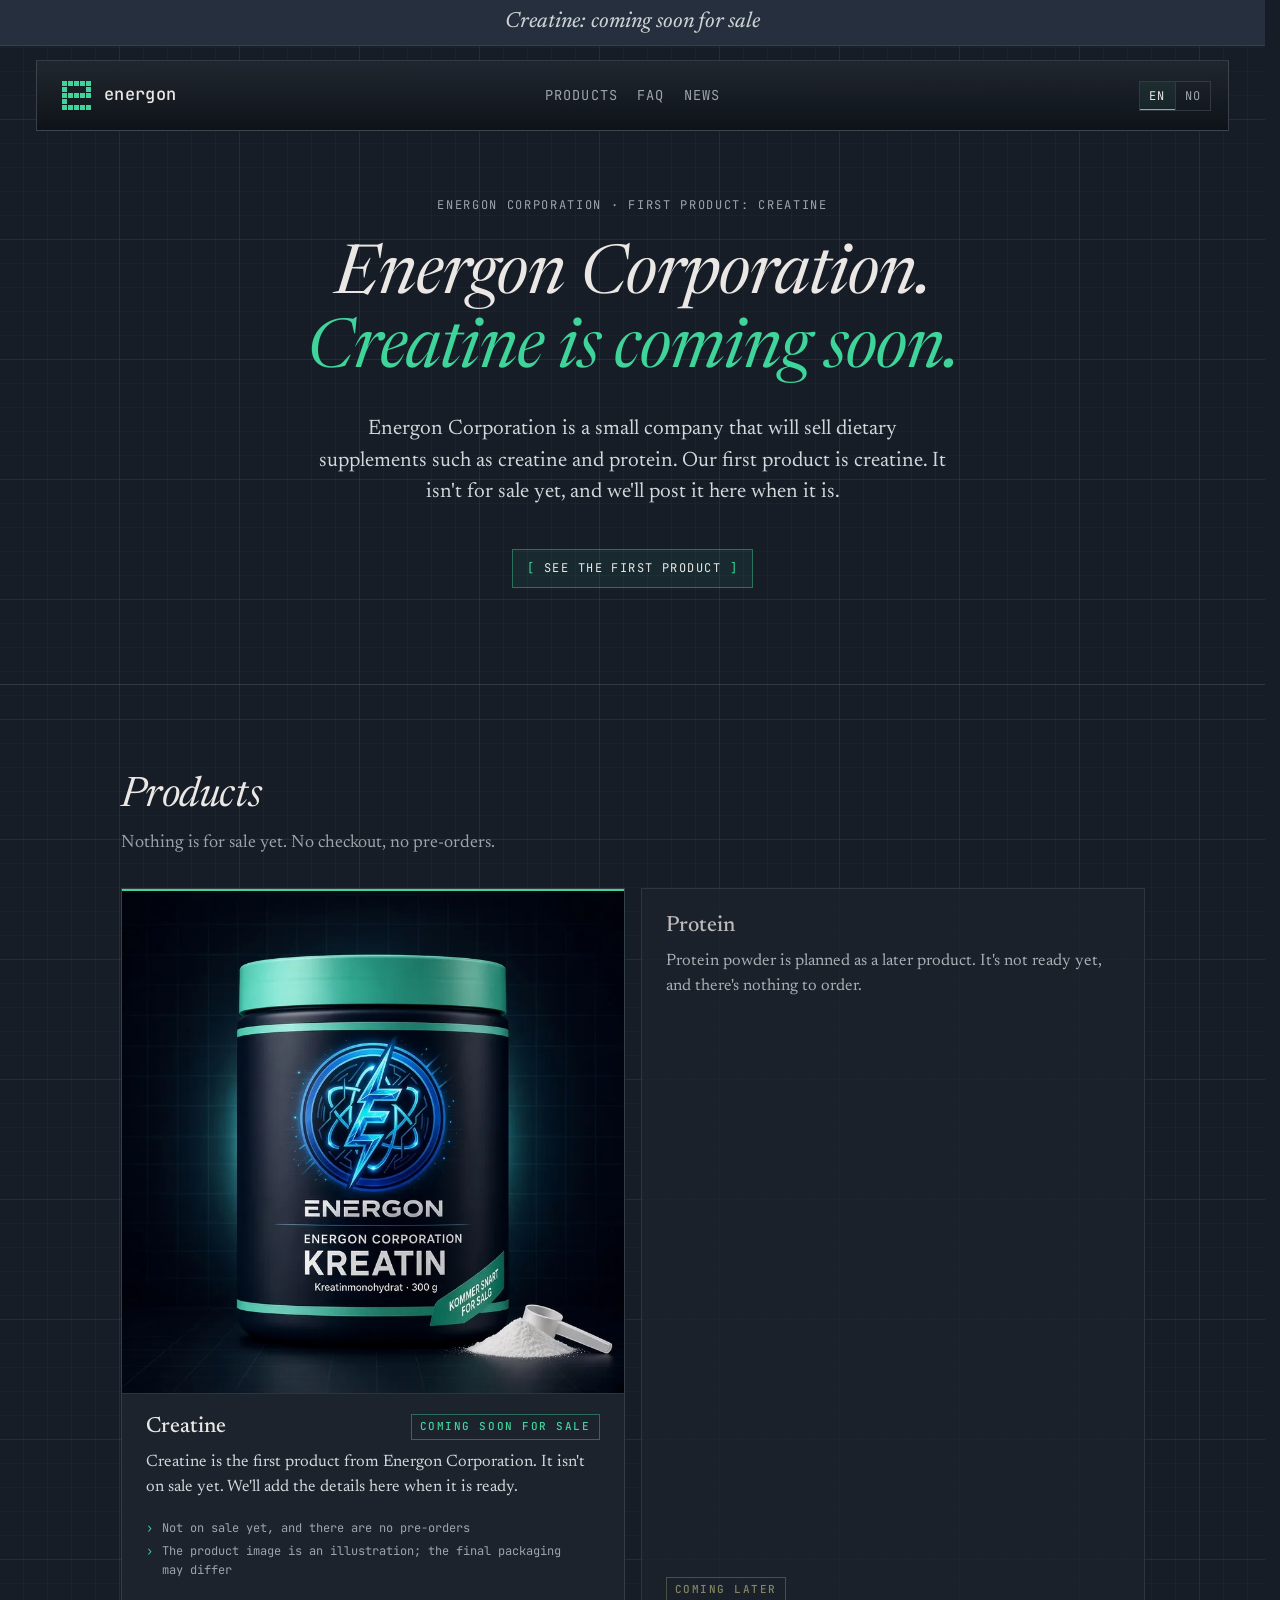
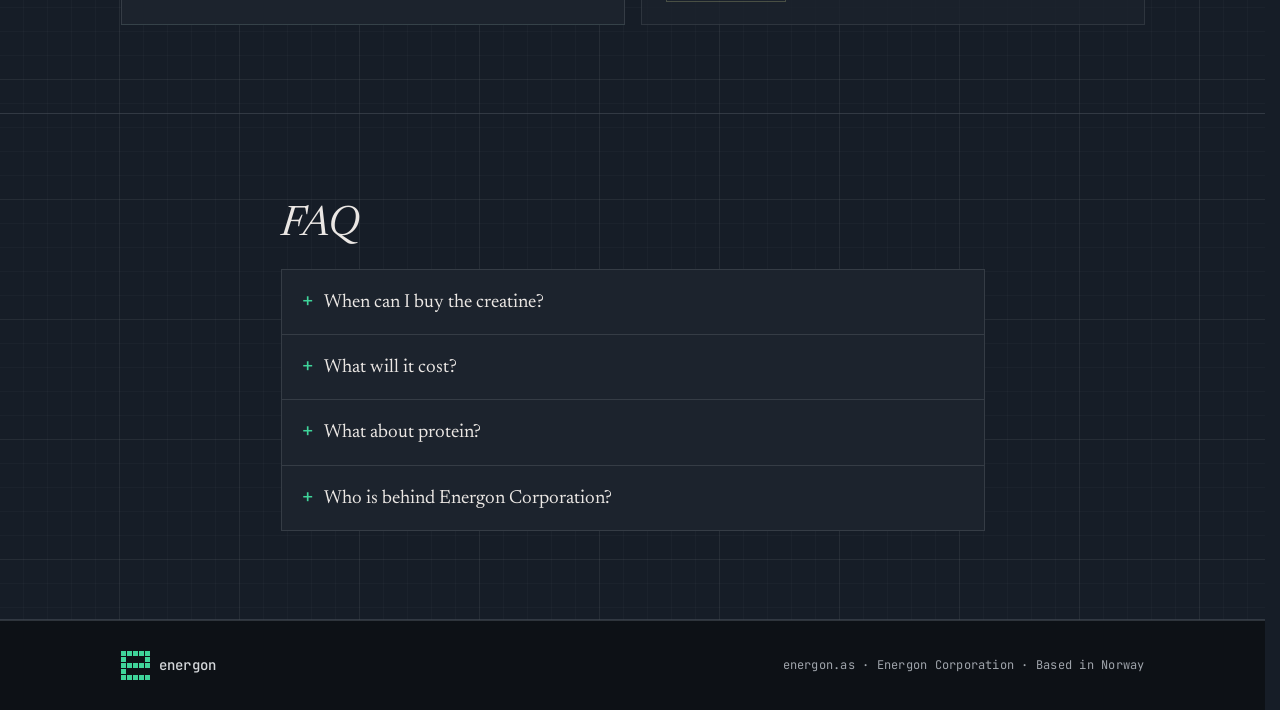
<file: index.html>
<!doctype html>
<html lang="en">
<head>
  <meta charset="utf-8">
  <meta name="viewport" content="width=device-width, initial-scale=1">
  <title>Energon Corporation: creatine, coming soon</title>
  <meta name="description" content="Energon Corporation is a small Norwegian supplement company. Our first product is creatine, and it is coming soon for sale. Protein comes later.">
  <link rel="canonical" href="https://energon.as/">
  <link rel="alternate" hreflang="en" href="https://energon.as/">
  <link rel="alternate" hreflang="nb" href="https://energon.as/no/">
  <link rel="alternate" hreflang="x-default" href="https://energon.as/">
  <link rel="icon" href="/favicon.svg" type="image/svg+xml">
  <link rel="icon" href="/favicon-32.png" type="image/png" sizes="32x32">
  <link rel="apple-touch-icon" href="/apple-touch-icon.png" sizes="180x180">
  <meta name="theme-color" content="#161d27">
  <script src="/lang.js"></script>
  <link rel="stylesheet" href="/fonts.css">
  <link rel="stylesheet" href="/styles.css">
  <link rel="stylesheet" href="/nutrition.css">
</head>
<body>
  <header class="site-header">
    <aside class="site-announcement" aria-label="Announcement"><p>Creatine: coming soon for sale</p></aside>
    <div class="nav" data-nav-root data-nav-open="false">
      <div class="nav-inner">
        <a class="logo" href="/" aria-label="Energon Corporation home"><span class="logo-box"><svg xmlns="http://www.w3.org/2000/svg" class="nav-logo-anim" viewBox="0 0 29 29" width="29" height="29" shape-rendering="crispEdges" aria-hidden="true" focusable="false"><rect class="on i10" x="0" y="0" width="5" height="5"/><rect class="on i9" x="6" y="0" width="5" height="5"/><rect class="on i8" x="12" y="0" width="5" height="5"/><rect class="on i7" x="18" y="0" width="5" height="5"/><rect class="on i6" x="24" y="0" width="5" height="5"/><rect class="on i11" x="0" y="6" width="5" height="5"/><rect class="off" x="6" y="6" width="5" height="5"/><rect class="off" x="12" y="6" width="5" height="5"/><rect class="off" x="18" y="6" width="5" height="5"/><rect class="on i5" x="24" y="6" width="5" height="5"/><rect class="on i0" x="0" y="12" width="5" height="5"/><rect class="on i1" x="6" y="12" width="5" height="5"/><rect class="on i2" x="12" y="12" width="5" height="5"/><rect class="on i3" x="18" y="12" width="5" height="5"/><rect class="on i4" x="24" y="12" width="5" height="5"/><rect class="on i12" x="0" y="18" width="5" height="5"/><rect class="off" x="6" y="18" width="5" height="5"/><rect class="off" x="12" y="18" width="5" height="5"/><rect class="off" x="18" y="18" width="5" height="5"/><rect class="off" x="24" y="18" width="5" height="5"/><rect class="on i13" x="0" y="24" width="5" height="5"/><rect class="on i14" x="6" y="24" width="5" height="5"/><rect class="on i15" x="12" y="24" width="5" height="5"/><rect class="on i16" x="18" y="24" width="5" height="5"/><rect class="on i17" x="24" y="24" width="5" height="5"/></svg></span><span class="wordmark">energon</span></a>
        <nav class="nav-links" aria-label="Main">
          <a href="#products">Products</a>
          <a href="#faq">FAQ</a>
          <a href="/news/">News</a>
        </nav>
        <div class="nav-end">
          <nav class="lang-switch" aria-label="Language"><a href="/" hreflang="en" lang="en" data-lang="en" aria-current="page">EN</a><a href="/no/" hreflang="nb" lang="nb" data-lang="nb">NO</a></nav>
          <button type="button" class="nav-toggle" aria-controls="navSheet" aria-expanded="false" aria-label="Open menu" data-nav-toggle>
          <span class="bt-bar" aria-hidden="true"><span></span><span></span><span></span><span></span></span>
          <span class="bt-bar" aria-hidden="true"><span></span><span></span><span></span><span></span></span>
          <span class="bt-bar" aria-hidden="true"><span></span><span></span><span></span><span></span></span>
        </button>
        </div>
      </div>
      <div class="nav-backdrop" data-nav-close></div>
      <div class="nav-sheet" id="navSheet">
        <nav class="nav-sheet-inner" aria-label="Main (mobile)">
          <a href="#products" data-nav-close>Products</a>
          <a href="#faq" data-nav-close>FAQ</a>
          <a href="/news/" data-nav-close>News</a>
        </nav>
      </div>
    </div>
  </header>

  <section class="hero">
    <div class="wrap">
      <p class="eyebrow">Energon Corporation · first product: creatine</p>
      <h1>Energon Corporation.<br><em>Creatine is coming soon.</em></h1>
      <p class="lead">Energon Corporation is a small company that will sell dietary supplements such as creatine and protein. Our first product is creatine. It isn't for sale yet, and we'll post it here when it is.</p>
      <p class="hero-actions"><a class="buy" href="#products">See the first product</a></p>
    </div>
  </section>

  <section id="products" class="section">
    <div class="wrap">
      <h2>Products</h2>
      <p class="section-lead">Nothing is for sale yet. No checkout, no pre-orders.</p>

      <div class="grid two">
        <article class="card featured">
          <picture class="product-media">
            <source srcset="/energon-kreatin-web.webp" type="image/webp">
            <img src="/energon-kreatin-web.jpg" width="800" height="800" loading="lazy" decoding="async" alt="Product image of an Energon Corporation creatine tub: a dark tub with a mint lid, the blue Energon lightning logo and a green label that says the product is coming soon for sale.">
          </picture>
          <div class="card-top"><h4>Creatine</h4><span class="tag soon">Coming soon for sale</span></div>
          <p>Creatine is the first product from Energon Corporation. It isn't on sale yet. We'll add the details here when it is ready.</p>
          <ul><li>Not on sale yet, and there are no pre-orders</li><li>The product image is an illustration; the final packaging may differ</li></ul>
        </article>
        <article class="card muted">
          <div class="card-top"><h4>Protein</h4></div>
          <p>Protein powder is planned as a later product. It's not ready yet, and there's nothing to order.</p>
          <span class="tag">Coming later</span>
        </article>
      </div>
    </div>
  </section>

  <section id="faq" class="section">
    <div class="wrap narrow">
      <h2>FAQ</h2>
      <details><summary>When can I buy the creatine?</summary><p>Soon, but there's no date yet. It will appear on this page when it's for sale.</p></details>
      <details><summary>What will it cost?</summary><p>The price isn't set yet. We'll publish it here together with the product details.</p></details>
      <details><summary>What about protein?</summary><p>It's coming later. There's nothing to order yet.</p></details>
      <details><summary>Who is behind Energon Corporation?</summary><p>Energon Corporation is a small company based in Norway. AI agents do most of the work, and the founder reviews everything before it's released.</p></details>
    </div>
  </section>

  <footer class="footer">
    <div class="wrap footer-inner">
      <span class="logo small"><img src="/logo-mark-29.svg" alt="" width="29" height="29"><span class="wordmark">energon</span></span>
      <span>energon.as · Energon Corporation · Based in Norway</span>
    </div>
  </footer>
  <script src="/nav.js" defer></script>
</body>
</html>
</file>
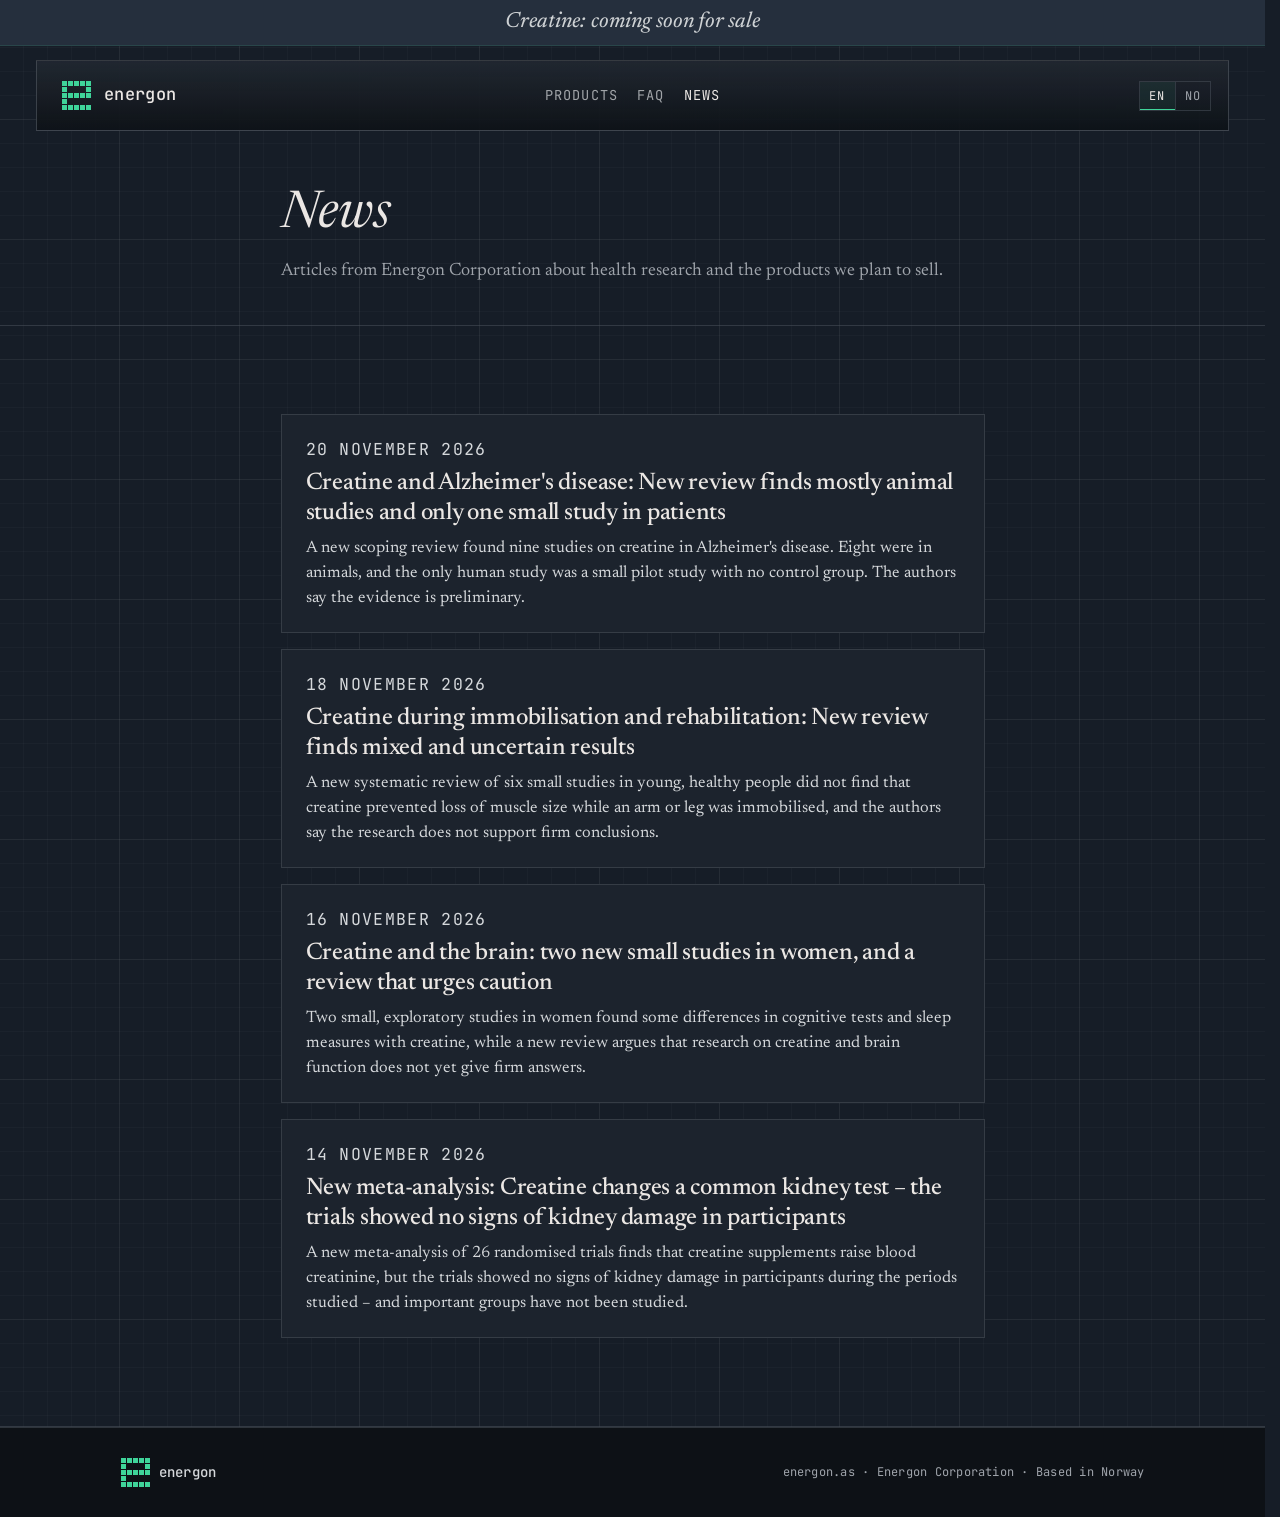
<file: news/index.html>
<!doctype html>
<html lang="en">
<head>
  <meta charset="utf-8">
  <meta name="viewport" content="width=device-width, initial-scale=1">
  <title>News · Energon Corporation</title>
  <meta name="description" content="News from Energon Corporation: articles about health research and supplements such as creatine.">
  <link rel="canonical" href="https://energon.as/news/">
  <link rel="alternate" hreflang="en" href="https://energon.as/news/">
  <link rel="alternate" hreflang="nb" href="https://energon.as/no/nyheter/">
  <link rel="alternate" hreflang="x-default" href="https://energon.as/news/">
  <link rel="icon" href="/favicon.svg" type="image/svg+xml">
  <link rel="icon" href="/favicon-32.png" type="image/png" sizes="32x32">
  <link rel="apple-touch-icon" href="/apple-touch-icon.png" sizes="180x180">
  <meta name="theme-color" content="#161d27">
  <script src="/lang.js"></script>
  <link rel="stylesheet" href="/fonts.css">
  <link rel="stylesheet" href="/styles.css">
  <link rel="stylesheet" href="/nutrition.css">
</head>
<body>
  <header class="site-header">
    <aside class="site-announcement" aria-label="Announcement"><p>Creatine: coming soon for sale</p></aside>
    <div class="nav" data-nav-root data-nav-open="false">
      <div class="nav-inner">
        <a class="logo" href="/" aria-label="Energon Corporation home"><span class="logo-box"><svg xmlns="http://www.w3.org/2000/svg" class="nav-logo-anim" viewBox="0 0 29 29" width="29" height="29" shape-rendering="crispEdges" aria-hidden="true" focusable="false"><rect class="on i10" x="0" y="0" width="5" height="5"/><rect class="on i9" x="6" y="0" width="5" height="5"/><rect class="on i8" x="12" y="0" width="5" height="5"/><rect class="on i7" x="18" y="0" width="5" height="5"/><rect class="on i6" x="24" y="0" width="5" height="5"/><rect class="on i11" x="0" y="6" width="5" height="5"/><rect class="off" x="6" y="6" width="5" height="5"/><rect class="off" x="12" y="6" width="5" height="5"/><rect class="off" x="18" y="6" width="5" height="5"/><rect class="on i5" x="24" y="6" width="5" height="5"/><rect class="on i0" x="0" y="12" width="5" height="5"/><rect class="on i1" x="6" y="12" width="5" height="5"/><rect class="on i2" x="12" y="12" width="5" height="5"/><rect class="on i3" x="18" y="12" width="5" height="5"/><rect class="on i4" x="24" y="12" width="5" height="5"/><rect class="on i12" x="0" y="18" width="5" height="5"/><rect class="off" x="6" y="18" width="5" height="5"/><rect class="off" x="12" y="18" width="5" height="5"/><rect class="off" x="18" y="18" width="5" height="5"/><rect class="off" x="24" y="18" width="5" height="5"/><rect class="on i13" x="0" y="24" width="5" height="5"/><rect class="on i14" x="6" y="24" width="5" height="5"/><rect class="on i15" x="12" y="24" width="5" height="5"/><rect class="on i16" x="18" y="24" width="5" height="5"/><rect class="on i17" x="24" y="24" width="5" height="5"/></svg></span><span class="wordmark">energon</span></a>
        <nav class="nav-links" aria-label="Main">
          <a href="/#products">Products</a>
          <a href="/#faq">FAQ</a>
          <a href="/news/" aria-current="page">News</a>
        </nav>
        <div class="nav-end">
          <nav class="lang-switch" aria-label="Language"><a href="/news/" hreflang="en" lang="en" data-lang="en" aria-current="page">EN</a><a href="/no/nyheter/" hreflang="nb" lang="nb" data-lang="nb">NO</a></nav>
          <button type="button" class="nav-toggle" aria-controls="navSheet" aria-expanded="false" aria-label="Open menu" data-label-open="Open menu" data-label-close="Close menu" data-nav-toggle>
<span class="bt-bar" aria-hidden="true"><span></span><span></span><span></span><span></span></span>
<span class="bt-bar" aria-hidden="true"><span></span><span></span><span></span><span></span></span>
<span class="bt-bar" aria-hidden="true"><span></span><span></span><span></span><span></span></span>
          </button>
        </div>
      </div>
      <div class="nav-backdrop" data-nav-close></div>
      <div class="nav-sheet" id="navSheet">
        <nav class="nav-sheet-inner" aria-label="Main (mobile)">
          <a href="/#products" data-nav-close>Products</a>
          <a href="/#faq" data-nav-close>FAQ</a>
          <a href="/news/" data-nav-close aria-current="page">News</a>
        </nav>
      </div>
    </div>
  </header>

  <section class="news-hero">
    <div class="wrap narrow">
      <h1>News</h1>
      <p class="section-lead">Articles from Energon Corporation about health research and the products we plan to sell.</p>
    </div>
  </section>

  <section class="section">
    <div class="wrap narrow">
    <ol class="news-list">
      <li><p class="news-meta"><time datetime="2026-11-20">20 November 2026</time></p><h2><a href="/news/creatine-alzheimers-scoping-review/">Creatine and Alzheimer&#x27;s disease: New review finds mostly animal studies and only one small study in patients</a></h2><p>A new scoping review found nine studies on creatine in Alzheimer&#x27;s disease. Eight were in animals, and the only human study was a small pilot study with no control group. The authors say the evidence is preliminary.</p></li>
      <li><p class="news-meta"><time datetime="2026-11-18">18 November 2026</time></p><h2><a href="/news/creatine-immobilisation-systematic-review/">Creatine during immobilisation and rehabilitation: New review finds mixed and uncertain results</a></h2><p>A new systematic review of six small studies in young, healthy people did not find that creatine prevented loss of muscle size while an arm or leg was immobilised, and the authors say the research does not support firm conclusions.</p></li>
      <li><p class="news-meta"><time datetime="2026-11-16">16 November 2026</time></p><h2><a href="/news/creatine-cognition-women-new-studies/">Creatine and the brain: two new small studies in women, and a review that urges caution</a></h2><p>Two small, exploratory studies in women found some differences in cognitive tests and sleep measures with creatine, while a new review argues that research on creatine and brain function does not yet give firm answers.</p></li>
      <li><p class="news-meta"><time datetime="2026-11-14">14 November 2026</time></p><h2><a href="/news/creatine-kidney-health-meta-analysis/">New meta-analysis: Creatine changes a common kidney test – the trials showed no signs of kidney damage in participants</a></h2><p>A new meta-analysis of 26 randomised trials finds that creatine supplements raise blood creatinine, but the trials showed no signs of kidney damage in participants during the periods studied – and important groups have not been studied.</p></li>
    </ol>
    </div>
  </section>

  <footer class="footer">
    <div class="wrap footer-inner">
      <span class="logo small"><img src="/logo-mark-29.svg" alt="" width="29" height="29"><span class="wordmark">energon</span></span>
      <span>energon.as · Energon Corporation · Based in Norway</span>
    </div>
  </footer>
  <script src="/nav.js" defer></script>
</body>
</html>
</file>
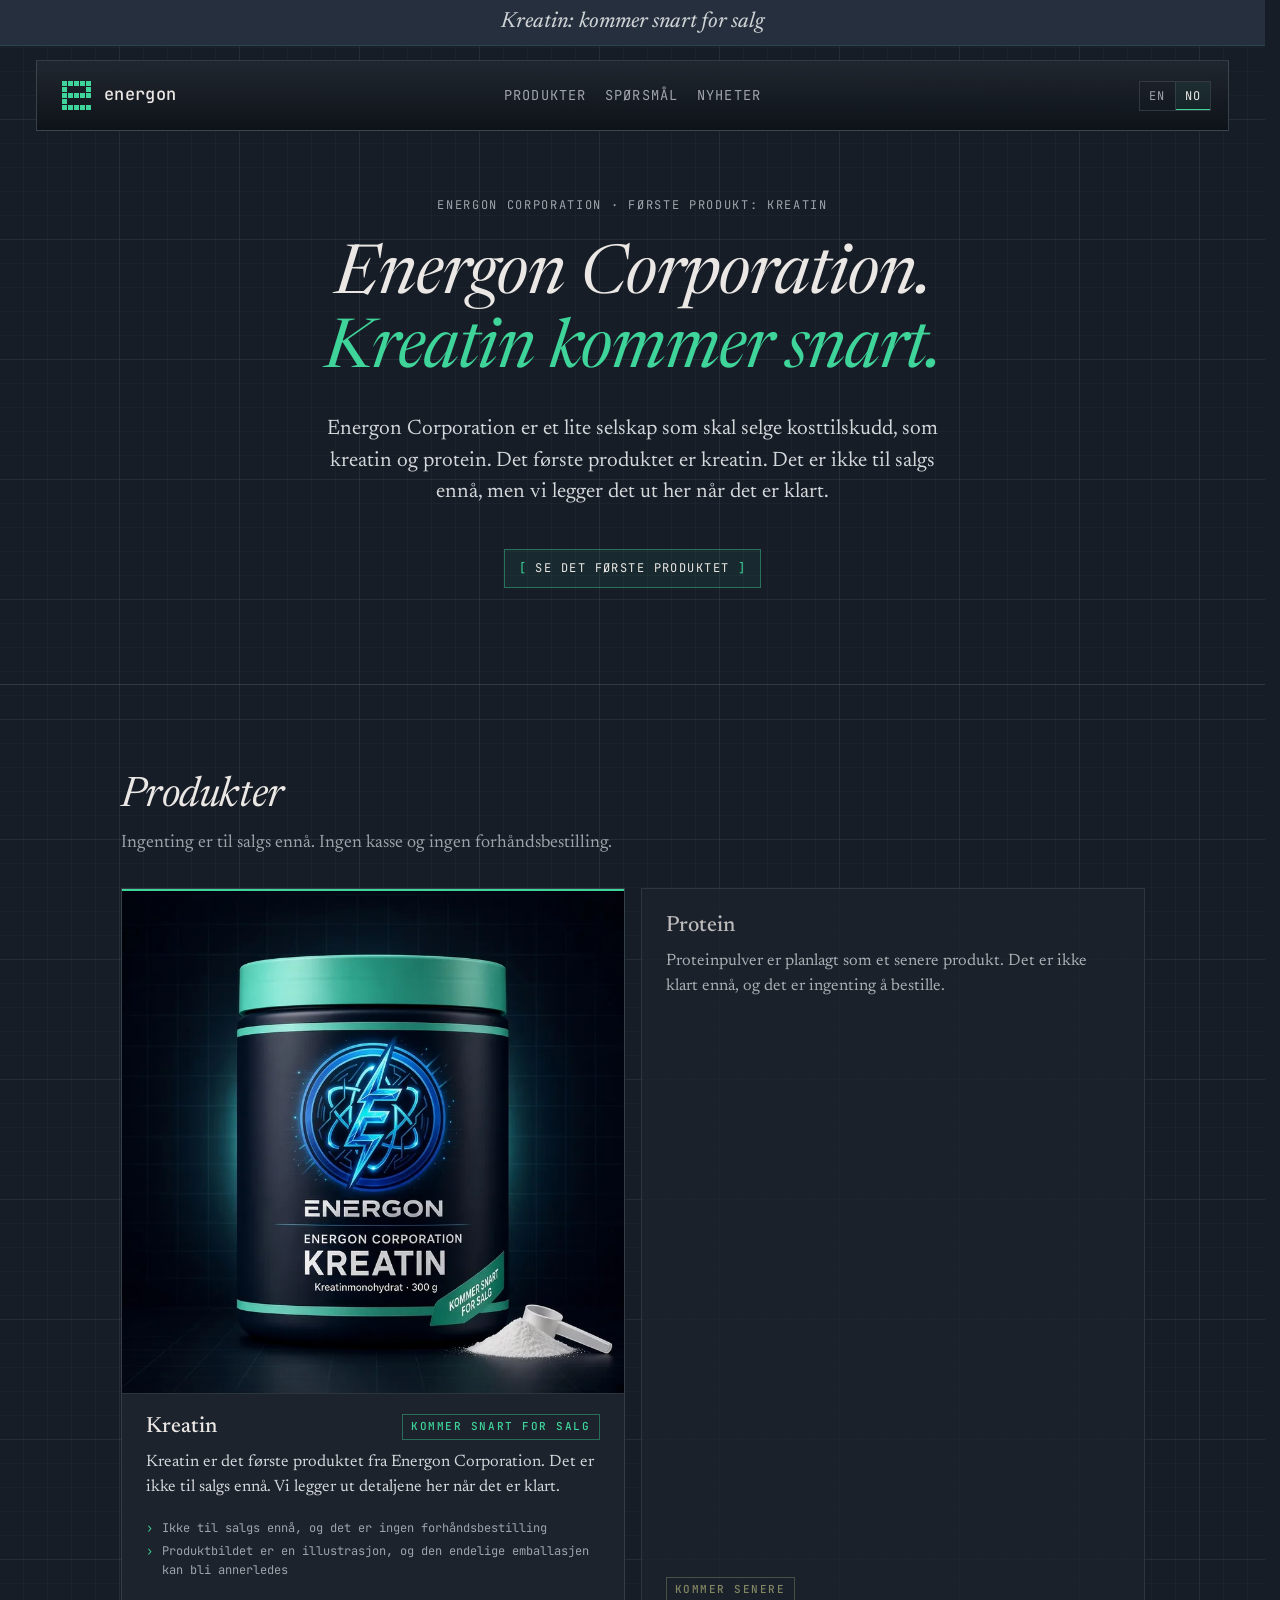
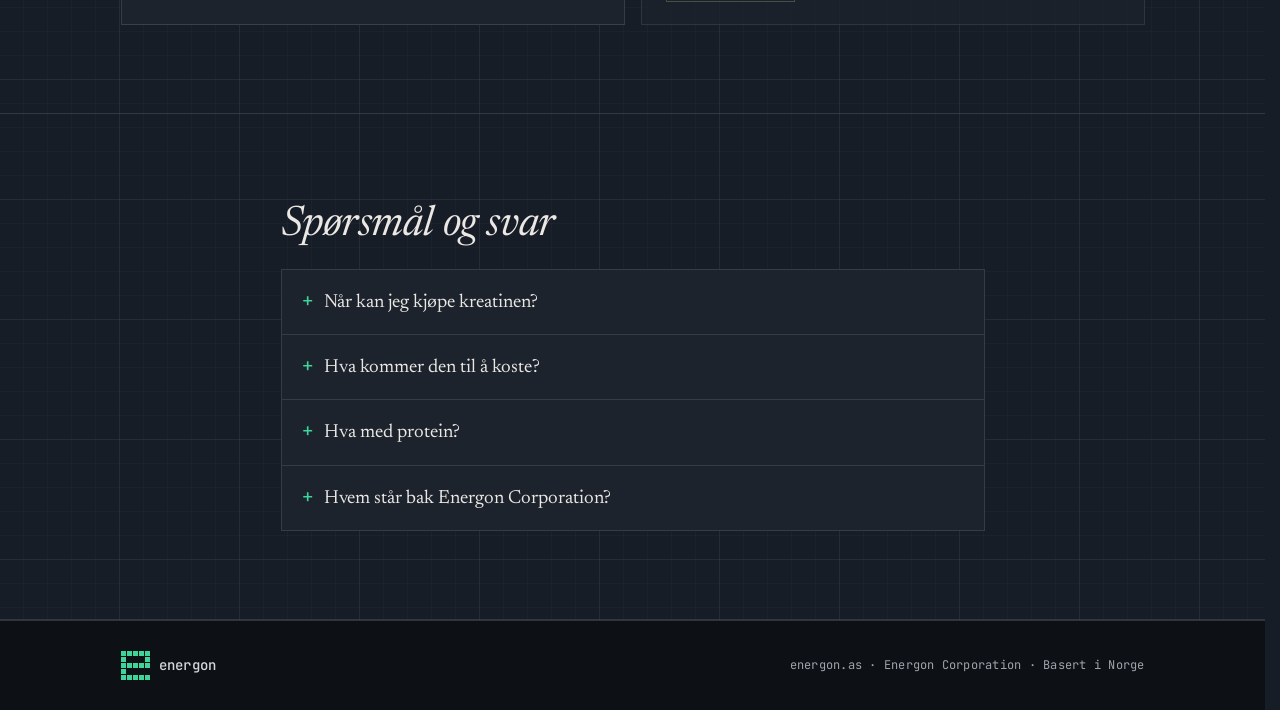
<file: no/index.html>
<!doctype html>
<html lang="nb">
<head>
  <meta charset="utf-8">
  <meta name="viewport" content="width=device-width, initial-scale=1">
  <title>Energon Corporation: kreatin kommer snart</title>
  <meta name="description" content="Energon Corporation er et lite norsk selskap som skal selge kosttilskudd. Det første produktet er kreatin, og det kommer snart for salg. Protein kommer senere.">
  <link rel="canonical" href="https://energon.as/no/">
  <link rel="alternate" hreflang="en" href="https://energon.as/">
  <link rel="alternate" hreflang="nb" href="https://energon.as/no/">
  <link rel="alternate" hreflang="x-default" href="https://energon.as/">
  <link rel="icon" href="/favicon.svg" type="image/svg+xml">
  <link rel="icon" href="/favicon-32.png" type="image/png" sizes="32x32">
  <link rel="apple-touch-icon" href="/apple-touch-icon.png" sizes="180x180">
  <meta name="theme-color" content="#161d27">
  <script src="/lang.js"></script>
  <link rel="stylesheet" href="/fonts.css">
  <link rel="stylesheet" href="/styles.css">
  <link rel="stylesheet" href="/nutrition.css">
</head>
<body>
  <header class="site-header">
    <aside class="site-announcement" aria-label="Kunngjøring"><p>Kreatin: kommer snart for salg</p></aside>
    <div class="nav" data-nav-root data-nav-open="false">
      <div class="nav-inner">
        <a class="logo" href="/no/" aria-label="Energon Corporation – forsiden"><span class="logo-box"><svg xmlns="http://www.w3.org/2000/svg" class="nav-logo-anim" viewBox="0 0 29 29" width="29" height="29" shape-rendering="crispEdges" aria-hidden="true" focusable="false"><rect class="on i10" x="0" y="0" width="5" height="5"/><rect class="on i9" x="6" y="0" width="5" height="5"/><rect class="on i8" x="12" y="0" width="5" height="5"/><rect class="on i7" x="18" y="0" width="5" height="5"/><rect class="on i6" x="24" y="0" width="5" height="5"/><rect class="on i11" x="0" y="6" width="5" height="5"/><rect class="off" x="6" y="6" width="5" height="5"/><rect class="off" x="12" y="6" width="5" height="5"/><rect class="off" x="18" y="6" width="5" height="5"/><rect class="on i5" x="24" y="6" width="5" height="5"/><rect class="on i0" x="0" y="12" width="5" height="5"/><rect class="on i1" x="6" y="12" width="5" height="5"/><rect class="on i2" x="12" y="12" width="5" height="5"/><rect class="on i3" x="18" y="12" width="5" height="5"/><rect class="on i4" x="24" y="12" width="5" height="5"/><rect class="on i12" x="0" y="18" width="5" height="5"/><rect class="off" x="6" y="18" width="5" height="5"/><rect class="off" x="12" y="18" width="5" height="5"/><rect class="off" x="18" y="18" width="5" height="5"/><rect class="off" x="24" y="18" width="5" height="5"/><rect class="on i13" x="0" y="24" width="5" height="5"/><rect class="on i14" x="6" y="24" width="5" height="5"/><rect class="on i15" x="12" y="24" width="5" height="5"/><rect class="on i16" x="18" y="24" width="5" height="5"/><rect class="on i17" x="24" y="24" width="5" height="5"/></svg></span><span class="wordmark">energon</span></a>
        <nav class="nav-links" aria-label="Hovedmeny">
          <a href="#products">Produkter</a>
          <a href="#faq">Spørsmål</a>
          <a href="/no/nyheter/">Nyheter</a>
        </nav>
        <div class="nav-end">
          <nav class="lang-switch" aria-label="Språk"><a href="/" hreflang="en" lang="en" data-lang="en">EN</a><a href="/no/" hreflang="nb" lang="nb" data-lang="nb" aria-current="page">NO</a></nav>
          <button type="button" class="nav-toggle" aria-controls="navSheet" aria-expanded="false" aria-label="Åpne menyen" data-label-open="Åpne menyen" data-label-close="Lukk menyen" data-nav-toggle>
          <span class="bt-bar" aria-hidden="true"><span></span><span></span><span></span><span></span></span>
          <span class="bt-bar" aria-hidden="true"><span></span><span></span><span></span><span></span></span>
          <span class="bt-bar" aria-hidden="true"><span></span><span></span><span></span><span></span></span>
        </button>
        </div>
      </div>
      <div class="nav-backdrop" data-nav-close></div>
      <div class="nav-sheet" id="navSheet">
        <nav class="nav-sheet-inner" aria-label="Hovedmeny (mobil)">
          <a href="#products" data-nav-close>Produkter</a>
          <a href="#faq" data-nav-close>Spørsmål</a>
          <a href="/no/nyheter/" data-nav-close>Nyheter</a>
        </nav>
      </div>
    </div>
  </header>

  <section class="hero">
    <div class="wrap">
      <p class="eyebrow">Energon Corporation · første produkt: kreatin</p>
      <h1>Energon Corporation.<br><em>Kreatin kommer snart.</em></h1>
      <p class="lead">Energon Corporation er et lite selskap som skal selge kosttilskudd, som kreatin og protein. Det første produktet er kreatin. Det er ikke til salgs ennå, men vi legger det ut her når det er klart.</p>
      <p class="hero-actions"><a class="buy" href="#products">Se det første produktet</a></p>
    </div>
  </section>

  <section id="products" class="section">
    <div class="wrap">
      <h2>Produkter</h2>
      <p class="section-lead">Ingenting er til salgs ennå. Ingen kasse og ingen forhåndsbestilling.</p>

      <div class="grid two">
        <article class="card featured">
          <picture class="product-media">
            <source srcset="/energon-kreatin-web.webp" type="image/webp">
            <img src="/energon-kreatin-web.jpg" width="800" height="800" loading="lazy" decoding="async" alt="Produktbilde av en boks kreatin fra Energon Corporation: en mørk boks med mintgrønt lokk, Energons blå lynlogo og en grønn etikett der det står at produktet kommer snart for salg.">
          </picture>
          <div class="card-top"><h4>Kreatin</h4><span class="tag soon">Kommer snart for salg</span></div>
          <p>Kreatin er det første produktet fra Energon Corporation. Det er ikke til salgs ennå. Vi legger ut detaljene her når det er klart.</p>
          <ul><li>Ikke til salgs ennå, og det er ingen forhåndsbestilling</li><li>Produktbildet er en illustrasjon, og den endelige emballasjen kan bli annerledes</li></ul>
        </article>
        <article class="card muted">
          <div class="card-top"><h4>Protein</h4></div>
          <p>Proteinpulver er planlagt som et senere produkt. Det er ikke klart ennå, og det er ingenting å bestille.</p>
          <span class="tag">Kommer senere</span>
        </article>
      </div>
    </div>
  </section>

  <section id="faq" class="section">
    <div class="wrap narrow">
      <h2>Spørsmål og svar</h2>
      <details><summary>Når kan jeg kjøpe kreatinen?</summary><p>Snart, men vi har ingen dato ennå. Den dukker opp på denne siden når den er til salgs.</p></details>
      <details><summary>Hva kommer den til å koste?</summary><p>Prisen er ikke bestemt ennå. Vi legger den ut her sammen med produktdetaljene.</p></details>
      <details><summary>Hva med protein?</summary><p>Det kommer senere. Det er ingenting å bestille ennå.</p></details>
      <details><summary>Hvem står bak Energon Corporation?</summary><p>Energon Corporation er et lite selskap i Norge. AI-agenter gjør det meste av arbeidet, og grunnleggeren går gjennom alt før det blir lagt ut.</p></details>
    </div>
  </section>

  <footer class="footer">
    <div class="wrap footer-inner">
      <span class="logo small"><img src="/logo-mark-29.svg" alt="" width="29" height="29"><span class="wordmark">energon</span></span>
      <span>energon.as · Energon Corporation · Basert i Norge</span>
    </div>
  </footer>
  <script src="/nav.js" defer></script>
</body>
</html>
</file>
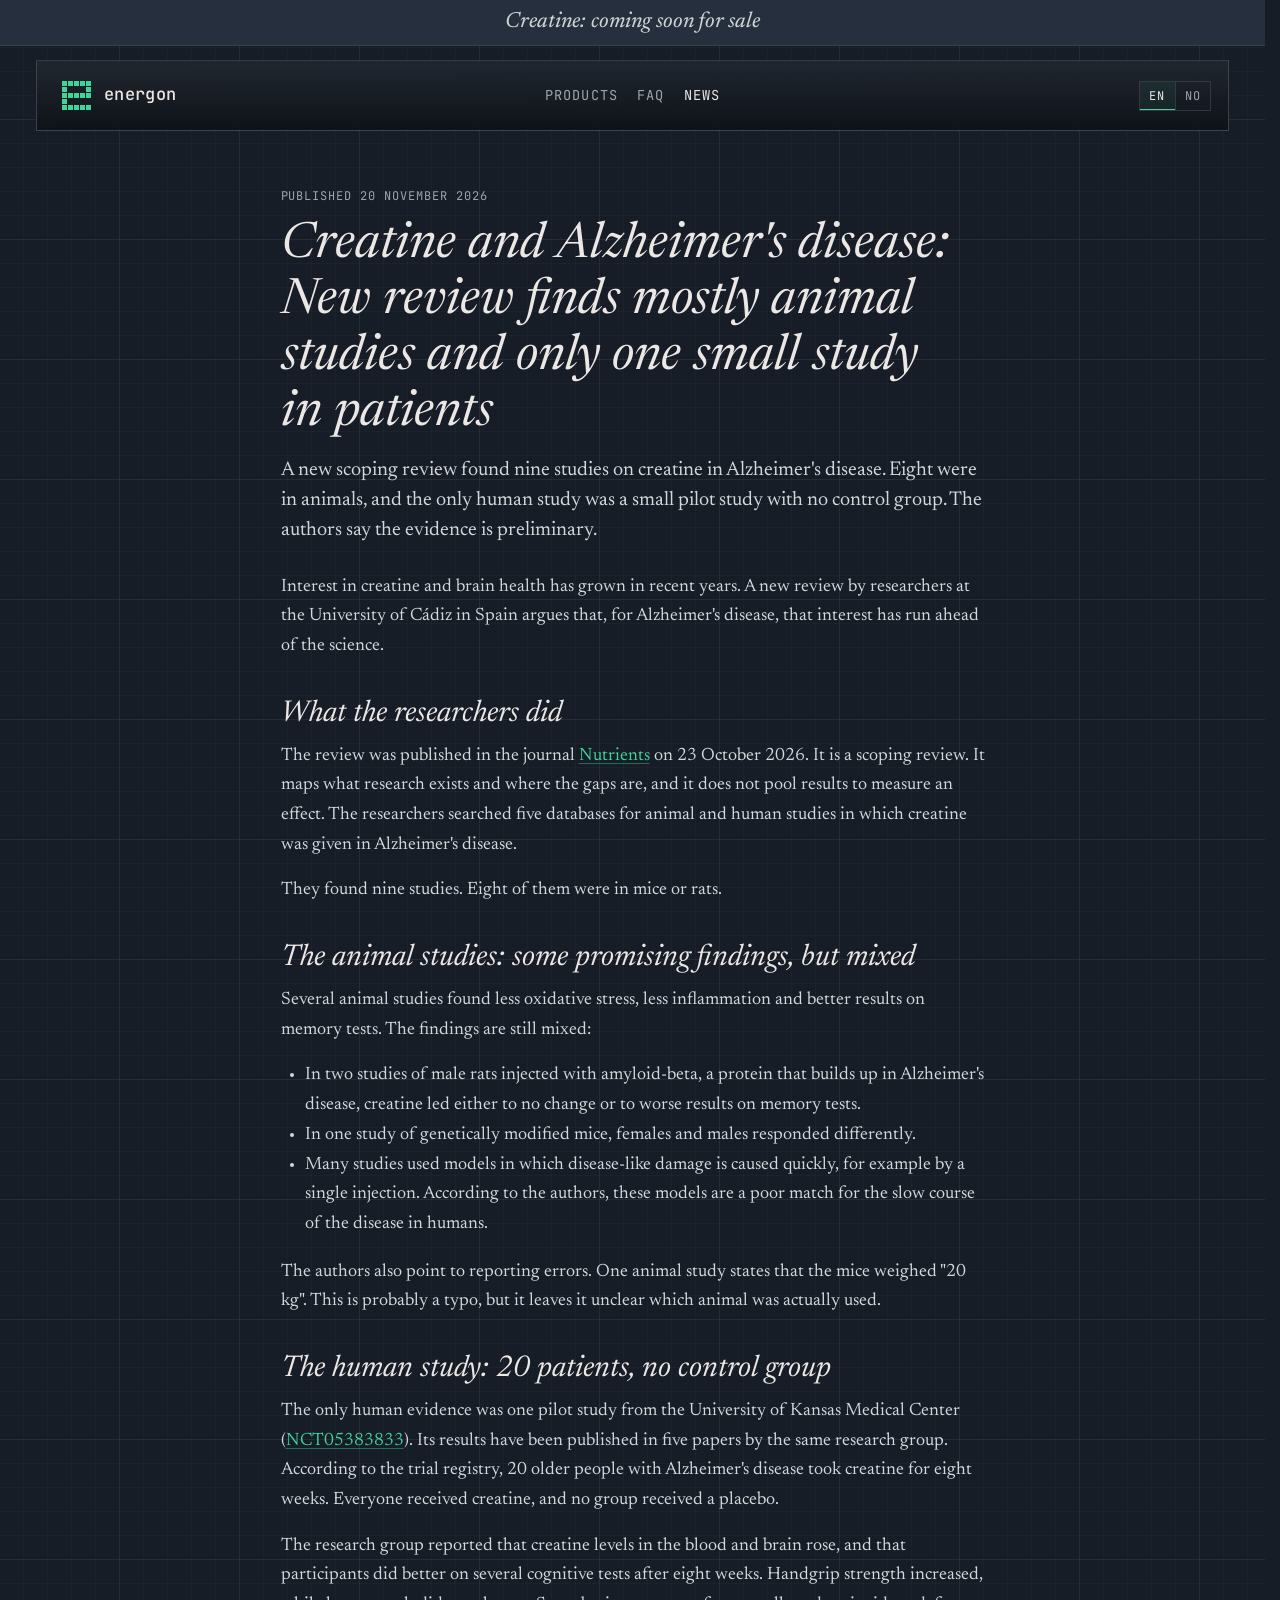
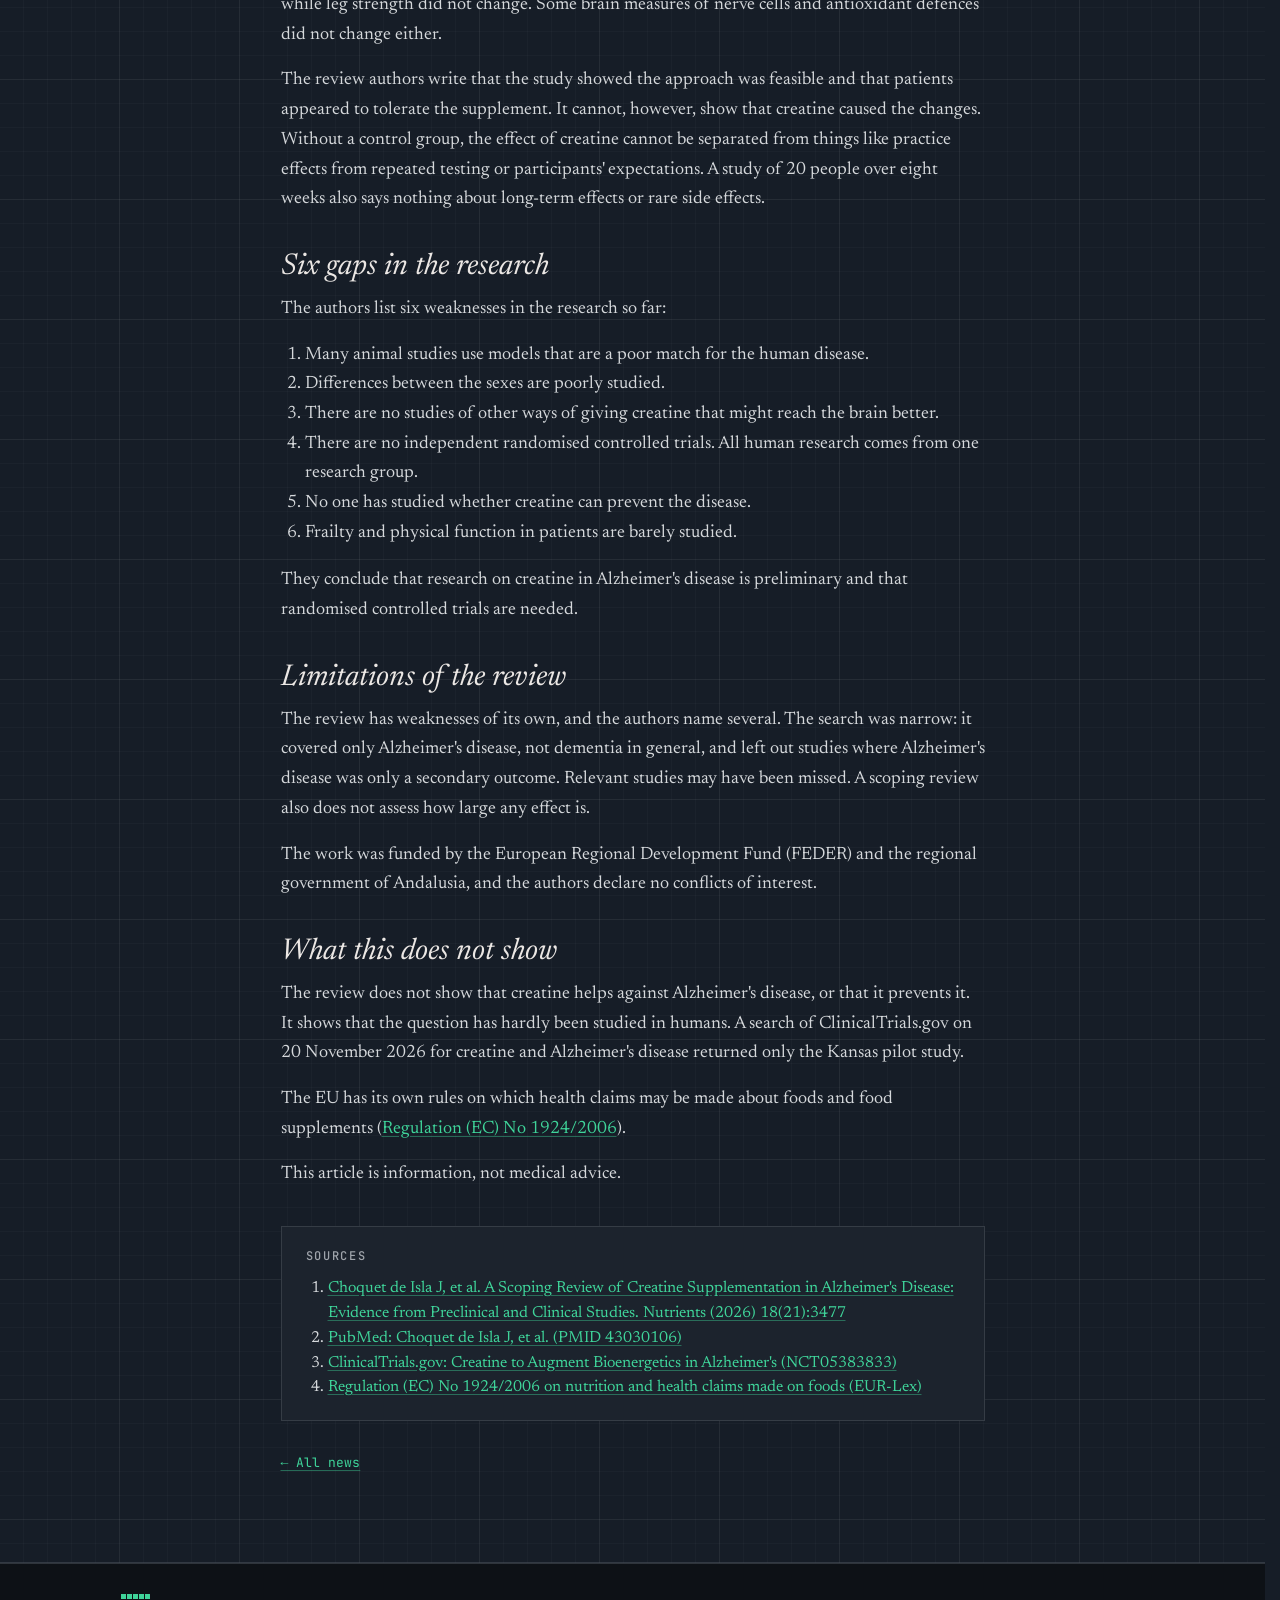
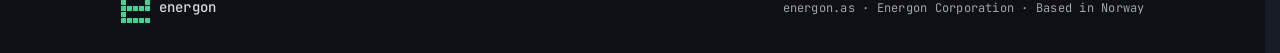
<file: news/creatine-alzheimers-scoping-review/index.html>
<!doctype html>
<html lang="en">
<head>
  <meta charset="utf-8">
  <meta name="viewport" content="width=device-width, initial-scale=1">
  <title>Creatine and Alzheimer&#x27;s disease: New review finds mostly animal studies and only one small study in patients · Energon Corporation</title>
  <meta name="description" content="A new scoping review found nine studies on creatine in Alzheimer&#x27;s disease. Eight were in animals, and the only human study was a small pilot study with no control group. The authors say the evidence is preliminary.">
  <link rel="canonical" href="https://energon.as/news/creatine-alzheimers-scoping-review/">
  <link rel="alternate" hreflang="en" href="https://energon.as/news/creatine-alzheimers-scoping-review/">
  <link rel="alternate" hreflang="nb" href="https://energon.as/no/nyheter/creatine-alzheimers-scoping-review/">
  <link rel="alternate" hreflang="x-default" href="https://energon.as/news/creatine-alzheimers-scoping-review/">
  <link rel="icon" href="/favicon.svg" type="image/svg+xml">
  <link rel="icon" href="/favicon-32.png" type="image/png" sizes="32x32">
  <link rel="apple-touch-icon" href="/apple-touch-icon.png" sizes="180x180">
  <meta name="theme-color" content="#161d27">
  <script src="/lang.js"></script>
  <link rel="stylesheet" href="/fonts.css">
  <link rel="stylesheet" href="/styles.css">
  <link rel="stylesheet" href="/nutrition.css">
</head>
<body>
  <header class="site-header">
    <aside class="site-announcement" aria-label="Announcement"><p>Creatine: coming soon for sale</p></aside>
    <div class="nav" data-nav-root data-nav-open="false">
      <div class="nav-inner">
        <a class="logo" href="/" aria-label="Energon Corporation home"><span class="logo-box"><svg xmlns="http://www.w3.org/2000/svg" class="nav-logo-anim" viewBox="0 0 29 29" width="29" height="29" shape-rendering="crispEdges" aria-hidden="true" focusable="false"><rect class="on i10" x="0" y="0" width="5" height="5"/><rect class="on i9" x="6" y="0" width="5" height="5"/><rect class="on i8" x="12" y="0" width="5" height="5"/><rect class="on i7" x="18" y="0" width="5" height="5"/><rect class="on i6" x="24" y="0" width="5" height="5"/><rect class="on i11" x="0" y="6" width="5" height="5"/><rect class="off" x="6" y="6" width="5" height="5"/><rect class="off" x="12" y="6" width="5" height="5"/><rect class="off" x="18" y="6" width="5" height="5"/><rect class="on i5" x="24" y="6" width="5" height="5"/><rect class="on i0" x="0" y="12" width="5" height="5"/><rect class="on i1" x="6" y="12" width="5" height="5"/><rect class="on i2" x="12" y="12" width="5" height="5"/><rect class="on i3" x="18" y="12" width="5" height="5"/><rect class="on i4" x="24" y="12" width="5" height="5"/><rect class="on i12" x="0" y="18" width="5" height="5"/><rect class="off" x="6" y="18" width="5" height="5"/><rect class="off" x="12" y="18" width="5" height="5"/><rect class="off" x="18" y="18" width="5" height="5"/><rect class="off" x="24" y="18" width="5" height="5"/><rect class="on i13" x="0" y="24" width="5" height="5"/><rect class="on i14" x="6" y="24" width="5" height="5"/><rect class="on i15" x="12" y="24" width="5" height="5"/><rect class="on i16" x="18" y="24" width="5" height="5"/><rect class="on i17" x="24" y="24" width="5" height="5"/></svg></span><span class="wordmark">energon</span></a>
        <nav class="nav-links" aria-label="Main">
          <a href="/#products">Products</a>
          <a href="/#faq">FAQ</a>
          <a href="/news/" aria-current="page">News</a>
        </nav>
        <div class="nav-end">
          <nav class="lang-switch" aria-label="Language"><a href="/news/creatine-alzheimers-scoping-review/" hreflang="en" lang="en" data-lang="en" aria-current="page">EN</a><a href="/no/nyheter/creatine-alzheimers-scoping-review/" hreflang="nb" lang="nb" data-lang="nb">NO</a></nav>
          <button type="button" class="nav-toggle" aria-controls="navSheet" aria-expanded="false" aria-label="Open menu" data-label-open="Open menu" data-label-close="Close menu" data-nav-toggle>
<span class="bt-bar" aria-hidden="true"><span></span><span></span><span></span><span></span></span>
<span class="bt-bar" aria-hidden="true"><span></span><span></span><span></span><span></span></span>
<span class="bt-bar" aria-hidden="true"><span></span><span></span><span></span><span></span></span>
          </button>
        </div>
      </div>
      <div class="nav-backdrop" data-nav-close></div>
      <div class="nav-sheet" id="navSheet">
        <nav class="nav-sheet-inner" aria-label="Main (mobile)">
          <a href="/#products" data-nav-close>Products</a>
          <a href="/#faq" data-nav-close>FAQ</a>
          <a href="/news/" data-nav-close aria-current="page">News</a>
        </nav>
      </div>
    </div>
  </header>

  <article class="article">
    <div class="wrap narrow">
      <p class="news-meta">Published <time datetime="2026-11-20">20 November 2026</time></p>
      <h1>Creatine and Alzheimer&#x27;s disease: New review finds mostly animal studies and only one small study in patients</h1>
      <p class="lead">A new scoping review found nine studies on creatine in Alzheimer&#x27;s disease. Eight were in animals, and the only human study was a small pilot study with no control group. The authors say the evidence is preliminary.</p>
      <div class="article-body">
<p>Interest in creatine and brain health has grown in recent years. A new review by researchers at the University of Cádiz in Spain argues that, for Alzheimer&#x27;s disease, that interest has run ahead of the science.</p>
<h2>What the researchers did</h2>
<p>The review was published in the journal <a href="https://doi.org/10.3390/nu18213477" rel="nofollow noopener noreferrer">Nutrients</a> on 23 October 2026. It is a scoping review. It maps what research exists and where the gaps are, and it does not pool results to measure an effect. The researchers searched five databases for animal and human studies in which creatine was given in Alzheimer&#x27;s disease.</p>
<p>They found nine studies. Eight of them were in mice or rats.</p>
<h2>The animal studies: some promising findings, but mixed</h2>
<p>Several animal studies found less oxidative stress, less inflammation and better results on memory tests. The findings are still mixed:</p>
<ul><li>In two studies of male rats injected with amyloid-beta, a protein that builds up in Alzheimer&#x27;s disease, creatine led either to no change or to worse results on memory tests.</li><li>In one study of genetically modified mice, females and males responded differently.</li><li>Many studies used models in which disease-like damage is caused quickly, for example by a single injection. According to the authors, these models are a poor match for the slow course of the disease in humans.</li></ul>
<p>The authors also point to reporting errors. One animal study states that the mice weighed &quot;20 kg&quot;. This is probably a typo, but it leaves it unclear which animal was actually used.</p>
<h2>The human study: 20 patients, no control group</h2>
<p>The only human evidence was one pilot study from the University of Kansas Medical Center (<a href="https://clinicaltrials.gov/study/NCT05383833" rel="nofollow noopener noreferrer">NCT05383833</a>). Its results have been published in five papers by the same research group. According to the trial registry, 20 older people with Alzheimer&#x27;s disease took creatine for eight weeks. Everyone received creatine, and no group received a placebo.</p>
<p>The research group reported that creatine levels in the blood and brain rose, and that participants did better on several cognitive tests after eight weeks. Handgrip strength increased, while leg strength did not change. Some brain measures of nerve cells and antioxidant defences did not change either.</p>
<p>The review authors write that the study showed the approach was feasible and that patients appeared to tolerate the supplement. It cannot, however, show that creatine caused the changes. Without a control group, the effect of creatine cannot be separated from things like practice effects from repeated testing or participants&#x27; expectations. A study of 20 people over eight weeks also says nothing about long-term effects or rare side effects.</p>
<h2>Six gaps in the research</h2>
<p>The authors list six weaknesses in the research so far:</p>
<ol><li>Many animal studies use models that are a poor match for the human disease.</li><li>Differences between the sexes are poorly studied.</li><li>There are no studies of other ways of giving creatine that might reach the brain better.</li><li>There are no independent randomised controlled trials. All human research comes from one research group.</li><li>No one has studied whether creatine can prevent the disease.</li><li>Frailty and physical function in patients are barely studied.</li></ol>
<p>They conclude that research on creatine in Alzheimer&#x27;s disease is preliminary and that randomised controlled trials are needed.</p>
<h2>Limitations of the review</h2>
<p>The review has weaknesses of its own, and the authors name several. The search was narrow: it covered only Alzheimer&#x27;s disease, not dementia in general, and left out studies where Alzheimer&#x27;s disease was only a secondary outcome. Relevant studies may have been missed. A scoping review also does not assess how large any effect is.</p>
<p>The work was funded by the European Regional Development Fund (FEDER) and the regional government of Andalusia, and the authors declare no conflicts of interest.</p>
<h2>What this does not show</h2>
<p>The review does not show that creatine helps against Alzheimer&#x27;s disease, or that it prevents it. It shows that the question has hardly been studied in humans. A search of ClinicalTrials.gov on 20 November 2026 for creatine and Alzheimer&#x27;s disease returned only the Kansas pilot study.</p>
<p>The EU has its own rules on which health claims may be made about foods and food supplements (<a href="https://eur-lex.europa.eu/eli/reg/2006/1924/oj" rel="nofollow noopener noreferrer">Regulation (EC) No 1924/2006</a>).</p>
<p>This article is information, not medical advice.</p>
      </div>
      <section class="sources" aria-label="Sources">
        <h2>Sources</h2>
        <ol>
        <li><a href="https://doi.org/10.3390/nu18213477" rel="nofollow noopener noreferrer">Choquet de Isla J, et al. A Scoping Review of Creatine Supplementation in Alzheimer&#x27;s Disease: Evidence from Preclinical and Clinical Studies. Nutrients (2026) 18(21):3477</a></li>
        <li><a href="https://pubmed.ncbi.nlm.nih.gov/43030106/" rel="nofollow noopener noreferrer">PubMed: Choquet de Isla J, et al. (PMID 43030106)</a></li>
        <li><a href="https://clinicaltrials.gov/study/NCT05383833" rel="nofollow noopener noreferrer">ClinicalTrials.gov: Creatine to Augment Bioenergetics in Alzheimer&#x27;s (NCT05383833)</a></li>
        <li><a href="https://eur-lex.europa.eu/eli/reg/2006/1924/oj" rel="nofollow noopener noreferrer">Regulation (EC) No 1924/2006 on nutrition and health claims made on foods (EUR-Lex)</a></li>
        </ol>
      </section>
      <p class="back-link"><a href="/news/">← All news</a></p>
    </div>
  </article>

  <footer class="footer">
    <div class="wrap footer-inner">
      <span class="logo small"><img src="/logo-mark-29.svg" alt="" width="29" height="29"><span class="wordmark">energon</span></span>
      <span>energon.as · Energon Corporation · Based in Norway</span>
    </div>
  </footer>
  <script src="/nav.js" defer></script>
</body>
</html>
</file>
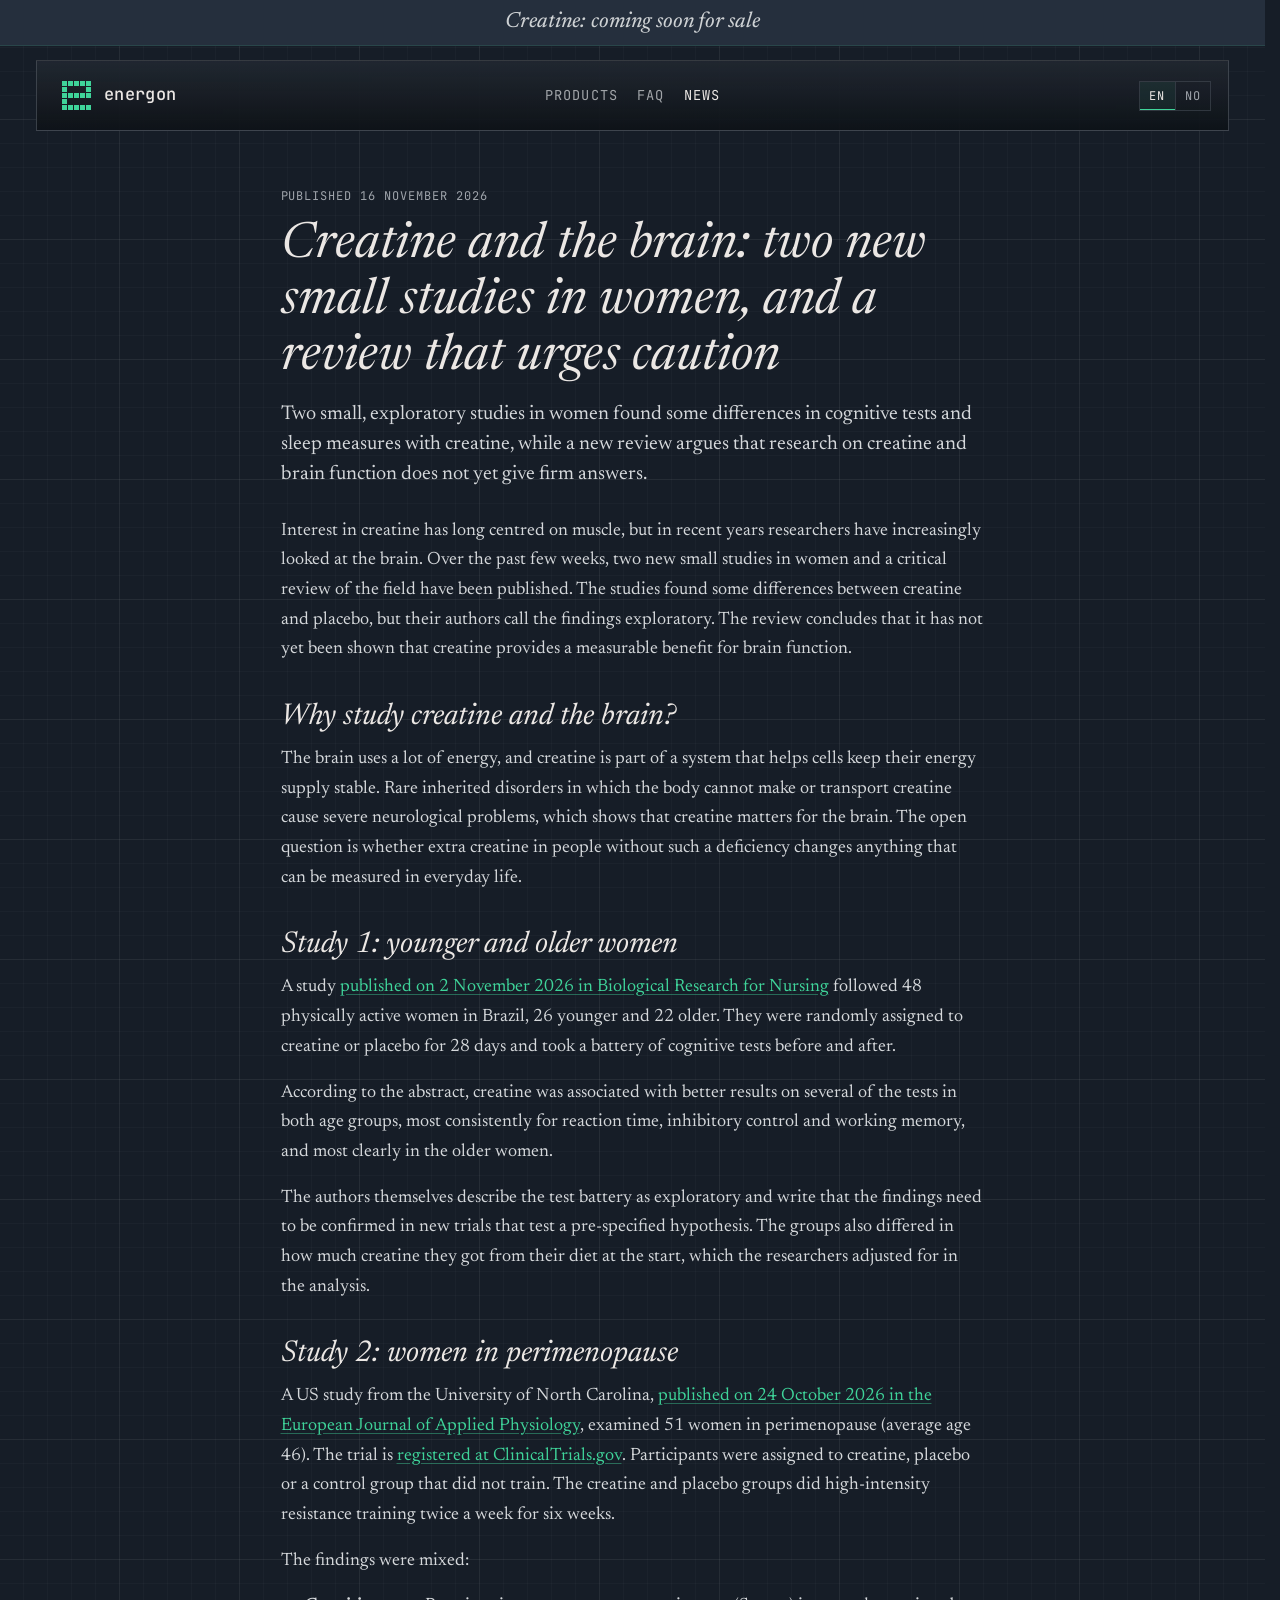
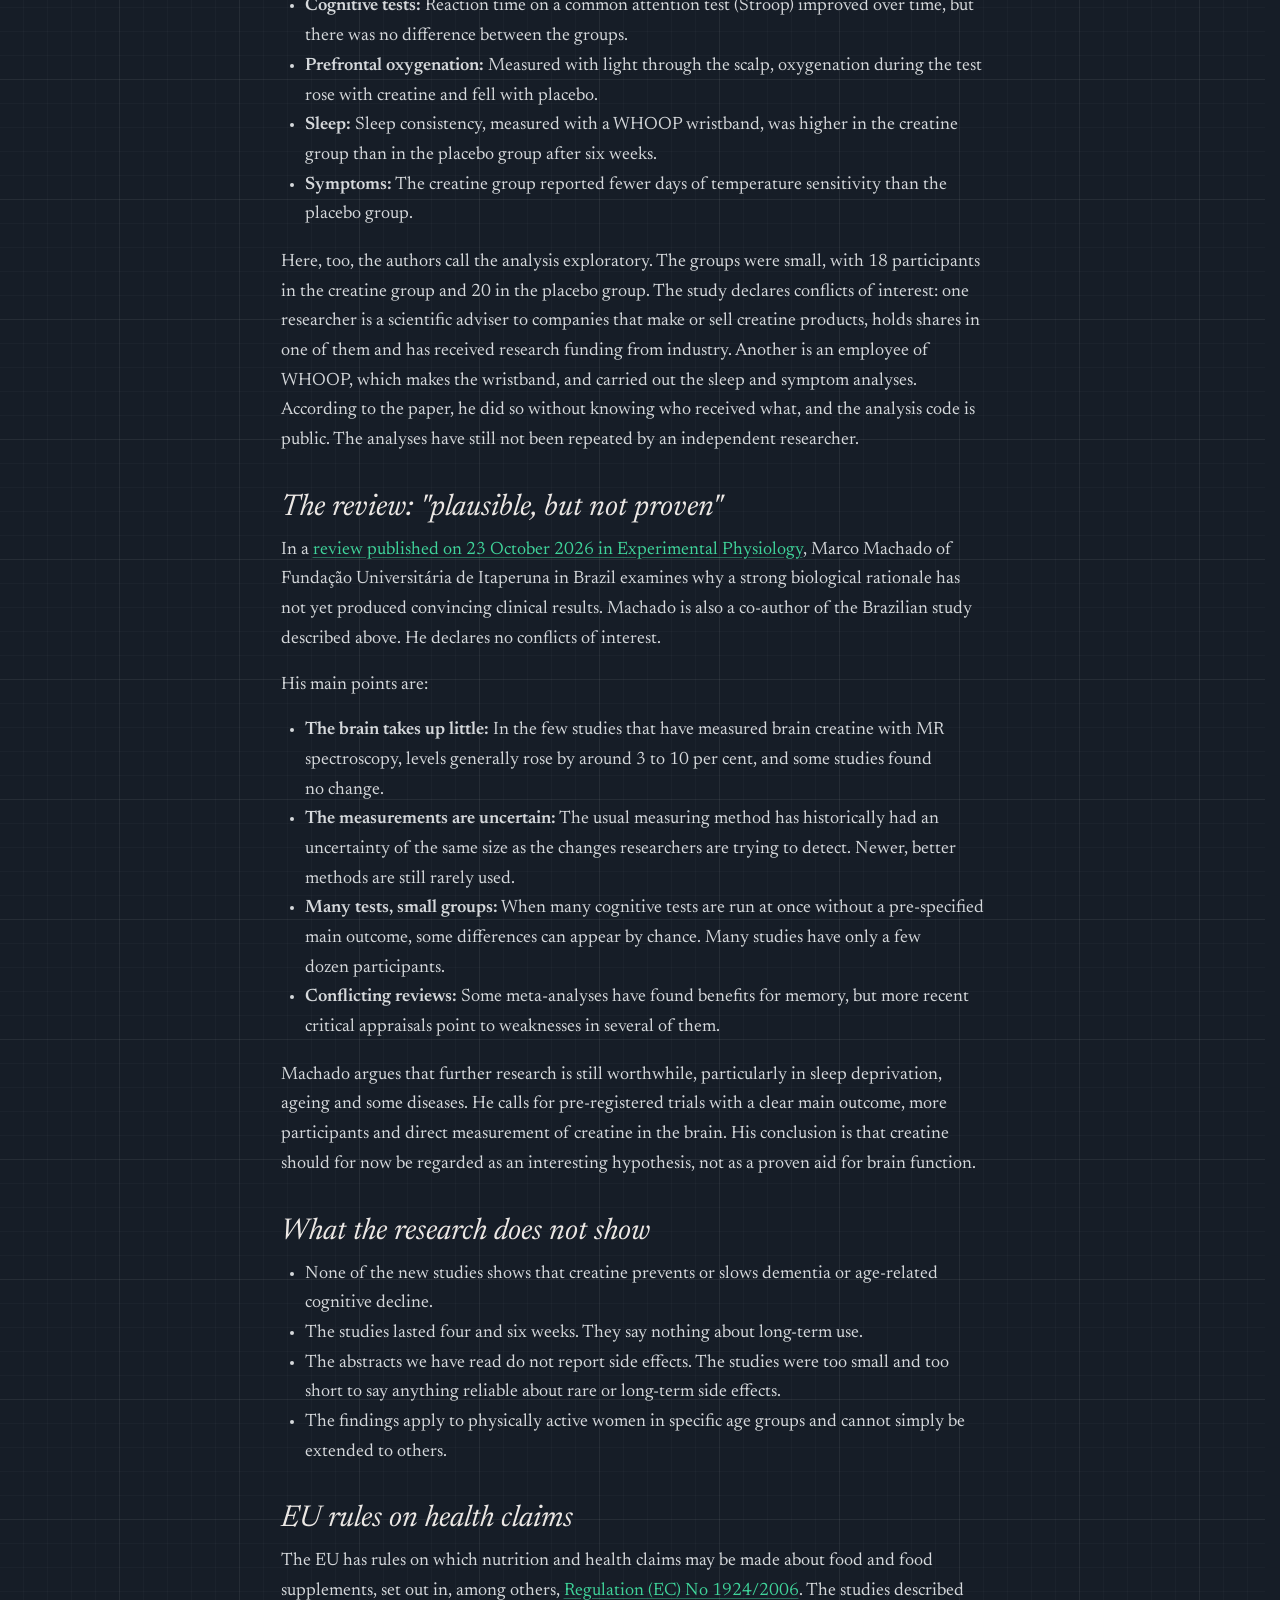
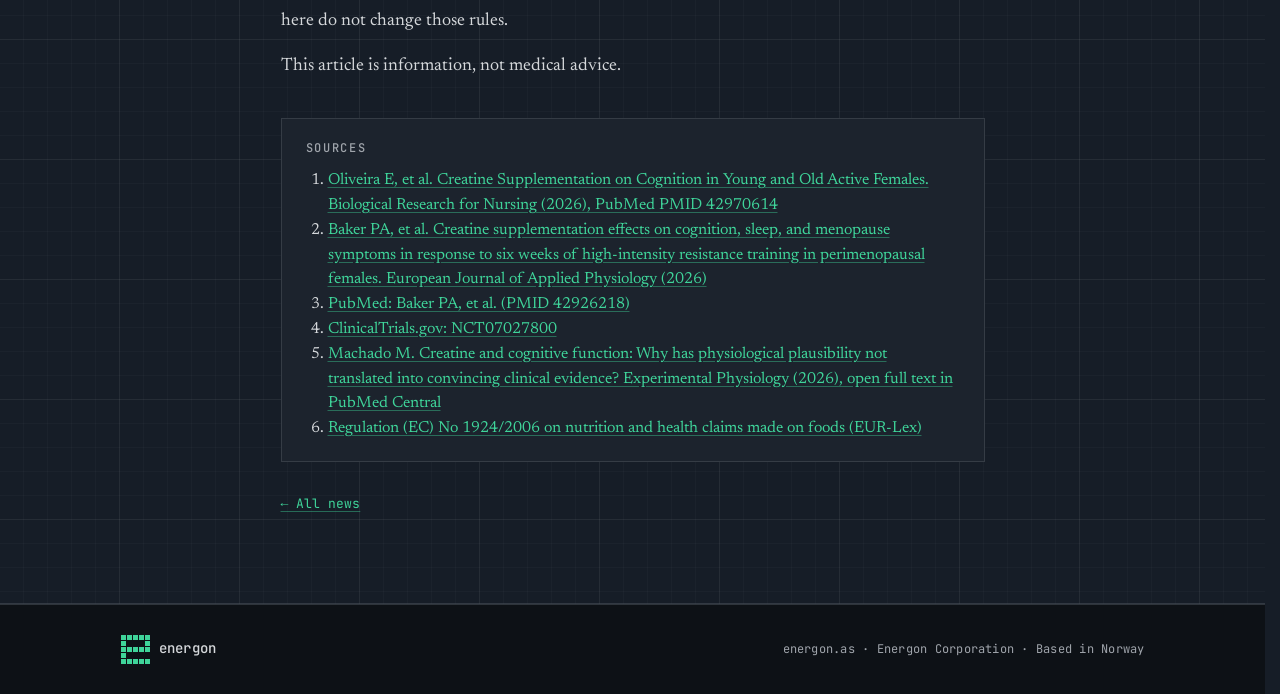
<file: news/creatine-cognition-women-new-studies/index.html>
<!doctype html>
<html lang="en">
<head>
  <meta charset="utf-8">
  <meta name="viewport" content="width=device-width, initial-scale=1">
  <title>Creatine and the brain: two new small studies in women, and a review that urges caution · Energon Corporation</title>
  <meta name="description" content="Two small, exploratory studies in women found some differences in cognitive tests and sleep measures with creatine, while a new review argues that research on creatine and brain function does not yet give firm answers.">
  <link rel="canonical" href="https://energon.as/news/creatine-cognition-women-new-studies/">
  <link rel="alternate" hreflang="en" href="https://energon.as/news/creatine-cognition-women-new-studies/">
  <link rel="alternate" hreflang="nb" href="https://energon.as/no/nyheter/creatine-cognition-women-new-studies/">
  <link rel="alternate" hreflang="x-default" href="https://energon.as/news/creatine-cognition-women-new-studies/">
  <link rel="icon" href="/favicon.svg" type="image/svg+xml">
  <link rel="icon" href="/favicon-32.png" type="image/png" sizes="32x32">
  <link rel="apple-touch-icon" href="/apple-touch-icon.png" sizes="180x180">
  <meta name="theme-color" content="#161d27">
  <script src="/lang.js"></script>
  <link rel="stylesheet" href="/fonts.css">
  <link rel="stylesheet" href="/styles.css">
  <link rel="stylesheet" href="/nutrition.css">
</head>
<body>
  <header class="site-header">
    <aside class="site-announcement" aria-label="Announcement"><p>Creatine: coming soon for sale</p></aside>
    <div class="nav" data-nav-root data-nav-open="false">
      <div class="nav-inner">
        <a class="logo" href="/" aria-label="Energon Corporation home"><span class="logo-box"><svg xmlns="http://www.w3.org/2000/svg" class="nav-logo-anim" viewBox="0 0 29 29" width="29" height="29" shape-rendering="crispEdges" aria-hidden="true" focusable="false"><rect class="on i10" x="0" y="0" width="5" height="5"/><rect class="on i9" x="6" y="0" width="5" height="5"/><rect class="on i8" x="12" y="0" width="5" height="5"/><rect class="on i7" x="18" y="0" width="5" height="5"/><rect class="on i6" x="24" y="0" width="5" height="5"/><rect class="on i11" x="0" y="6" width="5" height="5"/><rect class="off" x="6" y="6" width="5" height="5"/><rect class="off" x="12" y="6" width="5" height="5"/><rect class="off" x="18" y="6" width="5" height="5"/><rect class="on i5" x="24" y="6" width="5" height="5"/><rect class="on i0" x="0" y="12" width="5" height="5"/><rect class="on i1" x="6" y="12" width="5" height="5"/><rect class="on i2" x="12" y="12" width="5" height="5"/><rect class="on i3" x="18" y="12" width="5" height="5"/><rect class="on i4" x="24" y="12" width="5" height="5"/><rect class="on i12" x="0" y="18" width="5" height="5"/><rect class="off" x="6" y="18" width="5" height="5"/><rect class="off" x="12" y="18" width="5" height="5"/><rect class="off" x="18" y="18" width="5" height="5"/><rect class="off" x="24" y="18" width="5" height="5"/><rect class="on i13" x="0" y="24" width="5" height="5"/><rect class="on i14" x="6" y="24" width="5" height="5"/><rect class="on i15" x="12" y="24" width="5" height="5"/><rect class="on i16" x="18" y="24" width="5" height="5"/><rect class="on i17" x="24" y="24" width="5" height="5"/></svg></span><span class="wordmark">energon</span></a>
        <nav class="nav-links" aria-label="Main">
          <a href="/#products">Products</a>
          <a href="/#faq">FAQ</a>
          <a href="/news/" aria-current="page">News</a>
        </nav>
        <div class="nav-end">
          <nav class="lang-switch" aria-label="Language"><a href="/news/creatine-cognition-women-new-studies/" hreflang="en" lang="en" data-lang="en" aria-current="page">EN</a><a href="/no/nyheter/creatine-cognition-women-new-studies/" hreflang="nb" lang="nb" data-lang="nb">NO</a></nav>
          <button type="button" class="nav-toggle" aria-controls="navSheet" aria-expanded="false" aria-label="Open menu" data-label-open="Open menu" data-label-close="Close menu" data-nav-toggle>
<span class="bt-bar" aria-hidden="true"><span></span><span></span><span></span><span></span></span>
<span class="bt-bar" aria-hidden="true"><span></span><span></span><span></span><span></span></span>
<span class="bt-bar" aria-hidden="true"><span></span><span></span><span></span><span></span></span>
          </button>
        </div>
      </div>
      <div class="nav-backdrop" data-nav-close></div>
      <div class="nav-sheet" id="navSheet">
        <nav class="nav-sheet-inner" aria-label="Main (mobile)">
          <a href="/#products" data-nav-close>Products</a>
          <a href="/#faq" data-nav-close>FAQ</a>
          <a href="/news/" data-nav-close aria-current="page">News</a>
        </nav>
      </div>
    </div>
  </header>

  <article class="article">
    <div class="wrap narrow">
      <p class="news-meta">Published <time datetime="2026-11-16">16 November 2026</time></p>
      <h1>Creatine and the brain: two new small studies in women, and a review that urges caution</h1>
      <p class="lead">Two small, exploratory studies in women found some differences in cognitive tests and sleep measures with creatine, while a new review argues that research on creatine and brain function does not yet give firm answers.</p>
      <div class="article-body">
<p>Interest in creatine has long centred on muscle, but in recent years researchers have increasingly looked at the brain. Over the past few weeks, two new small studies in women and a critical review of the field have been published. The studies found some differences between creatine and placebo, but their authors call the findings exploratory. The review concludes that it has not yet been shown that creatine provides a measurable benefit for brain function.</p>
<h2>Why study creatine and the brain?</h2>
<p>The brain uses a lot of energy, and creatine is part of a system that helps cells keep their energy supply stable. Rare inherited disorders in which the body cannot make or transport creatine cause severe neurological problems, which shows that creatine matters for the brain. The open question is whether extra creatine in people without such a deficiency changes anything that can be measured in everyday life.</p>
<h2>Study 1: younger and older women</h2>
<p>A study <a href="https://pubmed.ncbi.nlm.nih.gov/42970614/" rel="nofollow noopener noreferrer">published on 2 November 2026 in Biological Research for Nursing</a> followed 48 physically active women in Brazil, 26 younger and 22 older. They were randomly assigned to creatine or placebo for 28 days and took a battery of cognitive tests before and after.</p>
<p>According to the abstract, creatine was associated with better results on several of the tests in both age groups, most consistently for reaction time, inhibitory control and working memory, and most clearly in the older women.</p>
<p>The authors themselves describe the test battery as exploratory and write that the findings need to be confirmed in new trials that test a pre-specified hypothesis. The groups also differed in how much creatine they got from their diet at the start, which the researchers adjusted for in the analysis.</p>
<h2>Study 2: women in perimenopause</h2>
<p>A US study from the University of North Carolina, <a href="https://doi.org/10.1007/s00421-026-06481-6" rel="nofollow noopener noreferrer">published on 24 October 2026 in the European Journal of Applied Physiology</a>, examined 51 women in perimenopause (average age 46). The trial is <a href="https://clinicaltrials.gov/study/NCT07027800" rel="nofollow noopener noreferrer">registered at ClinicalTrials.gov</a>. Participants were assigned to creatine, placebo or a control group that did not train. The creatine and placebo groups did high-intensity resistance training twice a week for six weeks.</p>
<p>The findings were mixed:</p>
<ul><li><strong>Cognitive tests:</strong> Reaction time on a common attention test (Stroop) improved over time, but there was no difference between the groups.</li><li><strong>Prefrontal oxygenation:</strong> Measured with light through the scalp, oxygenation during the test rose with creatine and fell with placebo.</li><li><strong>Sleep:</strong> Sleep consistency, measured with a WHOOP wristband, was higher in the creatine group than in the placebo group after six weeks.</li><li><strong>Symptoms:</strong> The creatine group reported fewer days of temperature sensitivity than the placebo group.</li></ul>
<p>Here, too, the authors call the analysis exploratory. The groups were small, with 18 participants in the creatine group and 20 in the placebo group. The study declares conflicts of interest: one researcher is a scientific adviser to companies that make or sell creatine products, holds shares in one of them and has received research funding from industry. Another is an employee of WHOOP, which makes the wristband, and carried out the sleep and symptom analyses. According to the paper, he did so without knowing who received what, and the analysis code is public. The analyses have still not been repeated by an independent researcher.</p>
<h2>The review: &quot;plausible, but not proven&quot;</h2>
<p>In a <a href="https://pmc.ncbi.nlm.nih.gov/articles/PMC13693954/" rel="nofollow noopener noreferrer">review published on 23 October 2026 in Experimental Physiology</a>, Marco Machado of Fundação Universitária de Itaperuna in Brazil examines why a strong biological rationale has not yet produced convincing clinical results. Machado is also a co-author of the Brazilian study described above. He declares no conflicts of interest.</p>
<p>His main points are:</p>
<ul><li><strong>The brain takes up little:</strong> In the few studies that have measured brain creatine with MR spectroscopy, levels generally rose by around 3 to 10 per cent, and some studies found no change.</li><li><strong>The measurements are uncertain:</strong> The usual measuring method has historically had an uncertainty of the same size as the changes researchers are trying to detect. Newer, better methods are still rarely used.</li><li><strong>Many tests, small groups:</strong> When many cognitive tests are run at once without a pre-specified main outcome, some differences can appear by chance. Many studies have only a few dozen participants.</li><li><strong>Conflicting reviews:</strong> Some meta-analyses have found benefits for memory, but more recent critical appraisals point to weaknesses in several of them.</li></ul>
<p>Machado argues that further research is still worthwhile, particularly in sleep deprivation, ageing and some diseases. He calls for pre-registered trials with a clear main outcome, more participants and direct measurement of creatine in the brain. His conclusion is that creatine should for now be regarded as an interesting hypothesis, not as a proven aid for brain function.</p>
<h2>What the research does not show</h2>
<ul><li>None of the new studies shows that creatine prevents or slows dementia or age-related cognitive decline.</li><li>The studies lasted four and six weeks. They say nothing about long-term use.</li><li>The abstracts we have read do not report side effects. The studies were too small and too short to say anything reliable about rare or long-term side effects.</li><li>The findings apply to physically active women in specific age groups and cannot simply be extended to others.</li></ul>
<h2>EU rules on health claims</h2>
<p>The EU has rules on which nutrition and health claims may be made about food and food supplements, set out in, among others, <a href="https://eur-lex.europa.eu/eli/reg/2006/1924/oj" rel="nofollow noopener noreferrer">Regulation (EC) No 1924/2006</a>. The studies described here do not change those rules.</p>
<p>This article is information, not medical advice.</p>
      </div>
      <section class="sources" aria-label="Sources">
        <h2>Sources</h2>
        <ol>
        <li><a href="https://pubmed.ncbi.nlm.nih.gov/42970614/" rel="nofollow noopener noreferrer">Oliveira E, et al. Creatine Supplementation on Cognition in Young and Old Active Females. Biological Research for Nursing (2026), PubMed PMID 42970614</a></li>
        <li><a href="https://doi.org/10.1007/s00421-026-06481-6" rel="nofollow noopener noreferrer">Baker PA, et al. Creatine supplementation effects on cognition, sleep, and menopause symptoms in response to six weeks of high-intensity resistance training in perimenopausal females. European Journal of Applied Physiology (2026)</a></li>
        <li><a href="https://pubmed.ncbi.nlm.nih.gov/42926218/" rel="nofollow noopener noreferrer">PubMed: Baker PA, et al. (PMID 42926218)</a></li>
        <li><a href="https://clinicaltrials.gov/study/NCT07027800" rel="nofollow noopener noreferrer">ClinicalTrials.gov: NCT07027800</a></li>
        <li><a href="https://pmc.ncbi.nlm.nih.gov/articles/PMC13693954/" rel="nofollow noopener noreferrer">Machado M. Creatine and cognitive function: Why has physiological plausibility not translated into convincing clinical evidence? Experimental Physiology (2026), open full text in PubMed Central</a></li>
        <li><a href="https://eur-lex.europa.eu/eli/reg/2006/1924/oj" rel="nofollow noopener noreferrer">Regulation (EC) No 1924/2006 on nutrition and health claims made on foods (EUR-Lex)</a></li>
        </ol>
      </section>
      <p class="back-link"><a href="/news/">← All news</a></p>
    </div>
  </article>

  <footer class="footer">
    <div class="wrap footer-inner">
      <span class="logo small"><img src="/logo-mark-29.svg" alt="" width="29" height="29"><span class="wordmark">energon</span></span>
      <span>energon.as · Energon Corporation · Based in Norway</span>
    </div>
  </footer>
  <script src="/nav.js" defer></script>
</body>
</html>
</file>
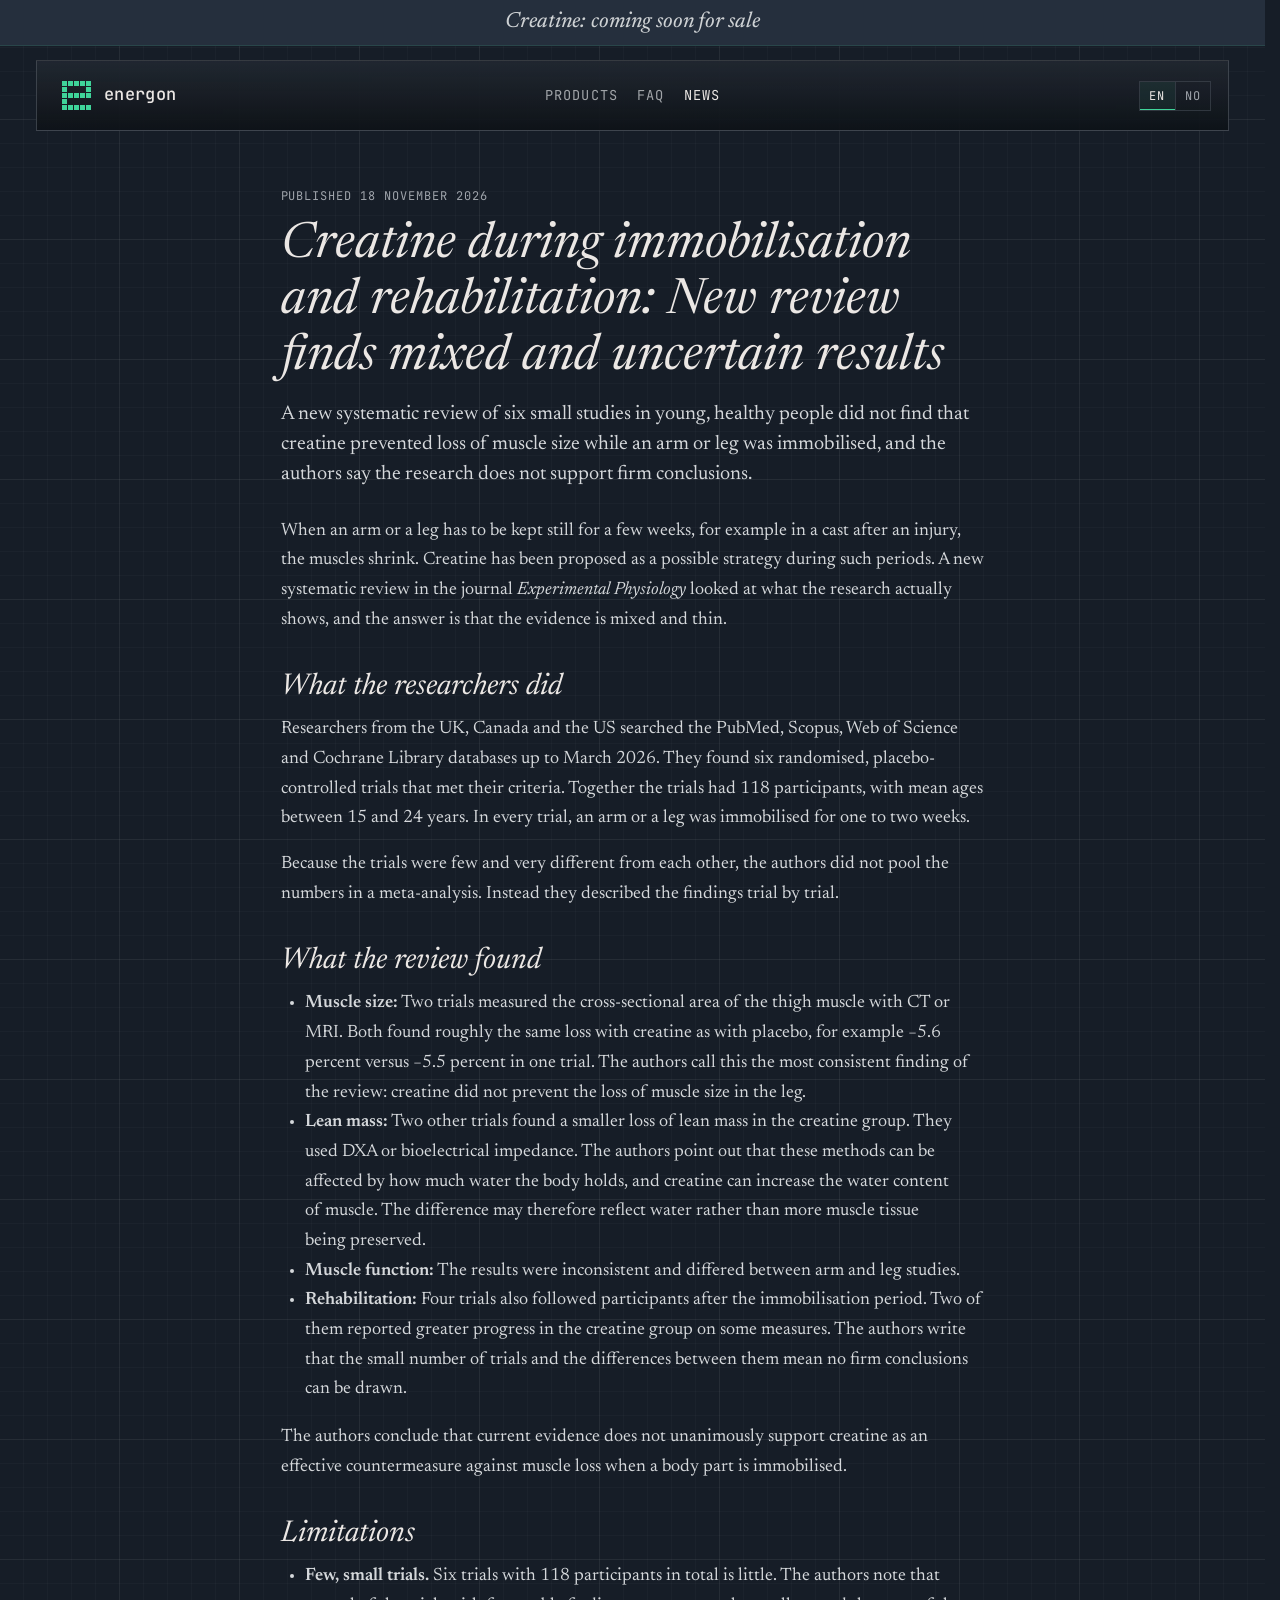
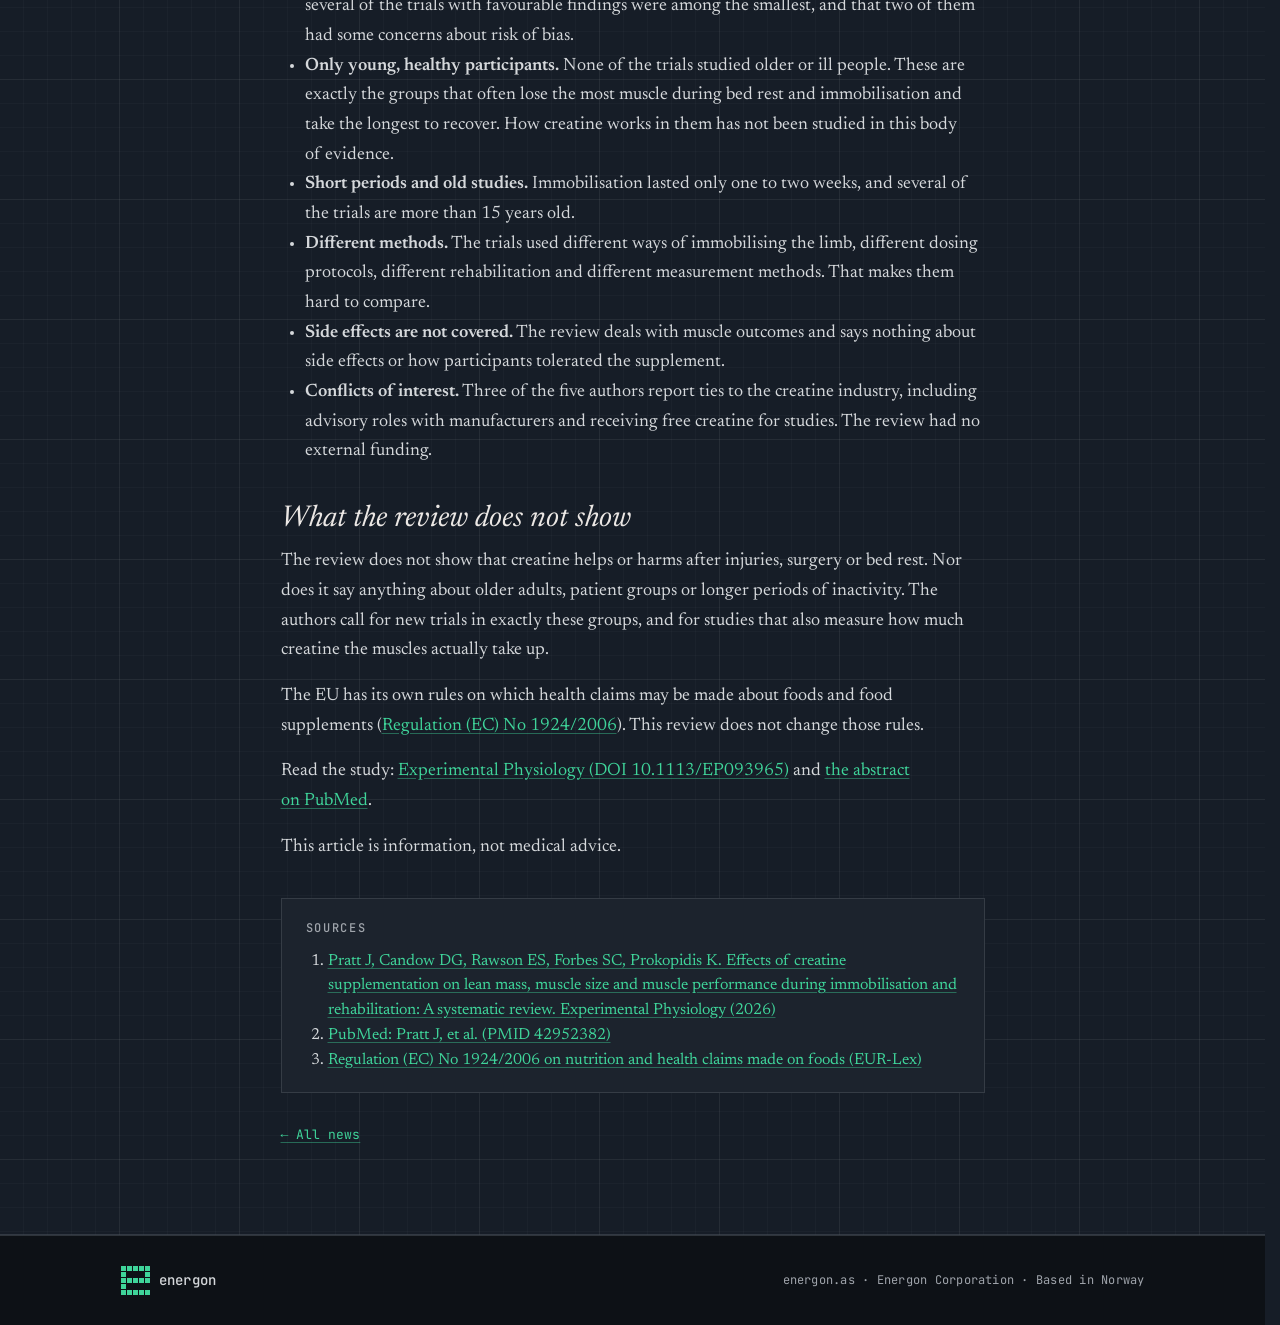
<file: news/creatine-immobilisation-systematic-review/index.html>
<!doctype html>
<html lang="en">
<head>
  <meta charset="utf-8">
  <meta name="viewport" content="width=device-width, initial-scale=1">
  <title>Creatine during immobilisation and rehabilitation: New review finds mixed and uncertain results · Energon Corporation</title>
  <meta name="description" content="A new systematic review of six small studies in young, healthy people did not find that creatine prevented loss of muscle size while an arm or leg was immobilised, and the authors say the research does not support firm conclusions.">
  <link rel="canonical" href="https://energon.as/news/creatine-immobilisation-systematic-review/">
  <link rel="alternate" hreflang="en" href="https://energon.as/news/creatine-immobilisation-systematic-review/">
  <link rel="alternate" hreflang="nb" href="https://energon.as/no/nyheter/creatine-immobilisation-systematic-review/">
  <link rel="alternate" hreflang="x-default" href="https://energon.as/news/creatine-immobilisation-systematic-review/">
  <link rel="icon" href="/favicon.svg" type="image/svg+xml">
  <link rel="icon" href="/favicon-32.png" type="image/png" sizes="32x32">
  <link rel="apple-touch-icon" href="/apple-touch-icon.png" sizes="180x180">
  <meta name="theme-color" content="#161d27">
  <script src="/lang.js"></script>
  <link rel="stylesheet" href="/fonts.css">
  <link rel="stylesheet" href="/styles.css">
  <link rel="stylesheet" href="/nutrition.css">
</head>
<body>
  <header class="site-header">
    <aside class="site-announcement" aria-label="Announcement"><p>Creatine: coming soon for sale</p></aside>
    <div class="nav" data-nav-root data-nav-open="false">
      <div class="nav-inner">
        <a class="logo" href="/" aria-label="Energon Corporation home"><span class="logo-box"><svg xmlns="http://www.w3.org/2000/svg" class="nav-logo-anim" viewBox="0 0 29 29" width="29" height="29" shape-rendering="crispEdges" aria-hidden="true" focusable="false"><rect class="on i10" x="0" y="0" width="5" height="5"/><rect class="on i9" x="6" y="0" width="5" height="5"/><rect class="on i8" x="12" y="0" width="5" height="5"/><rect class="on i7" x="18" y="0" width="5" height="5"/><rect class="on i6" x="24" y="0" width="5" height="5"/><rect class="on i11" x="0" y="6" width="5" height="5"/><rect class="off" x="6" y="6" width="5" height="5"/><rect class="off" x="12" y="6" width="5" height="5"/><rect class="off" x="18" y="6" width="5" height="5"/><rect class="on i5" x="24" y="6" width="5" height="5"/><rect class="on i0" x="0" y="12" width="5" height="5"/><rect class="on i1" x="6" y="12" width="5" height="5"/><rect class="on i2" x="12" y="12" width="5" height="5"/><rect class="on i3" x="18" y="12" width="5" height="5"/><rect class="on i4" x="24" y="12" width="5" height="5"/><rect class="on i12" x="0" y="18" width="5" height="5"/><rect class="off" x="6" y="18" width="5" height="5"/><rect class="off" x="12" y="18" width="5" height="5"/><rect class="off" x="18" y="18" width="5" height="5"/><rect class="off" x="24" y="18" width="5" height="5"/><rect class="on i13" x="0" y="24" width="5" height="5"/><rect class="on i14" x="6" y="24" width="5" height="5"/><rect class="on i15" x="12" y="24" width="5" height="5"/><rect class="on i16" x="18" y="24" width="5" height="5"/><rect class="on i17" x="24" y="24" width="5" height="5"/></svg></span><span class="wordmark">energon</span></a>
        <nav class="nav-links" aria-label="Main">
          <a href="/#products">Products</a>
          <a href="/#faq">FAQ</a>
          <a href="/news/" aria-current="page">News</a>
        </nav>
        <div class="nav-end">
          <nav class="lang-switch" aria-label="Language"><a href="/news/creatine-immobilisation-systematic-review/" hreflang="en" lang="en" data-lang="en" aria-current="page">EN</a><a href="/no/nyheter/creatine-immobilisation-systematic-review/" hreflang="nb" lang="nb" data-lang="nb">NO</a></nav>
          <button type="button" class="nav-toggle" aria-controls="navSheet" aria-expanded="false" aria-label="Open menu" data-label-open="Open menu" data-label-close="Close menu" data-nav-toggle>
<span class="bt-bar" aria-hidden="true"><span></span><span></span><span></span><span></span></span>
<span class="bt-bar" aria-hidden="true"><span></span><span></span><span></span><span></span></span>
<span class="bt-bar" aria-hidden="true"><span></span><span></span><span></span><span></span></span>
          </button>
        </div>
      </div>
      <div class="nav-backdrop" data-nav-close></div>
      <div class="nav-sheet" id="navSheet">
        <nav class="nav-sheet-inner" aria-label="Main (mobile)">
          <a href="/#products" data-nav-close>Products</a>
          <a href="/#faq" data-nav-close>FAQ</a>
          <a href="/news/" data-nav-close aria-current="page">News</a>
        </nav>
      </div>
    </div>
  </header>

  <article class="article">
    <div class="wrap narrow">
      <p class="news-meta">Published <time datetime="2026-11-18">18 November 2026</time></p>
      <h1>Creatine during immobilisation and rehabilitation: New review finds mixed and uncertain results</h1>
      <p class="lead">A new systematic review of six small studies in young, healthy people did not find that creatine prevented loss of muscle size while an arm or leg was immobilised, and the authors say the research does not support firm conclusions.</p>
      <div class="article-body">
<p>When an arm or a leg has to be kept still for a few weeks, for example in a cast after an injury, the muscles shrink. Creatine has been proposed as a possible strategy during such periods. A new systematic review in the journal <em>Experimental Physiology</em> looked at what the research actually shows, and the answer is that the evidence is mixed and thin.</p>
<h2>What the researchers did</h2>
<p>Researchers from the UK, Canada and the US searched the PubMed, Scopus, Web of Science and Cochrane Library databases up to March 2026. They found six randomised, placebo-controlled trials that met their criteria. Together the trials had 118 participants, with mean ages between 15 and 24 years. In every trial, an arm or a leg was immobilised for one to two weeks.</p>
<p>Because the trials were few and very different from each other, the authors did not pool the numbers in a meta-analysis. Instead they described the findings trial by trial.</p>
<h2>What the review found</h2>
<ul><li><strong>Muscle size:</strong> Two trials measured the cross-sectional area of the thigh muscle with CT or MRI. Both found roughly the same loss with creatine as with placebo, for example −5.6 percent versus −5.5 percent in one trial. The authors call this the most consistent finding of the review: creatine did not prevent the loss of muscle size in the leg.</li><li><strong>Lean mass:</strong> Two other trials found a smaller loss of lean mass in the creatine group. They used DXA or bioelectrical impedance. The authors point out that these methods can be affected by how much water the body holds, and creatine can increase the water content of muscle. The difference may therefore reflect water rather than more muscle tissue being preserved.</li><li><strong>Muscle function:</strong> The results were inconsistent and differed between arm and leg studies.</li><li><strong>Rehabilitation:</strong> Four trials also followed participants after the immobilisation period. Two of them reported greater progress in the creatine group on some measures. The authors write that the small number of trials and the differences between them mean no firm conclusions can be drawn.</li></ul>
<p>The authors conclude that current evidence does not unanimously support creatine as an effective countermeasure against muscle loss when a body part is immobilised.</p>
<h2>Limitations</h2>
<ul><li><strong>Few, small trials.</strong> Six trials with 118 participants in total is little. The authors note that several of the trials with favourable findings were among the smallest, and that two of them had some concerns about risk of bias.</li><li><strong>Only young, healthy participants.</strong> None of the trials studied older or ill people. These are exactly the groups that often lose the most muscle during bed rest and immobilisation and take the longest to recover. How creatine works in them has not been studied in this body of evidence.</li><li><strong>Short periods and old studies.</strong> Immobilisation lasted only one to two weeks, and several of the trials are more than 15 years old.</li><li><strong>Different methods.</strong> The trials used different ways of immobilising the limb, different dosing protocols, different rehabilitation and different measurement methods. That makes them hard to compare.</li><li><strong>Side effects are not covered.</strong> The review deals with muscle outcomes and says nothing about side effects or how participants tolerated the supplement.</li><li><strong>Conflicts of interest.</strong> Three of the five authors report ties to the creatine industry, including advisory roles with manufacturers and receiving free creatine for studies. The review had no external funding.</li></ul>
<h2>What the review does not show</h2>
<p>The review does not show that creatine helps or harms after injuries, surgery or bed rest. Nor does it say anything about older adults, patient groups or longer periods of inactivity. The authors call for new trials in exactly these groups, and for studies that also measure how much creatine the muscles actually take up.</p>
<p>The EU has its own rules on which health claims may be made about foods and food supplements (<a href="https://eur-lex.europa.eu/eli/reg/2006/1924/oj" rel="nofollow noopener noreferrer">Regulation (EC) No 1924/2006</a>). This review does not change those rules.</p>
<p>Read the study: <a href="https://doi.org/10.1113/EP093965" rel="nofollow noopener noreferrer">Experimental Physiology (DOI 10.1113/EP093965)</a> and <a href="https://pubmed.ncbi.nlm.nih.gov/42952382/" rel="nofollow noopener noreferrer">the abstract on PubMed</a>.</p>
<p>This article is information, not medical advice.</p>
      </div>
      <section class="sources" aria-label="Sources">
        <h2>Sources</h2>
        <ol>
        <li><a href="https://doi.org/10.1113/EP093965" rel="nofollow noopener noreferrer">Pratt J, Candow DG, Rawson ES, Forbes SC, Prokopidis K. Effects of creatine supplementation on lean mass, muscle size and muscle performance during immobilisation and rehabilitation: A systematic review. Experimental Physiology (2026)</a></li>
        <li><a href="https://pubmed.ncbi.nlm.nih.gov/42952382/" rel="nofollow noopener noreferrer">PubMed: Pratt J, et al. (PMID 42952382)</a></li>
        <li><a href="https://eur-lex.europa.eu/eli/reg/2006/1924/oj" rel="nofollow noopener noreferrer">Regulation (EC) No 1924/2006 on nutrition and health claims made on foods (EUR-Lex)</a></li>
        </ol>
      </section>
      <p class="back-link"><a href="/news/">← All news</a></p>
    </div>
  </article>

  <footer class="footer">
    <div class="wrap footer-inner">
      <span class="logo small"><img src="/logo-mark-29.svg" alt="" width="29" height="29"><span class="wordmark">energon</span></span>
      <span>energon.as · Energon Corporation · Based in Norway</span>
    </div>
  </footer>
  <script src="/nav.js" defer></script>
</body>
</html>
</file>
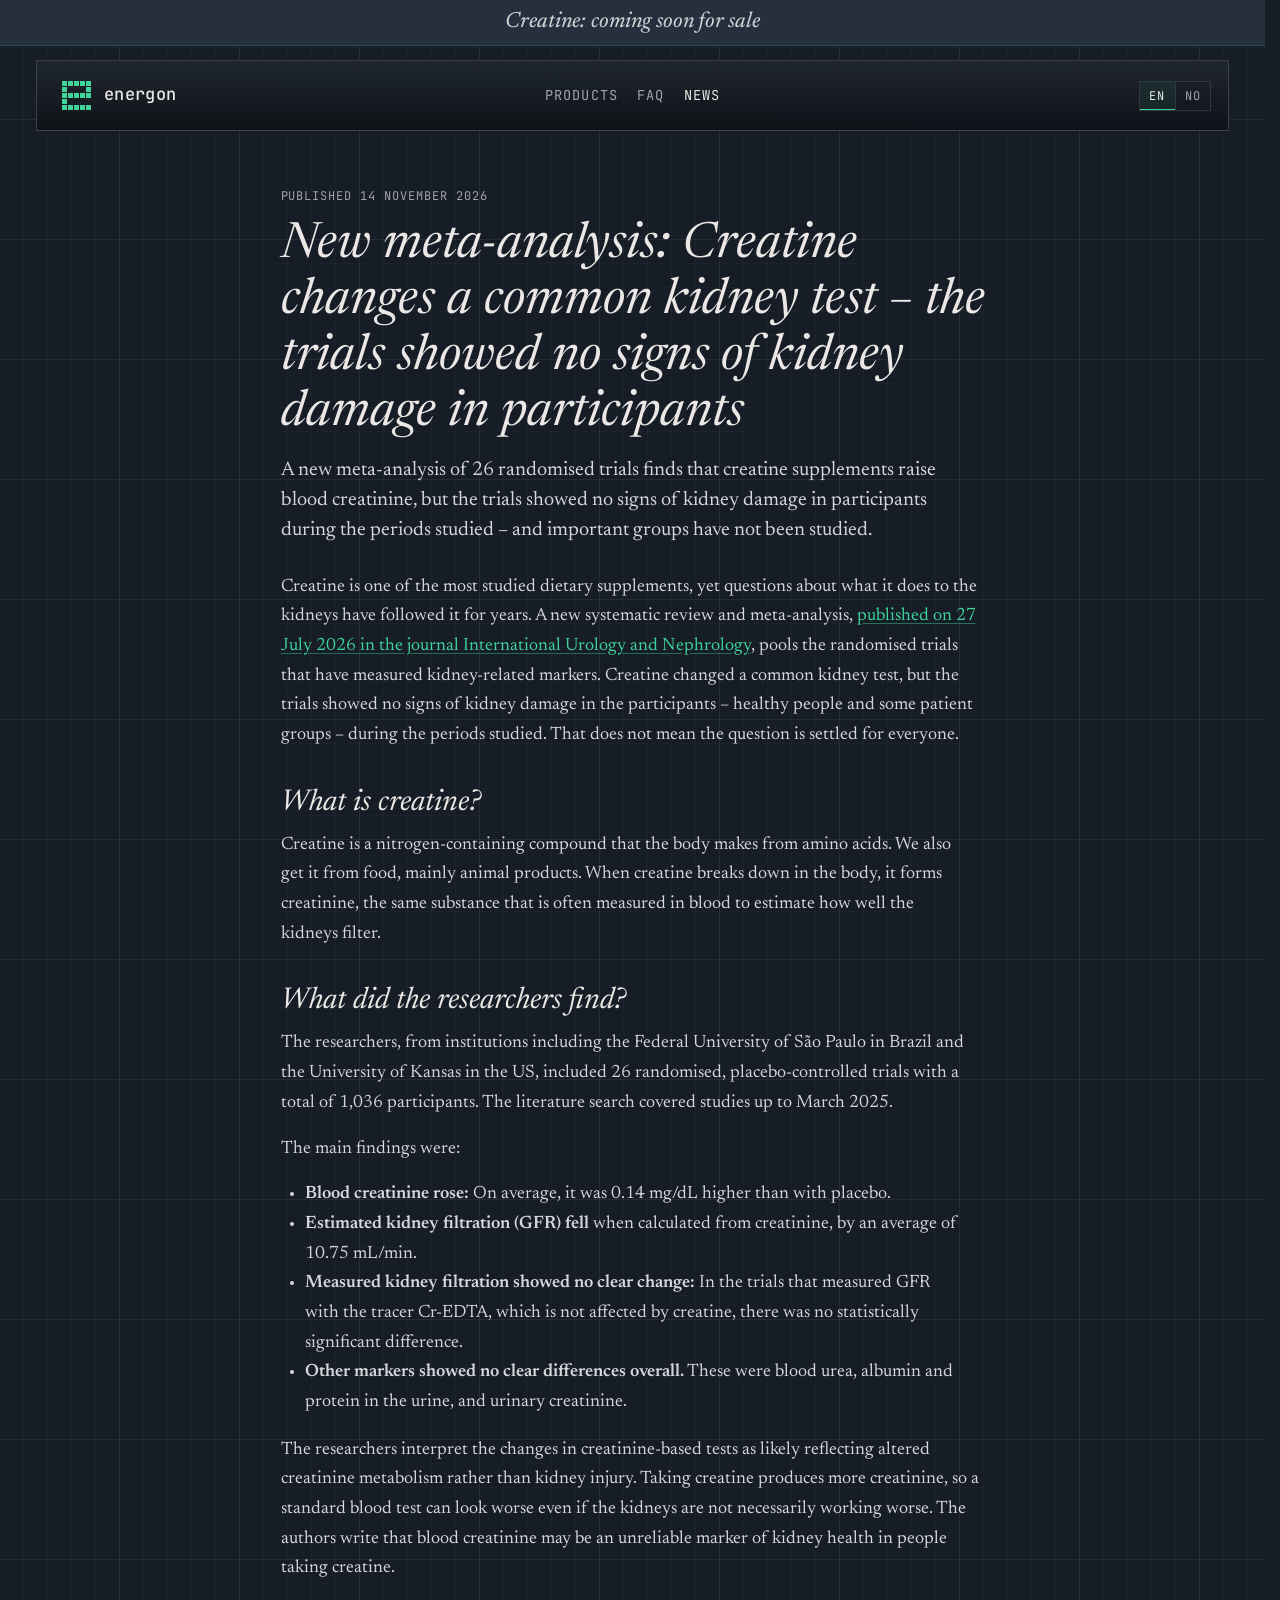
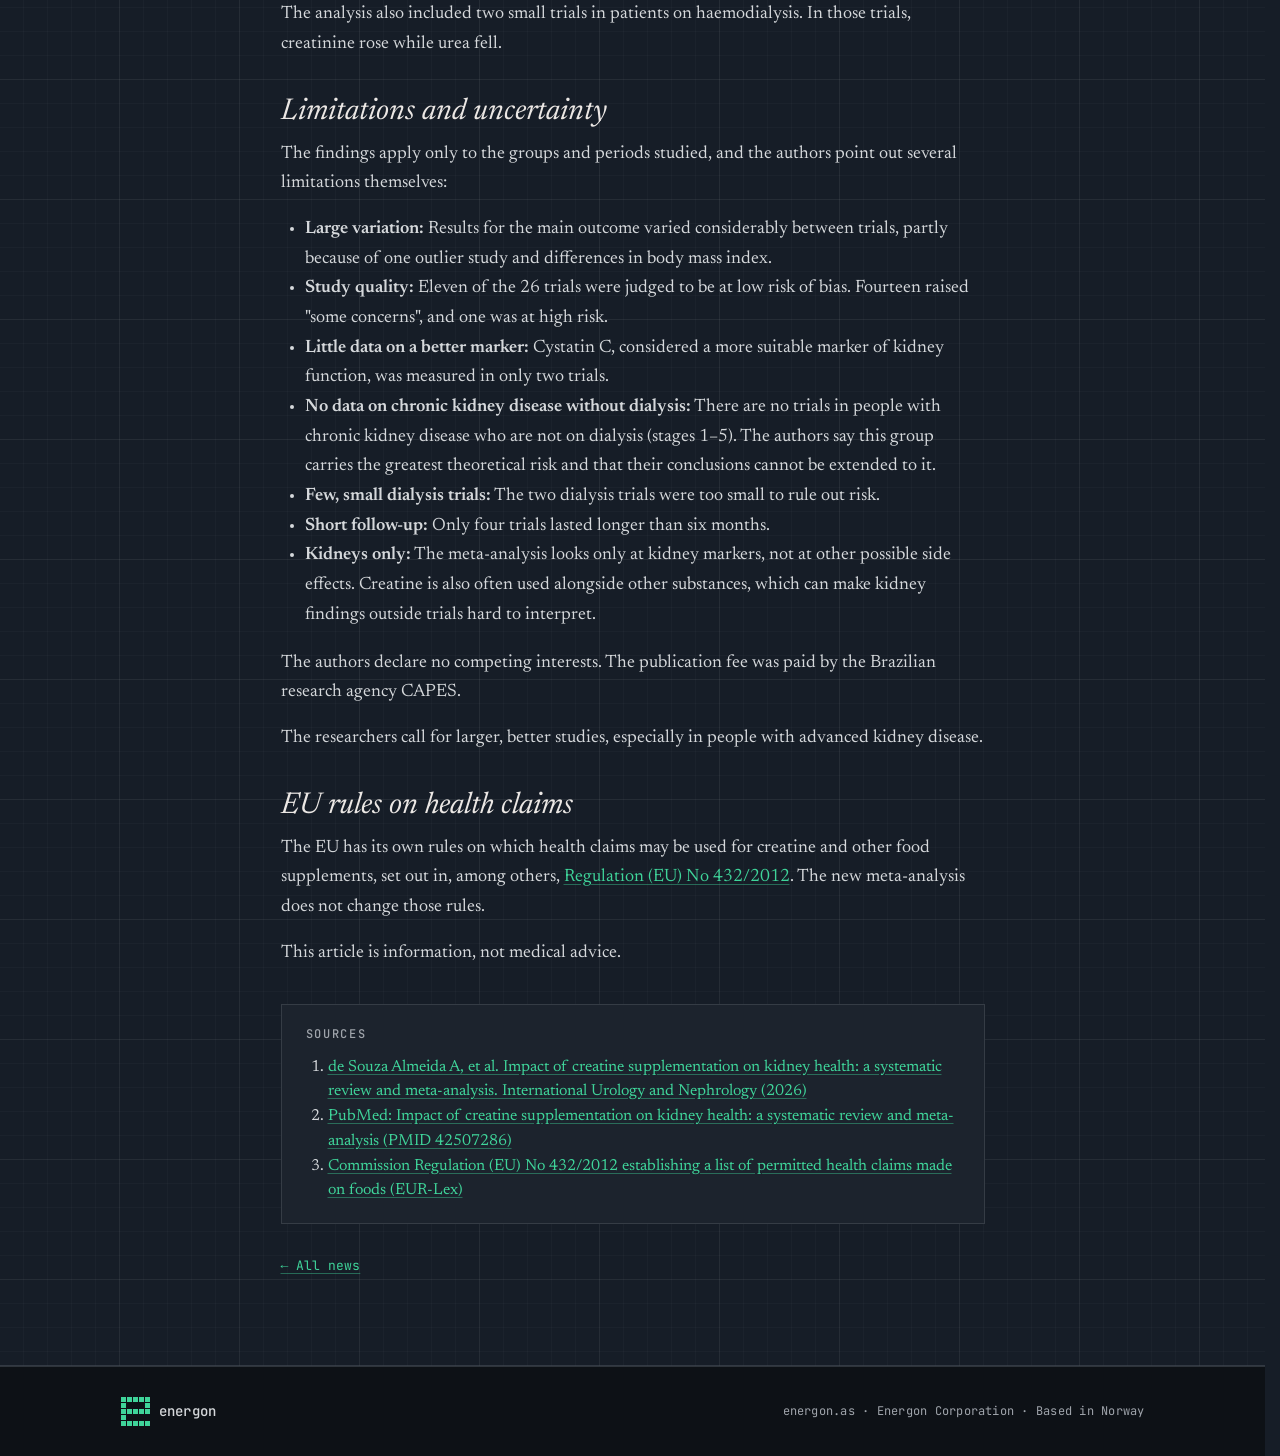
<file: news/creatine-kidney-health-meta-analysis/index.html>
<!doctype html>
<html lang="en">
<head>
  <meta charset="utf-8">
  <meta name="viewport" content="width=device-width, initial-scale=1">
  <title>New meta-analysis: Creatine changes a common kidney test – the trials showed no signs of kidney damage in participants · Energon Corporation</title>
  <meta name="description" content="A new meta-analysis of 26 randomised trials finds that creatine supplements raise blood creatinine, but the trials showed no signs of kidney damage in participants during the periods studied – and important groups have not been studied.">
  <link rel="canonical" href="https://energon.as/news/creatine-kidney-health-meta-analysis/">
  <link rel="alternate" hreflang="en" href="https://energon.as/news/creatine-kidney-health-meta-analysis/">
  <link rel="alternate" hreflang="nb" href="https://energon.as/no/nyheter/creatine-kidney-health-meta-analysis/">
  <link rel="alternate" hreflang="x-default" href="https://energon.as/news/creatine-kidney-health-meta-analysis/">
  <link rel="icon" href="/favicon.svg" type="image/svg+xml">
  <link rel="icon" href="/favicon-32.png" type="image/png" sizes="32x32">
  <link rel="apple-touch-icon" href="/apple-touch-icon.png" sizes="180x180">
  <meta name="theme-color" content="#161d27">
  <script src="/lang.js"></script>
  <link rel="stylesheet" href="/fonts.css">
  <link rel="stylesheet" href="/styles.css">
  <link rel="stylesheet" href="/nutrition.css">
</head>
<body>
  <header class="site-header">
    <aside class="site-announcement" aria-label="Announcement"><p>Creatine: coming soon for sale</p></aside>
    <div class="nav" data-nav-root data-nav-open="false">
      <div class="nav-inner">
        <a class="logo" href="/" aria-label="Energon Corporation home"><span class="logo-box"><svg xmlns="http://www.w3.org/2000/svg" class="nav-logo-anim" viewBox="0 0 29 29" width="29" height="29" shape-rendering="crispEdges" aria-hidden="true" focusable="false"><rect class="on i10" x="0" y="0" width="5" height="5"/><rect class="on i9" x="6" y="0" width="5" height="5"/><rect class="on i8" x="12" y="0" width="5" height="5"/><rect class="on i7" x="18" y="0" width="5" height="5"/><rect class="on i6" x="24" y="0" width="5" height="5"/><rect class="on i11" x="0" y="6" width="5" height="5"/><rect class="off" x="6" y="6" width="5" height="5"/><rect class="off" x="12" y="6" width="5" height="5"/><rect class="off" x="18" y="6" width="5" height="5"/><rect class="on i5" x="24" y="6" width="5" height="5"/><rect class="on i0" x="0" y="12" width="5" height="5"/><rect class="on i1" x="6" y="12" width="5" height="5"/><rect class="on i2" x="12" y="12" width="5" height="5"/><rect class="on i3" x="18" y="12" width="5" height="5"/><rect class="on i4" x="24" y="12" width="5" height="5"/><rect class="on i12" x="0" y="18" width="5" height="5"/><rect class="off" x="6" y="18" width="5" height="5"/><rect class="off" x="12" y="18" width="5" height="5"/><rect class="off" x="18" y="18" width="5" height="5"/><rect class="off" x="24" y="18" width="5" height="5"/><rect class="on i13" x="0" y="24" width="5" height="5"/><rect class="on i14" x="6" y="24" width="5" height="5"/><rect class="on i15" x="12" y="24" width="5" height="5"/><rect class="on i16" x="18" y="24" width="5" height="5"/><rect class="on i17" x="24" y="24" width="5" height="5"/></svg></span><span class="wordmark">energon</span></a>
        <nav class="nav-links" aria-label="Main">
          <a href="/#products">Products</a>
          <a href="/#faq">FAQ</a>
          <a href="/news/" aria-current="page">News</a>
        </nav>
        <div class="nav-end">
          <nav class="lang-switch" aria-label="Language"><a href="/news/creatine-kidney-health-meta-analysis/" hreflang="en" lang="en" data-lang="en" aria-current="page">EN</a><a href="/no/nyheter/creatine-kidney-health-meta-analysis/" hreflang="nb" lang="nb" data-lang="nb">NO</a></nav>
          <button type="button" class="nav-toggle" aria-controls="navSheet" aria-expanded="false" aria-label="Open menu" data-label-open="Open menu" data-label-close="Close menu" data-nav-toggle>
<span class="bt-bar" aria-hidden="true"><span></span><span></span><span></span><span></span></span>
<span class="bt-bar" aria-hidden="true"><span></span><span></span><span></span><span></span></span>
<span class="bt-bar" aria-hidden="true"><span></span><span></span><span></span><span></span></span>
          </button>
        </div>
      </div>
      <div class="nav-backdrop" data-nav-close></div>
      <div class="nav-sheet" id="navSheet">
        <nav class="nav-sheet-inner" aria-label="Main (mobile)">
          <a href="/#products" data-nav-close>Products</a>
          <a href="/#faq" data-nav-close>FAQ</a>
          <a href="/news/" data-nav-close aria-current="page">News</a>
        </nav>
      </div>
    </div>
  </header>

  <article class="article">
    <div class="wrap narrow">
      <p class="news-meta">Published <time datetime="2026-11-14">14 November 2026</time></p>
      <h1>New meta-analysis: Creatine changes a common kidney test – the trials showed no signs of kidney damage in participants</h1>
      <p class="lead">A new meta-analysis of 26 randomised trials finds that creatine supplements raise blood creatinine, but the trials showed no signs of kidney damage in participants during the periods studied – and important groups have not been studied.</p>
      <div class="article-body">
<p>Creatine is one of the most studied dietary supplements, yet questions about what it does to the kidneys have followed it for years. A new systematic review and meta-analysis, <a href="https://doi.org/10.1007/s11255-026-05287-x" rel="nofollow noopener noreferrer">published on 27 July 2026 in the journal International Urology and Nephrology</a>, pools the randomised trials that have measured kidney-related markers. Creatine changed a common kidney test, but the trials showed no signs of kidney damage in the participants – healthy people and some patient groups – during the periods studied. That does not mean the question is settled for everyone.</p>
<h2>What is creatine?</h2>
<p>Creatine is a nitrogen-containing compound that the body makes from amino acids. We also get it from food, mainly animal products. When creatine breaks down in the body, it forms creatinine, the same substance that is often measured in blood to estimate how well the kidneys filter.</p>
<h2>What did the researchers find?</h2>
<p>The researchers, from institutions including the Federal University of São Paulo in Brazil and the University of Kansas in the US, included 26 randomised, placebo-controlled trials with a total of 1,036 participants. The literature search covered studies up to March 2025.</p>
<p>The main findings were:</p>
<ul><li><strong>Blood creatinine rose:</strong> On average, it was 0.14 mg/dL higher than with placebo.</li><li><strong>Estimated kidney filtration (GFR) fell</strong> when calculated from creatinine, by an average of 10.75 mL/min.</li><li><strong>Measured kidney filtration showed no clear change:</strong> In the trials that measured GFR with the tracer Cr-EDTA, which is not affected by creatine, there was no statistically significant difference.</li><li><strong>Other markers showed no clear differences overall.</strong> These were blood urea, albumin and protein in the urine, and urinary creatinine.</li></ul>
<p>The researchers interpret the changes in creatinine-based tests as likely reflecting altered creatinine metabolism rather than kidney injury. Taking creatine produces more creatinine, so a standard blood test can look worse even if the kidneys are not necessarily working worse. The authors write that blood creatinine may be an unreliable marker of kidney health in people taking creatine.</p>
<p>The analysis also included two small trials in patients on haemodialysis. In those trials, creatinine rose while urea fell.</p>
<h2>Limitations and uncertainty</h2>
<p>The findings apply only to the groups and periods studied, and the authors point out several limitations themselves:</p>
<ul><li><strong>Large variation:</strong> Results for the main outcome varied considerably between trials, partly because of one outlier study and differences in body mass index.</li><li><strong>Study quality:</strong> Eleven of the 26 trials were judged to be at low risk of bias. Fourteen raised &quot;some concerns&quot;, and one was at high risk.</li><li><strong>Little data on a better marker:</strong> Cystatin C, considered a more suitable marker of kidney function, was measured in only two trials.</li><li><strong>No data on chronic kidney disease without dialysis:</strong> There are no trials in people with chronic kidney disease who are not on dialysis (stages 1–5). The authors say this group carries the greatest theoretical risk and that their conclusions cannot be extended to it.</li><li><strong>Few, small dialysis trials:</strong> The two dialysis trials were too small to rule out risk.</li><li><strong>Short follow-up:</strong> Only four trials lasted longer than six months.</li><li><strong>Kidneys only:</strong> The meta-analysis looks only at kidney markers, not at other possible side effects. Creatine is also often used alongside other substances, which can make kidney findings outside trials hard to interpret.</li></ul>
<p>The authors declare no competing interests. The publication fee was paid by the Brazilian research agency CAPES.</p>
<p>The researchers call for larger, better studies, especially in people with advanced kidney disease.</p>
<h2>EU rules on health claims</h2>
<p>The EU has its own rules on which health claims may be used for creatine and other food supplements, set out in, among others, <a href="https://eur-lex.europa.eu/eli/reg/2012/432/oj" rel="nofollow noopener noreferrer">Regulation (EU) No 432/2012</a>. The new meta-analysis does not change those rules.</p>
<p>This article is information, not medical advice.</p>
      </div>
      <section class="sources" aria-label="Sources">
        <h2>Sources</h2>
        <ol>
        <li><a href="https://doi.org/10.1007/s11255-026-05287-x" rel="nofollow noopener noreferrer">de Souza Almeida A, et al. Impact of creatine supplementation on kidney health: a systematic review and meta-analysis. International Urology and Nephrology (2026)</a></li>
        <li><a href="https://pubmed.ncbi.nlm.nih.gov/42507286/" rel="nofollow noopener noreferrer">PubMed: Impact of creatine supplementation on kidney health: a systematic review and meta-analysis (PMID 42507286)</a></li>
        <li><a href="https://eur-lex.europa.eu/eli/reg/2012/432/oj" rel="nofollow noopener noreferrer">Commission Regulation (EU) No 432/2012 establishing a list of permitted health claims made on foods (EUR-Lex)</a></li>
        </ol>
      </section>
      <p class="back-link"><a href="/news/">← All news</a></p>
    </div>
  </article>

  <footer class="footer">
    <div class="wrap footer-inner">
      <span class="logo small"><img src="/logo-mark-29.svg" alt="" width="29" height="29"><span class="wordmark">energon</span></span>
      <span>energon.as · Energon Corporation · Based in Norway</span>
    </div>
  </footer>
  <script src="/nav.js" defer></script>
</body>
</html>
</file>
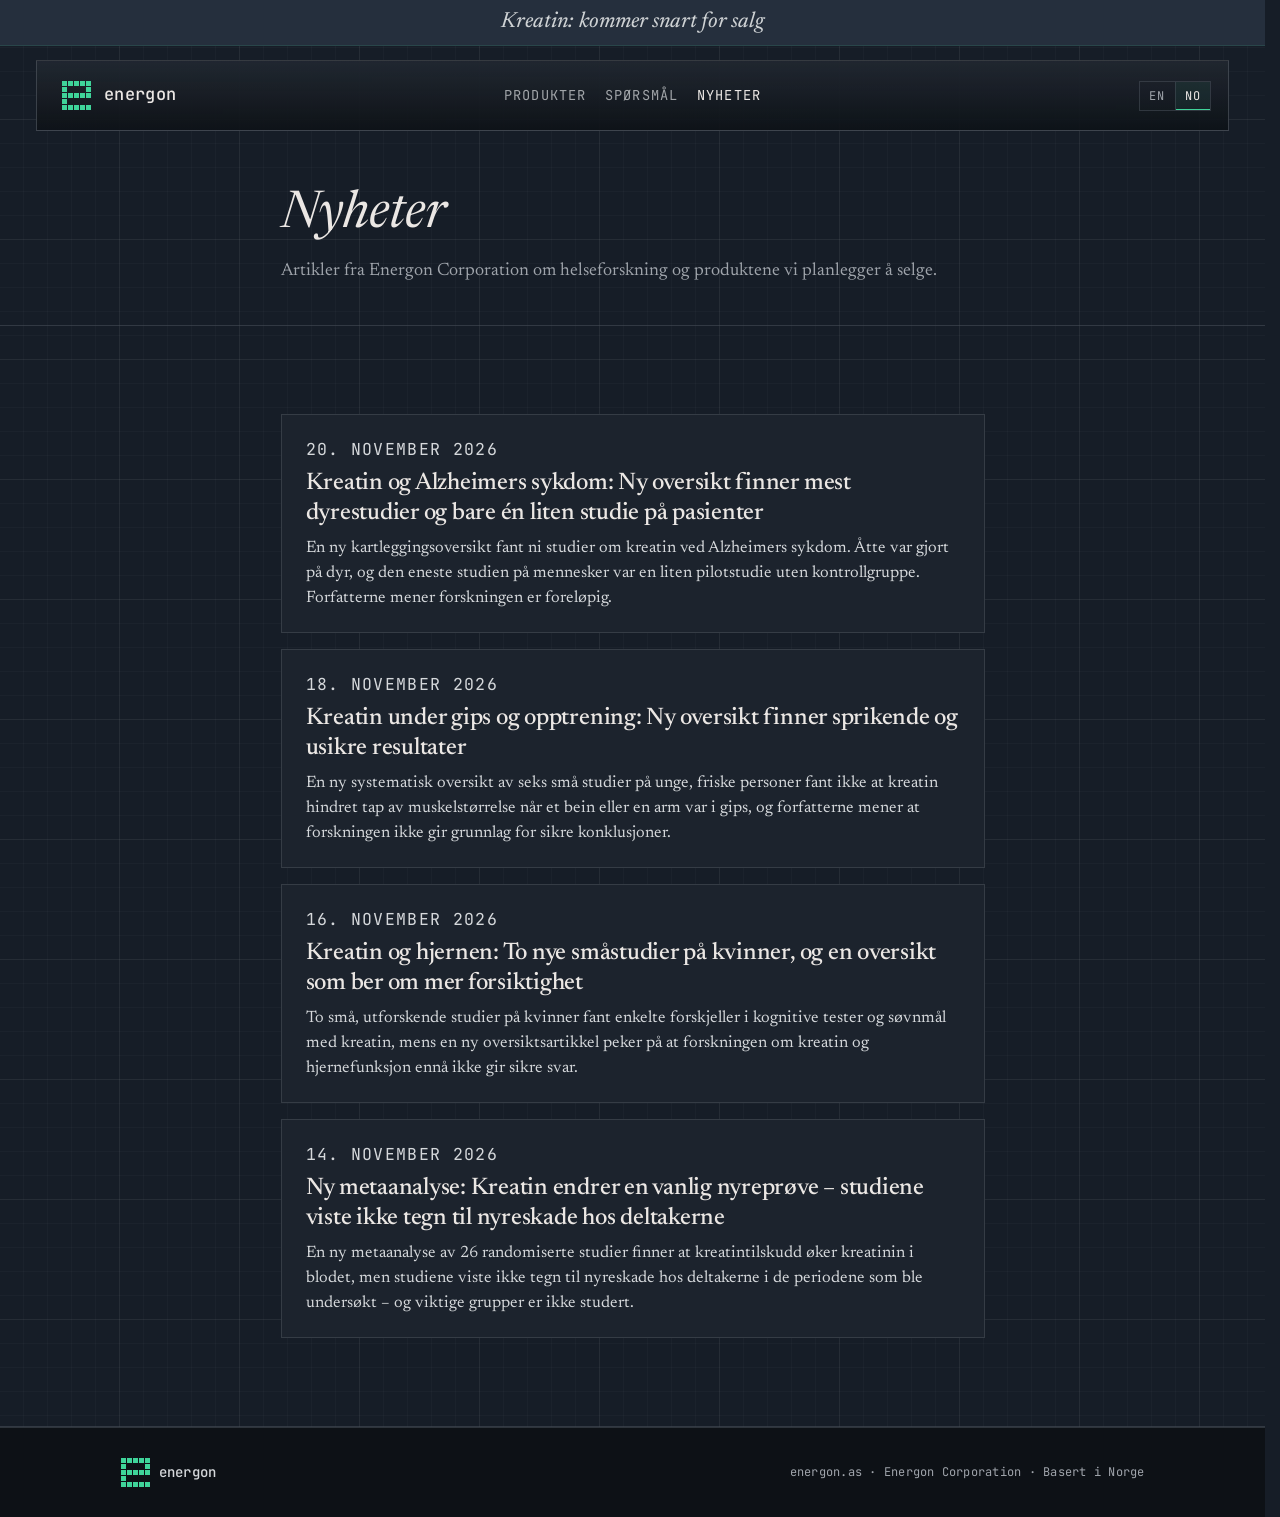
<file: no/nyheter/index.html>
<!doctype html>
<html lang="nb">
<head>
  <meta charset="utf-8">
  <meta name="viewport" content="width=device-width, initial-scale=1">
  <title>Nyheter · Energon Corporation</title>
  <meta name="description" content="Nyheter fra Energon Corporation: artikler om helseforskning og kosttilskudd som kreatin.">
  <link rel="canonical" href="https://energon.as/no/nyheter/">
  <link rel="alternate" hreflang="en" href="https://energon.as/news/">
  <link rel="alternate" hreflang="nb" href="https://energon.as/no/nyheter/">
  <link rel="alternate" hreflang="x-default" href="https://energon.as/news/">
  <link rel="icon" href="/favicon.svg" type="image/svg+xml">
  <link rel="icon" href="/favicon-32.png" type="image/png" sizes="32x32">
  <link rel="apple-touch-icon" href="/apple-touch-icon.png" sizes="180x180">
  <meta name="theme-color" content="#161d27">
  <script src="/lang.js"></script>
  <link rel="stylesheet" href="/fonts.css">
  <link rel="stylesheet" href="/styles.css">
  <link rel="stylesheet" href="/nutrition.css">
</head>
<body>
  <header class="site-header">
    <aside class="site-announcement" aria-label="Kunngjøring"><p>Kreatin: kommer snart for salg</p></aside>
    <div class="nav" data-nav-root data-nav-open="false">
      <div class="nav-inner">
        <a class="logo" href="/no/" aria-label="Energon Corporation – forsiden"><span class="logo-box"><svg xmlns="http://www.w3.org/2000/svg" class="nav-logo-anim" viewBox="0 0 29 29" width="29" height="29" shape-rendering="crispEdges" aria-hidden="true" focusable="false"><rect class="on i10" x="0" y="0" width="5" height="5"/><rect class="on i9" x="6" y="0" width="5" height="5"/><rect class="on i8" x="12" y="0" width="5" height="5"/><rect class="on i7" x="18" y="0" width="5" height="5"/><rect class="on i6" x="24" y="0" width="5" height="5"/><rect class="on i11" x="0" y="6" width="5" height="5"/><rect class="off" x="6" y="6" width="5" height="5"/><rect class="off" x="12" y="6" width="5" height="5"/><rect class="off" x="18" y="6" width="5" height="5"/><rect class="on i5" x="24" y="6" width="5" height="5"/><rect class="on i0" x="0" y="12" width="5" height="5"/><rect class="on i1" x="6" y="12" width="5" height="5"/><rect class="on i2" x="12" y="12" width="5" height="5"/><rect class="on i3" x="18" y="12" width="5" height="5"/><rect class="on i4" x="24" y="12" width="5" height="5"/><rect class="on i12" x="0" y="18" width="5" height="5"/><rect class="off" x="6" y="18" width="5" height="5"/><rect class="off" x="12" y="18" width="5" height="5"/><rect class="off" x="18" y="18" width="5" height="5"/><rect class="off" x="24" y="18" width="5" height="5"/><rect class="on i13" x="0" y="24" width="5" height="5"/><rect class="on i14" x="6" y="24" width="5" height="5"/><rect class="on i15" x="12" y="24" width="5" height="5"/><rect class="on i16" x="18" y="24" width="5" height="5"/><rect class="on i17" x="24" y="24" width="5" height="5"/></svg></span><span class="wordmark">energon</span></a>
        <nav class="nav-links" aria-label="Hovedmeny">
          <a href="/no/#products">Produkter</a>
          <a href="/no/#faq">Spørsmål</a>
          <a href="/no/nyheter/" aria-current="page">Nyheter</a>
        </nav>
        <div class="nav-end">
          <nav class="lang-switch" aria-label="Språk"><a href="/news/" hreflang="en" lang="en" data-lang="en">EN</a><a href="/no/nyheter/" hreflang="nb" lang="nb" data-lang="nb" aria-current="page">NO</a></nav>
          <button type="button" class="nav-toggle" aria-controls="navSheet" aria-expanded="false" aria-label="Åpne menyen" data-label-open="Åpne menyen" data-label-close="Lukk menyen" data-nav-toggle>
<span class="bt-bar" aria-hidden="true"><span></span><span></span><span></span><span></span></span>
<span class="bt-bar" aria-hidden="true"><span></span><span></span><span></span><span></span></span>
<span class="bt-bar" aria-hidden="true"><span></span><span></span><span></span><span></span></span>
          </button>
        </div>
      </div>
      <div class="nav-backdrop" data-nav-close></div>
      <div class="nav-sheet" id="navSheet">
        <nav class="nav-sheet-inner" aria-label="Hovedmeny (mobil)">
          <a href="/no/#products" data-nav-close>Produkter</a>
          <a href="/no/#faq" data-nav-close>Spørsmål</a>
          <a href="/no/nyheter/" data-nav-close aria-current="page">Nyheter</a>
        </nav>
      </div>
    </div>
  </header>

  <section class="news-hero">
    <div class="wrap narrow">
      <h1>Nyheter</h1>
      <p class="section-lead">Artikler fra Energon Corporation om helseforskning og produktene vi planlegger å selge.</p>
    </div>
  </section>

  <section class="section">
    <div class="wrap narrow">
    <ol class="news-list">
      <li><p class="news-meta"><time datetime="2026-11-20">20. november 2026</time></p><h2><a href="/no/nyheter/creatine-alzheimers-scoping-review/">Kreatin og Alzheimers sykdom: Ny oversikt finner mest dyrestudier og bare én liten studie på pasienter</a></h2><p>En ny kartleggingsoversikt fant ni studier om kreatin ved Alzheimers sykdom. Åtte var gjort på dyr, og den eneste studien på mennesker var en liten pilotstudie uten kontrollgruppe. Forfatterne mener forskningen er foreløpig.</p></li>
      <li><p class="news-meta"><time datetime="2026-11-18">18. november 2026</time></p><h2><a href="/no/nyheter/creatine-immobilisation-systematic-review/">Kreatin under gips og opptrening: Ny oversikt finner sprikende og usikre resultater</a></h2><p>En ny systematisk oversikt av seks små studier på unge, friske personer fant ikke at kreatin hindret tap av muskelstørrelse når et bein eller en arm var i gips, og forfatterne mener at forskningen ikke gir grunnlag for sikre konklusjoner.</p></li>
      <li><p class="news-meta"><time datetime="2026-11-16">16. november 2026</time></p><h2><a href="/no/nyheter/creatine-cognition-women-new-studies/">Kreatin og hjernen: To nye småstudier på kvinner, og en oversikt som ber om mer forsiktighet</a></h2><p>To små, utforskende studier på kvinner fant enkelte forskjeller i kognitive tester og søvnmål med kreatin, mens en ny oversiktsartikkel peker på at forskningen om kreatin og hjernefunksjon ennå ikke gir sikre svar.</p></li>
      <li><p class="news-meta"><time datetime="2026-11-14">14. november 2026</time></p><h2><a href="/no/nyheter/creatine-kidney-health-meta-analysis/">Ny metaanalyse: Kreatin endrer en vanlig nyreprøve – studiene viste ikke tegn til nyreskade hos deltakerne</a></h2><p>En ny metaanalyse av 26 randomiserte studier finner at kreatintilskudd øker kreatinin i blodet, men studiene viste ikke tegn til nyreskade hos deltakerne i de periodene som ble undersøkt – og viktige grupper er ikke studert.</p></li>
    </ol>
    </div>
  </section>

  <footer class="footer">
    <div class="wrap footer-inner">
      <span class="logo small"><img src="/logo-mark-29.svg" alt="" width="29" height="29"><span class="wordmark">energon</span></span>
      <span>energon.as · Energon Corporation · Basert i Norge</span>
    </div>
  </footer>
  <script src="/nav.js" defer></script>
</body>
</html>
</file>
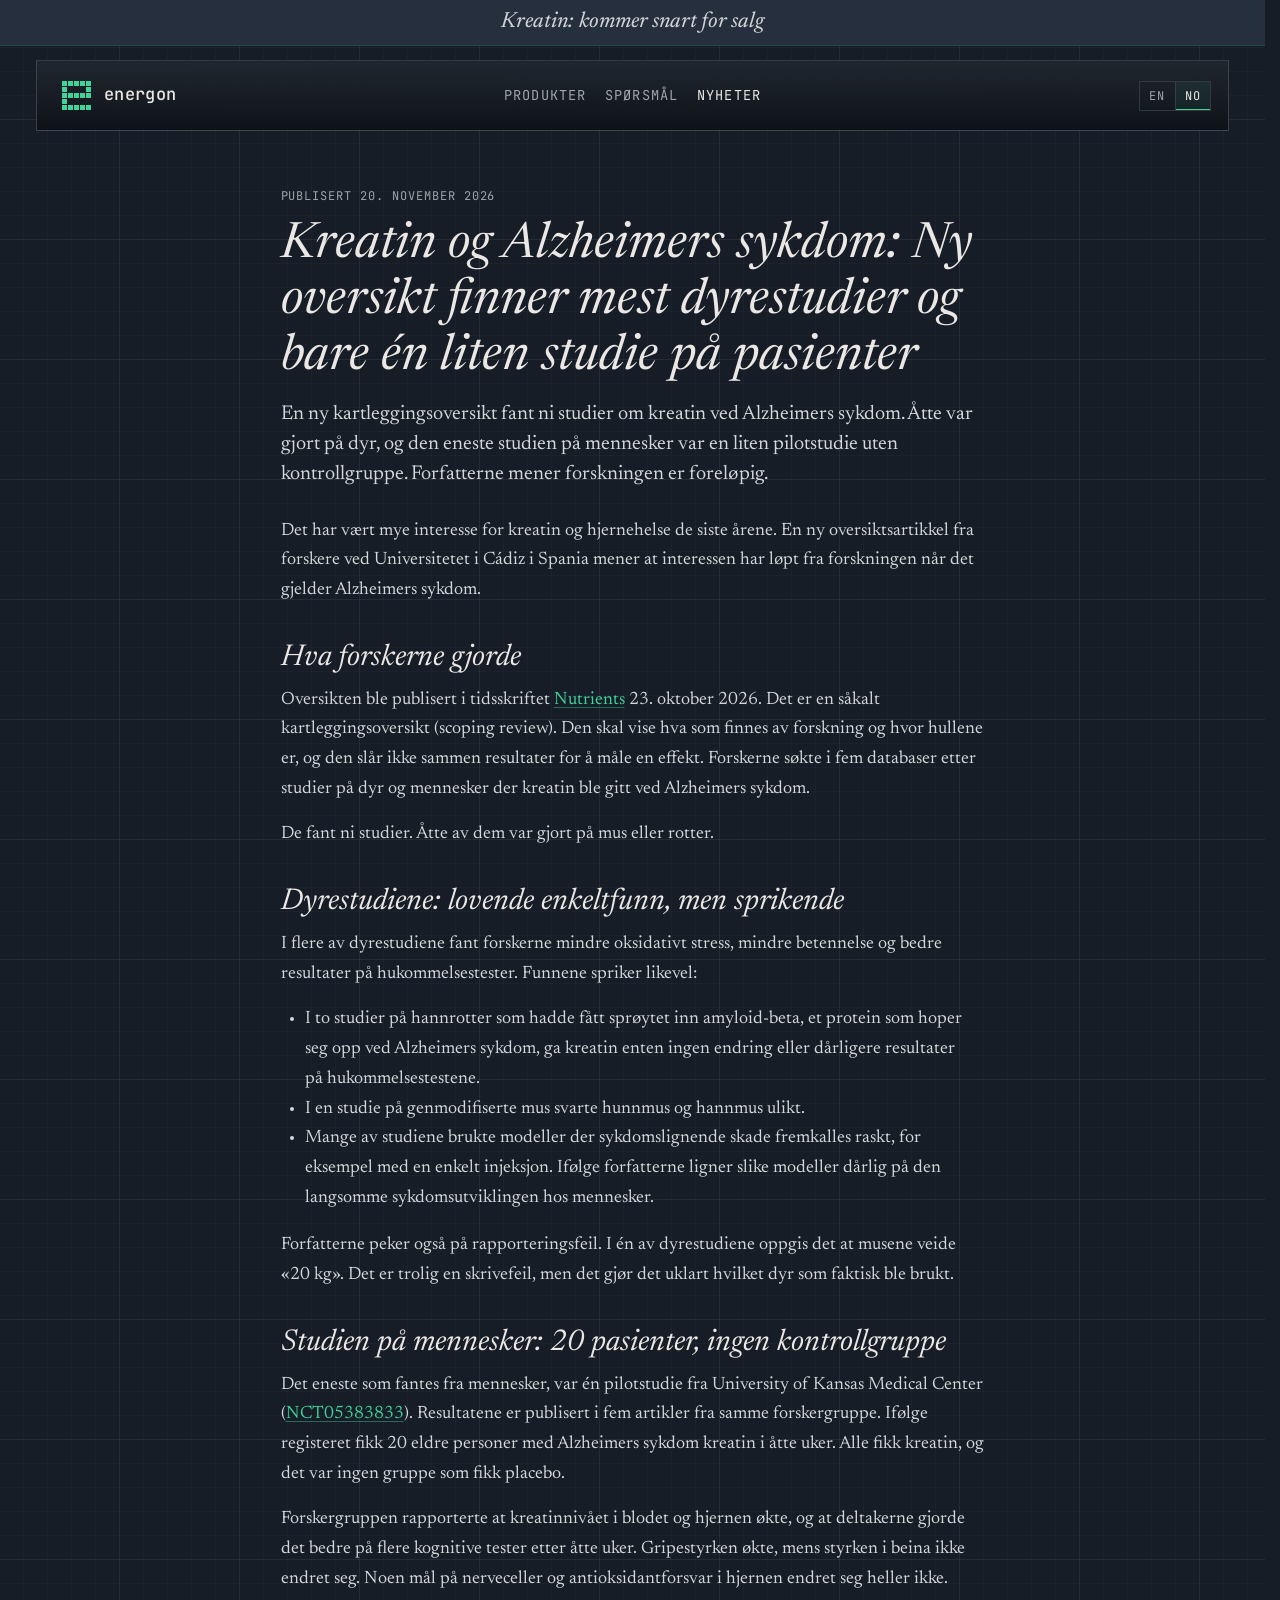
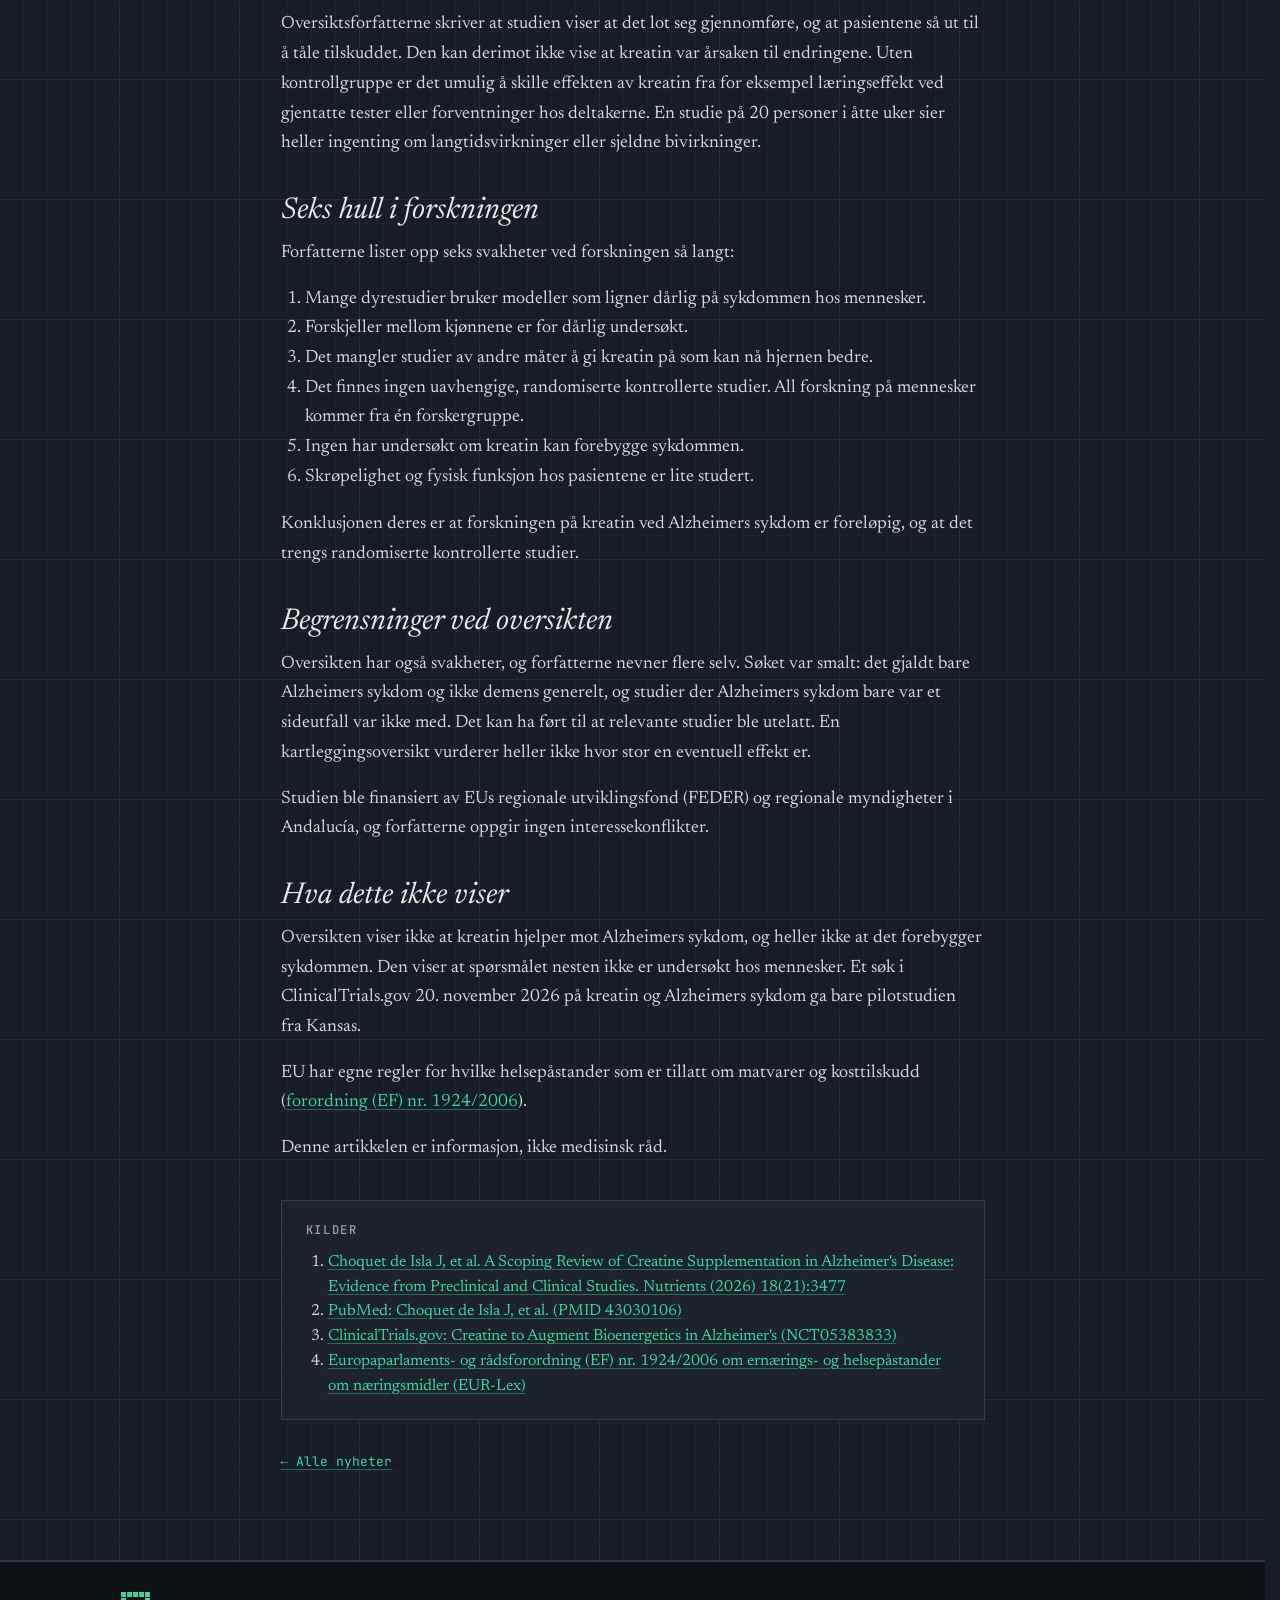
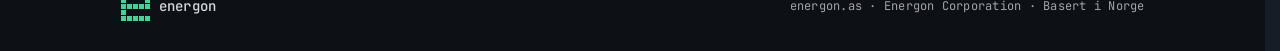
<file: no/nyheter/creatine-alzheimers-scoping-review/index.html>
<!doctype html>
<html lang="nb">
<head>
  <meta charset="utf-8">
  <meta name="viewport" content="width=device-width, initial-scale=1">
  <title>Kreatin og Alzheimers sykdom: Ny oversikt finner mest dyrestudier og bare én liten studie på pasienter · Energon Corporation</title>
  <meta name="description" content="En ny kartleggingsoversikt fant ni studier om kreatin ved Alzheimers sykdom. Åtte var gjort på dyr, og den eneste studien på mennesker var en liten pilotstudie uten kontrollgruppe. Forfatterne mener forskningen er foreløpig.">
  <link rel="canonical" href="https://energon.as/no/nyheter/creatine-alzheimers-scoping-review/">
  <link rel="alternate" hreflang="en" href="https://energon.as/news/creatine-alzheimers-scoping-review/">
  <link rel="alternate" hreflang="nb" href="https://energon.as/no/nyheter/creatine-alzheimers-scoping-review/">
  <link rel="alternate" hreflang="x-default" href="https://energon.as/news/creatine-alzheimers-scoping-review/">
  <link rel="icon" href="/favicon.svg" type="image/svg+xml">
  <link rel="icon" href="/favicon-32.png" type="image/png" sizes="32x32">
  <link rel="apple-touch-icon" href="/apple-touch-icon.png" sizes="180x180">
  <meta name="theme-color" content="#161d27">
  <script src="/lang.js"></script>
  <link rel="stylesheet" href="/fonts.css">
  <link rel="stylesheet" href="/styles.css">
  <link rel="stylesheet" href="/nutrition.css">
</head>
<body>
  <header class="site-header">
    <aside class="site-announcement" aria-label="Kunngjøring"><p>Kreatin: kommer snart for salg</p></aside>
    <div class="nav" data-nav-root data-nav-open="false">
      <div class="nav-inner">
        <a class="logo" href="/no/" aria-label="Energon Corporation – forsiden"><span class="logo-box"><svg xmlns="http://www.w3.org/2000/svg" class="nav-logo-anim" viewBox="0 0 29 29" width="29" height="29" shape-rendering="crispEdges" aria-hidden="true" focusable="false"><rect class="on i10" x="0" y="0" width="5" height="5"/><rect class="on i9" x="6" y="0" width="5" height="5"/><rect class="on i8" x="12" y="0" width="5" height="5"/><rect class="on i7" x="18" y="0" width="5" height="5"/><rect class="on i6" x="24" y="0" width="5" height="5"/><rect class="on i11" x="0" y="6" width="5" height="5"/><rect class="off" x="6" y="6" width="5" height="5"/><rect class="off" x="12" y="6" width="5" height="5"/><rect class="off" x="18" y="6" width="5" height="5"/><rect class="on i5" x="24" y="6" width="5" height="5"/><rect class="on i0" x="0" y="12" width="5" height="5"/><rect class="on i1" x="6" y="12" width="5" height="5"/><rect class="on i2" x="12" y="12" width="5" height="5"/><rect class="on i3" x="18" y="12" width="5" height="5"/><rect class="on i4" x="24" y="12" width="5" height="5"/><rect class="on i12" x="0" y="18" width="5" height="5"/><rect class="off" x="6" y="18" width="5" height="5"/><rect class="off" x="12" y="18" width="5" height="5"/><rect class="off" x="18" y="18" width="5" height="5"/><rect class="off" x="24" y="18" width="5" height="5"/><rect class="on i13" x="0" y="24" width="5" height="5"/><rect class="on i14" x="6" y="24" width="5" height="5"/><rect class="on i15" x="12" y="24" width="5" height="5"/><rect class="on i16" x="18" y="24" width="5" height="5"/><rect class="on i17" x="24" y="24" width="5" height="5"/></svg></span><span class="wordmark">energon</span></a>
        <nav class="nav-links" aria-label="Hovedmeny">
          <a href="/no/#products">Produkter</a>
          <a href="/no/#faq">Spørsmål</a>
          <a href="/no/nyheter/" aria-current="page">Nyheter</a>
        </nav>
        <div class="nav-end">
          <nav class="lang-switch" aria-label="Språk"><a href="/news/creatine-alzheimers-scoping-review/" hreflang="en" lang="en" data-lang="en">EN</a><a href="/no/nyheter/creatine-alzheimers-scoping-review/" hreflang="nb" lang="nb" data-lang="nb" aria-current="page">NO</a></nav>
          <button type="button" class="nav-toggle" aria-controls="navSheet" aria-expanded="false" aria-label="Åpne menyen" data-label-open="Åpne menyen" data-label-close="Lukk menyen" data-nav-toggle>
<span class="bt-bar" aria-hidden="true"><span></span><span></span><span></span><span></span></span>
<span class="bt-bar" aria-hidden="true"><span></span><span></span><span></span><span></span></span>
<span class="bt-bar" aria-hidden="true"><span></span><span></span><span></span><span></span></span>
          </button>
        </div>
      </div>
      <div class="nav-backdrop" data-nav-close></div>
      <div class="nav-sheet" id="navSheet">
        <nav class="nav-sheet-inner" aria-label="Hovedmeny (mobil)">
          <a href="/no/#products" data-nav-close>Produkter</a>
          <a href="/no/#faq" data-nav-close>Spørsmål</a>
          <a href="/no/nyheter/" data-nav-close aria-current="page">Nyheter</a>
        </nav>
      </div>
    </div>
  </header>

  <article class="article">
    <div class="wrap narrow">
      <p class="news-meta">Publisert <time datetime="2026-11-20">20. november 2026</time></p>
      <h1>Kreatin og Alzheimers sykdom: Ny oversikt finner mest dyrestudier og bare én liten studie på pasienter</h1>
      <p class="lead">En ny kartleggingsoversikt fant ni studier om kreatin ved Alzheimers sykdom. Åtte var gjort på dyr, og den eneste studien på mennesker var en liten pilotstudie uten kontrollgruppe. Forfatterne mener forskningen er foreløpig.</p>
      <div class="article-body">
<p>Det har vært mye interesse for kreatin og hjernehelse de siste årene. En ny oversiktsartikkel fra forskere ved Universitetet i Cádiz i Spania mener at interessen har løpt fra forskningen når det gjelder Alzheimers sykdom.</p>
<h2>Hva forskerne gjorde</h2>
<p>Oversikten ble publisert i tidsskriftet <a href="https://doi.org/10.3390/nu18213477" rel="nofollow noopener noreferrer">Nutrients</a> 23. oktober 2026. Det er en såkalt kartleggingsoversikt (scoping review). Den skal vise hva som finnes av forskning og hvor hullene er, og den slår ikke sammen resultater for å måle en effekt. Forskerne søkte i fem databaser etter studier på dyr og mennesker der kreatin ble gitt ved Alzheimers sykdom.</p>
<p>De fant ni studier. Åtte av dem var gjort på mus eller rotter.</p>
<h2>Dyrestudiene: lovende enkeltfunn, men sprikende</h2>
<p>I flere av dyrestudiene fant forskerne mindre oksidativt stress, mindre betennelse og bedre resultater på hukommelsestester. Funnene spriker likevel:</p>
<ul><li>I to studier på hannrotter som hadde fått sprøytet inn amyloid-beta, et protein som hoper seg opp ved Alzheimers sykdom, ga kreatin enten ingen endring eller dårligere resultater på hukommelsestestene.</li><li>I en studie på genmodifiserte mus svarte hunnmus og hannmus ulikt.</li><li>Mange av studiene brukte modeller der sykdomslignende skade fremkalles raskt, for eksempel med en enkelt injeksjon. Ifølge forfatterne ligner slike modeller dårlig på den langsomme sykdomsutviklingen hos mennesker.</li></ul>
<p>Forfatterne peker også på rapporteringsfeil. I én av dyrestudiene oppgis det at musene veide «20 kg». Det er trolig en skrivefeil, men det gjør det uklart hvilket dyr som faktisk ble brukt.</p>
<h2>Studien på mennesker: 20 pasienter, ingen kontrollgruppe</h2>
<p>Det eneste som fantes fra mennesker, var én pilotstudie fra University of Kansas Medical Center (<a href="https://clinicaltrials.gov/study/NCT05383833" rel="nofollow noopener noreferrer">NCT05383833</a>). Resultatene er publisert i fem artikler fra samme forskergruppe. Ifølge registeret fikk 20 eldre personer med Alzheimers sykdom kreatin i åtte uker. Alle fikk kreatin, og det var ingen gruppe som fikk placebo.</p>
<p>Forskergruppen rapporterte at kreatinnivået i blodet og hjernen økte, og at deltakerne gjorde det bedre på flere kognitive tester etter åtte uker. Gripestyrken økte, mens styrken i beina ikke endret seg. Noen mål på nerveceller og antioksidantforsvar i hjernen endret seg heller ikke.</p>
<p>Oversiktsforfatterne skriver at studien viser at det lot seg gjennomføre, og at pasientene så ut til å tåle tilskuddet. Den kan derimot ikke vise at kreatin var årsaken til endringene. Uten kontrollgruppe er det umulig å skille effekten av kreatin fra for eksempel læringseffekt ved gjentatte tester eller forventninger hos deltakerne. En studie på 20 personer i åtte uker sier heller ingenting om langtidsvirkninger eller sjeldne bivirkninger.</p>
<h2>Seks hull i forskningen</h2>
<p>Forfatterne lister opp seks svakheter ved forskningen så langt:</p>
<ol><li>Mange dyrestudier bruker modeller som ligner dårlig på sykdommen hos mennesker.</li><li>Forskjeller mellom kjønnene er for dårlig undersøkt.</li><li>Det mangler studier av andre måter å gi kreatin på som kan nå hjernen bedre.</li><li>Det finnes ingen uavhengige, randomiserte kontrollerte studier. All forskning på mennesker kommer fra én forskergruppe.</li><li>Ingen har undersøkt om kreatin kan forebygge sykdommen.</li><li>Skrøpelighet og fysisk funksjon hos pasientene er lite studert.</li></ol>
<p>Konklusjonen deres er at forskningen på kreatin ved Alzheimers sykdom er foreløpig, og at det trengs randomiserte kontrollerte studier.</p>
<h2>Begrensninger ved oversikten</h2>
<p>Oversikten har også svakheter, og forfatterne nevner flere selv. Søket var smalt: det gjaldt bare Alzheimers sykdom og ikke demens generelt, og studier der Alzheimers sykdom bare var et sideutfall var ikke med. Det kan ha ført til at relevante studier ble utelatt. En kartleggingsoversikt vurderer heller ikke hvor stor en eventuell effekt er.</p>
<p>Studien ble finansiert av EUs regionale utviklingsfond (FEDER) og regionale myndigheter i Andalucía, og forfatterne oppgir ingen interessekonflikter.</p>
<h2>Hva dette ikke viser</h2>
<p>Oversikten viser ikke at kreatin hjelper mot Alzheimers sykdom, og heller ikke at det forebygger sykdommen. Den viser at spørsmålet nesten ikke er undersøkt hos mennesker. Et søk i ClinicalTrials.gov 20. november 2026 på kreatin og Alzheimers sykdom ga bare pilotstudien fra Kansas.</p>
<p>EU har egne regler for hvilke helsepåstander som er tillatt om matvarer og kosttilskudd (<a href="https://eur-lex.europa.eu/eli/reg/2006/1924/oj" rel="nofollow noopener noreferrer">forordning (EF) nr. 1924/2006</a>).</p>
<p>Denne artikkelen er informasjon, ikke medisinsk råd.</p>
      </div>
      <section class="sources" aria-label="Kilder">
        <h2>Kilder</h2>
        <ol>
        <li><a href="https://doi.org/10.3390/nu18213477" rel="nofollow noopener noreferrer">Choquet de Isla J, et al. A Scoping Review of Creatine Supplementation in Alzheimer&#x27;s Disease: Evidence from Preclinical and Clinical Studies. Nutrients (2026) 18(21):3477</a></li>
        <li><a href="https://pubmed.ncbi.nlm.nih.gov/43030106/" rel="nofollow noopener noreferrer">PubMed: Choquet de Isla J, et al. (PMID 43030106)</a></li>
        <li><a href="https://clinicaltrials.gov/study/NCT05383833" rel="nofollow noopener noreferrer">ClinicalTrials.gov: Creatine to Augment Bioenergetics in Alzheimer&#x27;s (NCT05383833)</a></li>
        <li><a href="https://eur-lex.europa.eu/eli/reg/2006/1924/oj" rel="nofollow noopener noreferrer">Europaparlaments- og rådsforordning (EF) nr. 1924/2006 om ernærings- og helsepåstander om næringsmidler (EUR-Lex)</a></li>
        </ol>
      </section>
      <p class="back-link"><a href="/no/nyheter/">← Alle nyheter</a></p>
    </div>
  </article>

  <footer class="footer">
    <div class="wrap footer-inner">
      <span class="logo small"><img src="/logo-mark-29.svg" alt="" width="29" height="29"><span class="wordmark">energon</span></span>
      <span>energon.as · Energon Corporation · Basert i Norge</span>
    </div>
  </footer>
  <script src="/nav.js" defer></script>
</body>
</html>
</file>
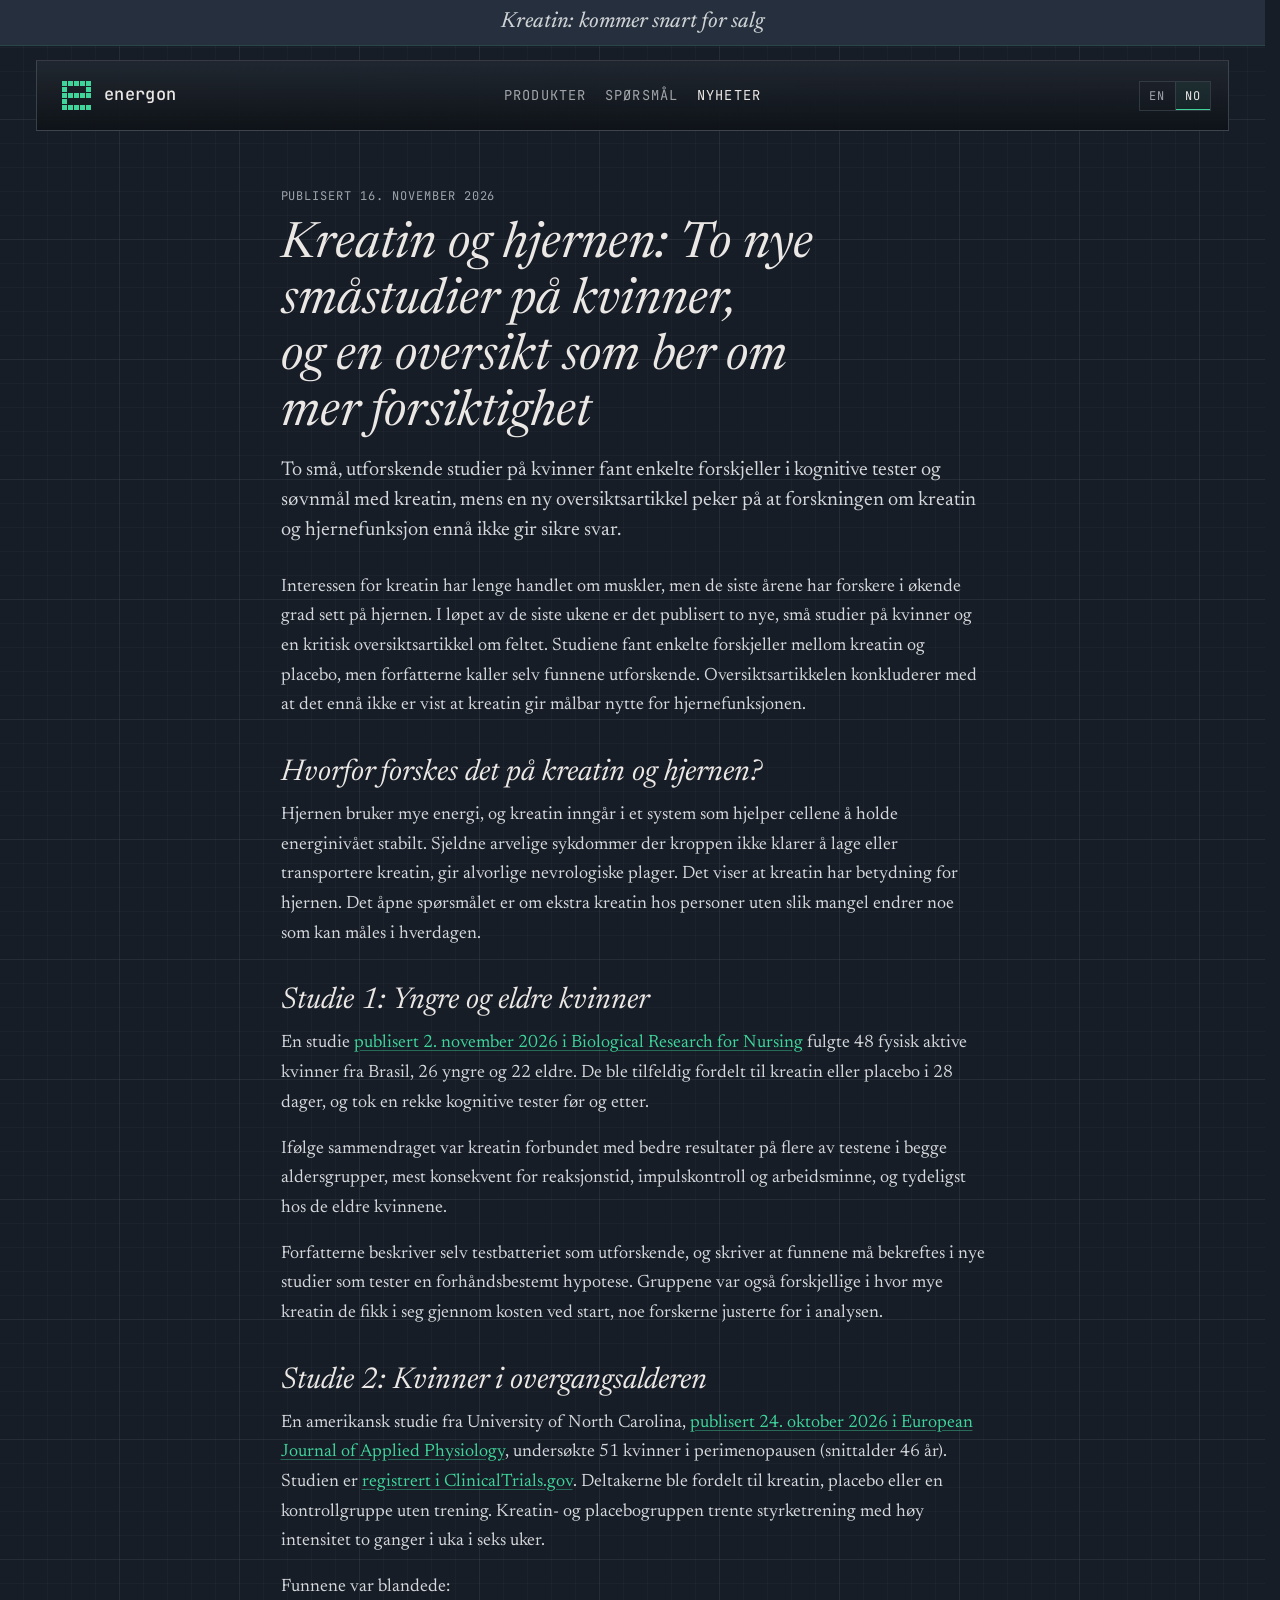
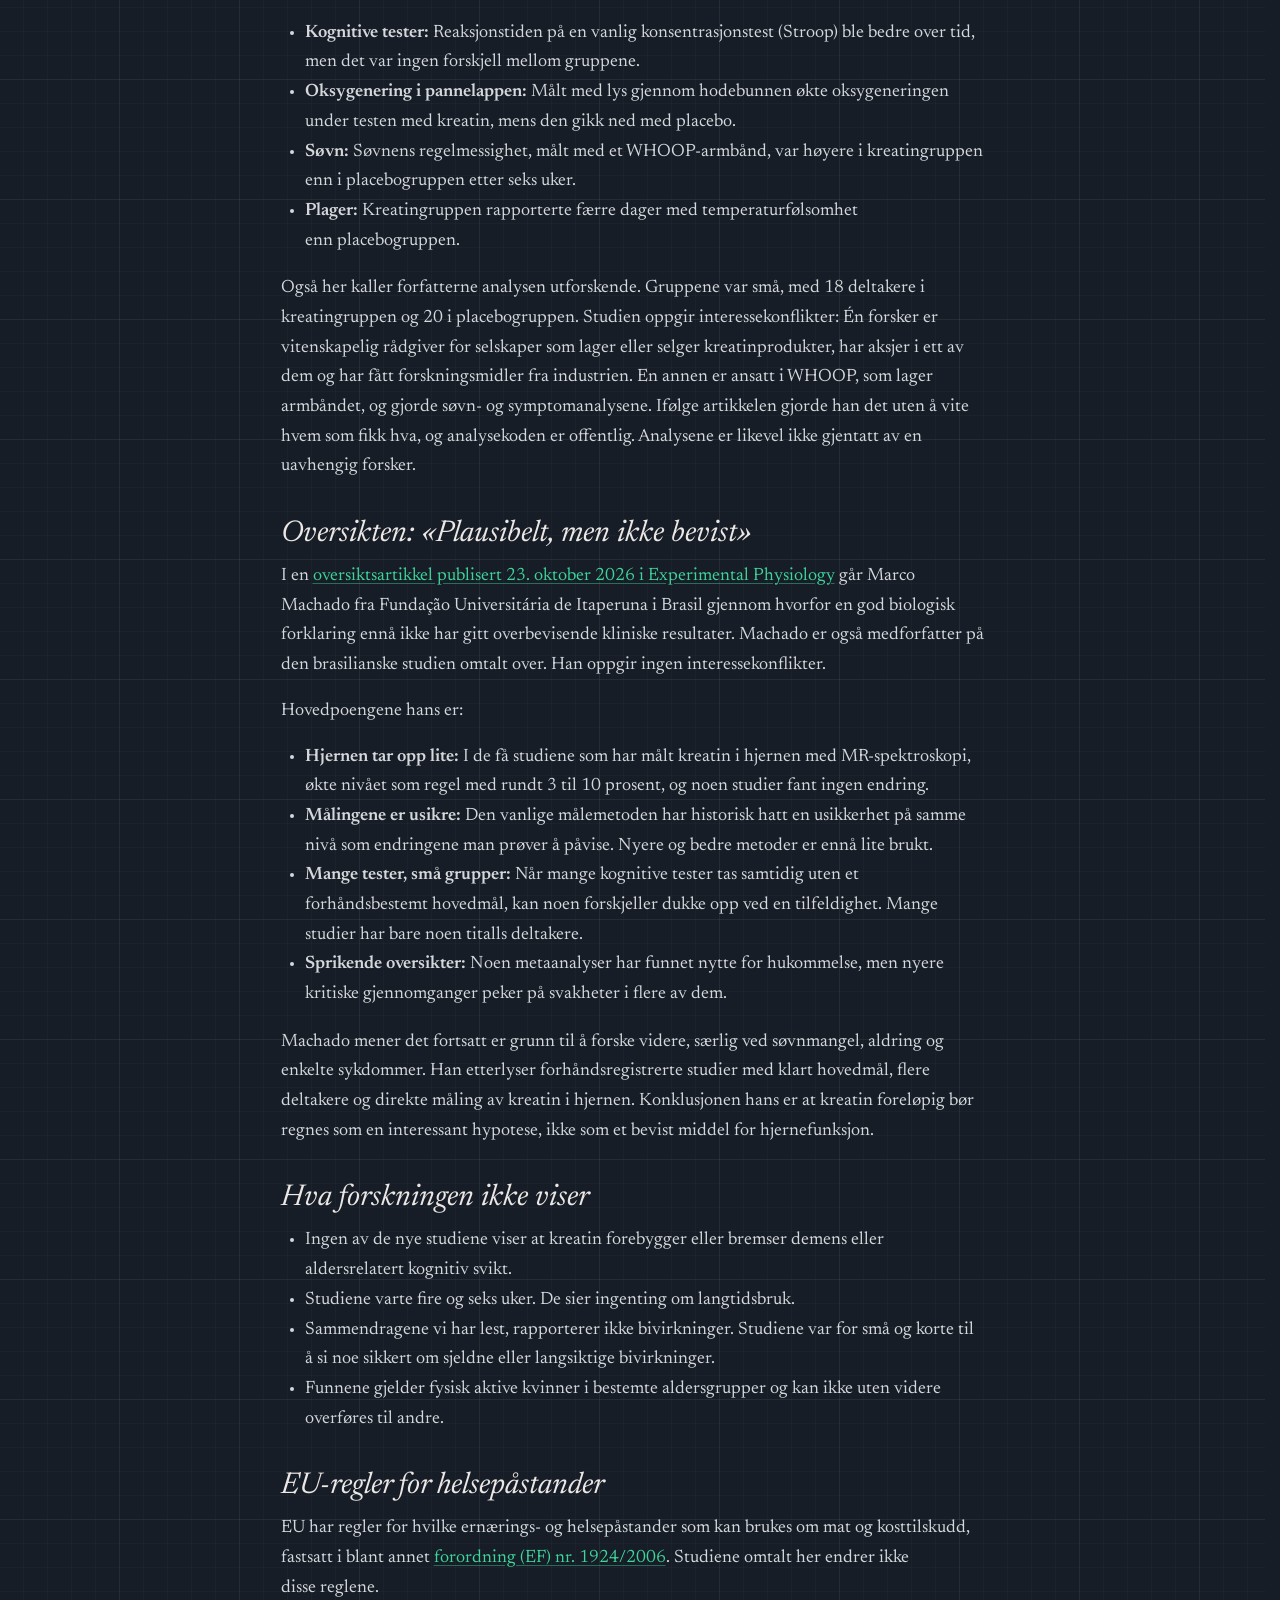
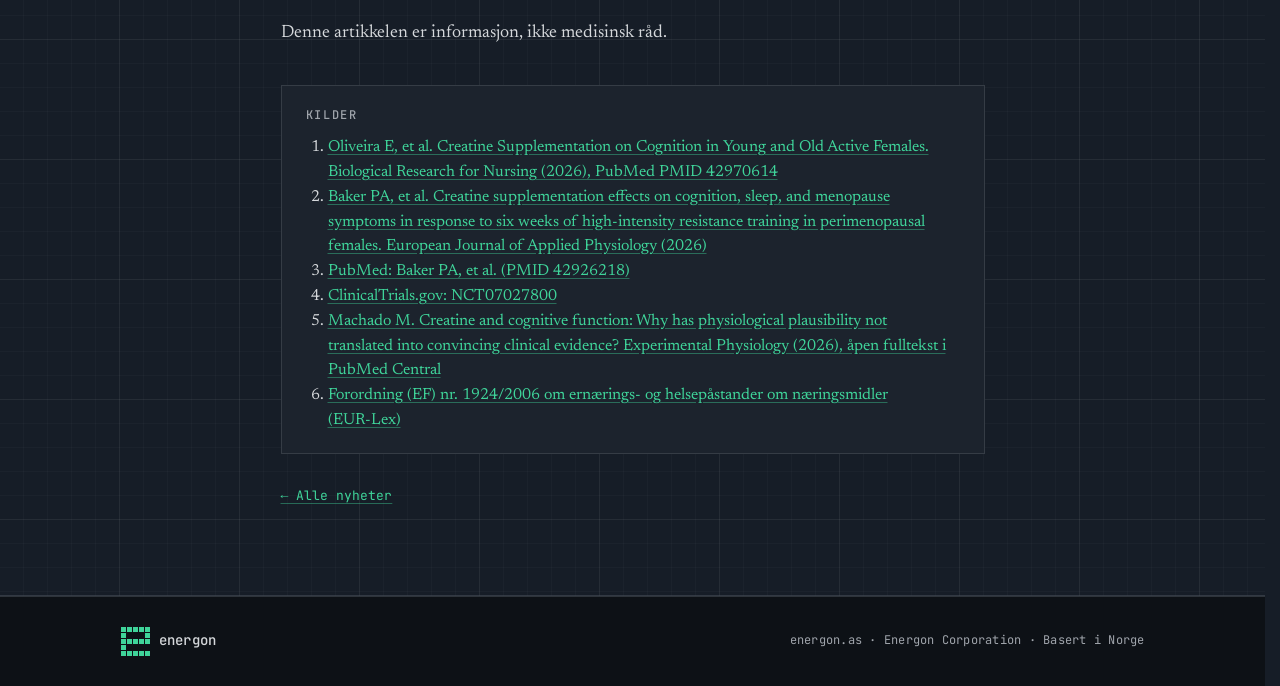
<file: no/nyheter/creatine-cognition-women-new-studies/index.html>
<!doctype html>
<html lang="nb">
<head>
  <meta charset="utf-8">
  <meta name="viewport" content="width=device-width, initial-scale=1">
  <title>Kreatin og hjernen: To nye småstudier på kvinner, og en oversikt som ber om mer forsiktighet · Energon Corporation</title>
  <meta name="description" content="To små, utforskende studier på kvinner fant enkelte forskjeller i kognitive tester og søvnmål med kreatin, mens en ny oversiktsartikkel peker på at forskningen om kreatin og hjernefunksjon ennå ikke gir sikre svar.">
  <link rel="canonical" href="https://energon.as/no/nyheter/creatine-cognition-women-new-studies/">
  <link rel="alternate" hreflang="en" href="https://energon.as/news/creatine-cognition-women-new-studies/">
  <link rel="alternate" hreflang="nb" href="https://energon.as/no/nyheter/creatine-cognition-women-new-studies/">
  <link rel="alternate" hreflang="x-default" href="https://energon.as/news/creatine-cognition-women-new-studies/">
  <link rel="icon" href="/favicon.svg" type="image/svg+xml">
  <link rel="icon" href="/favicon-32.png" type="image/png" sizes="32x32">
  <link rel="apple-touch-icon" href="/apple-touch-icon.png" sizes="180x180">
  <meta name="theme-color" content="#161d27">
  <script src="/lang.js"></script>
  <link rel="stylesheet" href="/fonts.css">
  <link rel="stylesheet" href="/styles.css">
  <link rel="stylesheet" href="/nutrition.css">
</head>
<body>
  <header class="site-header">
    <aside class="site-announcement" aria-label="Kunngjøring"><p>Kreatin: kommer snart for salg</p></aside>
    <div class="nav" data-nav-root data-nav-open="false">
      <div class="nav-inner">
        <a class="logo" href="/no/" aria-label="Energon Corporation – forsiden"><span class="logo-box"><svg xmlns="http://www.w3.org/2000/svg" class="nav-logo-anim" viewBox="0 0 29 29" width="29" height="29" shape-rendering="crispEdges" aria-hidden="true" focusable="false"><rect class="on i10" x="0" y="0" width="5" height="5"/><rect class="on i9" x="6" y="0" width="5" height="5"/><rect class="on i8" x="12" y="0" width="5" height="5"/><rect class="on i7" x="18" y="0" width="5" height="5"/><rect class="on i6" x="24" y="0" width="5" height="5"/><rect class="on i11" x="0" y="6" width="5" height="5"/><rect class="off" x="6" y="6" width="5" height="5"/><rect class="off" x="12" y="6" width="5" height="5"/><rect class="off" x="18" y="6" width="5" height="5"/><rect class="on i5" x="24" y="6" width="5" height="5"/><rect class="on i0" x="0" y="12" width="5" height="5"/><rect class="on i1" x="6" y="12" width="5" height="5"/><rect class="on i2" x="12" y="12" width="5" height="5"/><rect class="on i3" x="18" y="12" width="5" height="5"/><rect class="on i4" x="24" y="12" width="5" height="5"/><rect class="on i12" x="0" y="18" width="5" height="5"/><rect class="off" x="6" y="18" width="5" height="5"/><rect class="off" x="12" y="18" width="5" height="5"/><rect class="off" x="18" y="18" width="5" height="5"/><rect class="off" x="24" y="18" width="5" height="5"/><rect class="on i13" x="0" y="24" width="5" height="5"/><rect class="on i14" x="6" y="24" width="5" height="5"/><rect class="on i15" x="12" y="24" width="5" height="5"/><rect class="on i16" x="18" y="24" width="5" height="5"/><rect class="on i17" x="24" y="24" width="5" height="5"/></svg></span><span class="wordmark">energon</span></a>
        <nav class="nav-links" aria-label="Hovedmeny">
          <a href="/no/#products">Produkter</a>
          <a href="/no/#faq">Spørsmål</a>
          <a href="/no/nyheter/" aria-current="page">Nyheter</a>
        </nav>
        <div class="nav-end">
          <nav class="lang-switch" aria-label="Språk"><a href="/news/creatine-cognition-women-new-studies/" hreflang="en" lang="en" data-lang="en">EN</a><a href="/no/nyheter/creatine-cognition-women-new-studies/" hreflang="nb" lang="nb" data-lang="nb" aria-current="page">NO</a></nav>
          <button type="button" class="nav-toggle" aria-controls="navSheet" aria-expanded="false" aria-label="Åpne menyen" data-label-open="Åpne menyen" data-label-close="Lukk menyen" data-nav-toggle>
<span class="bt-bar" aria-hidden="true"><span></span><span></span><span></span><span></span></span>
<span class="bt-bar" aria-hidden="true"><span></span><span></span><span></span><span></span></span>
<span class="bt-bar" aria-hidden="true"><span></span><span></span><span></span><span></span></span>
          </button>
        </div>
      </div>
      <div class="nav-backdrop" data-nav-close></div>
      <div class="nav-sheet" id="navSheet">
        <nav class="nav-sheet-inner" aria-label="Hovedmeny (mobil)">
          <a href="/no/#products" data-nav-close>Produkter</a>
          <a href="/no/#faq" data-nav-close>Spørsmål</a>
          <a href="/no/nyheter/" data-nav-close aria-current="page">Nyheter</a>
        </nav>
      </div>
    </div>
  </header>

  <article class="article">
    <div class="wrap narrow">
      <p class="news-meta">Publisert <time datetime="2026-11-16">16. november 2026</time></p>
      <h1>Kreatin og hjernen: To nye småstudier på kvinner, og en oversikt som ber om mer forsiktighet</h1>
      <p class="lead">To små, utforskende studier på kvinner fant enkelte forskjeller i kognitive tester og søvnmål med kreatin, mens en ny oversiktsartikkel peker på at forskningen om kreatin og hjernefunksjon ennå ikke gir sikre svar.</p>
      <div class="article-body">
<p>Interessen for kreatin har lenge handlet om muskler, men de siste årene har forskere i økende grad sett på hjernen. I løpet av de siste ukene er det publisert to nye, små studier på kvinner og en kritisk oversiktsartikkel om feltet. Studiene fant enkelte forskjeller mellom kreatin og placebo, men forfatterne kaller selv funnene utforskende. Oversiktsartikkelen konkluderer med at det ennå ikke er vist at kreatin gir målbar nytte for hjernefunksjonen.</p>
<h2>Hvorfor forskes det på kreatin og hjernen?</h2>
<p>Hjernen bruker mye energi, og kreatin inngår i et system som hjelper cellene å holde energinivået stabilt. Sjeldne arvelige sykdommer der kroppen ikke klarer å lage eller transportere kreatin, gir alvorlige nevrologiske plager. Det viser at kreatin har betydning for hjernen. Det åpne spørsmålet er om ekstra kreatin hos personer uten slik mangel endrer noe som kan måles i hverdagen.</p>
<h2>Studie 1: Yngre og eldre kvinner</h2>
<p>En studie <a href="https://pubmed.ncbi.nlm.nih.gov/42970614/" rel="nofollow noopener noreferrer">publisert 2. november 2026 i Biological Research for Nursing</a> fulgte 48 fysisk aktive kvinner fra Brasil, 26 yngre og 22 eldre. De ble tilfeldig fordelt til kreatin eller placebo i 28 dager, og tok en rekke kognitive tester før og etter.</p>
<p>Ifølge sammendraget var kreatin forbundet med bedre resultater på flere av testene i begge aldersgrupper, mest konsekvent for reaksjonstid, impulskontroll og arbeidsminne, og tydeligst hos de eldre kvinnene.</p>
<p>Forfatterne beskriver selv testbatteriet som utforskende, og skriver at funnene må bekreftes i nye studier som tester en forhåndsbestemt hypotese. Gruppene var også forskjellige i hvor mye kreatin de fikk i seg gjennom kosten ved start, noe forskerne justerte for i analysen.</p>
<h2>Studie 2: Kvinner i overgangsalderen</h2>
<p>En amerikansk studie fra University of North Carolina, <a href="https://doi.org/10.1007/s00421-026-06481-6" rel="nofollow noopener noreferrer">publisert 24. oktober 2026 i European Journal of Applied Physiology</a>, undersøkte 51 kvinner i perimenopausen (snittalder 46 år). Studien er <a href="https://clinicaltrials.gov/study/NCT07027800" rel="nofollow noopener noreferrer">registrert i ClinicalTrials.gov</a>. Deltakerne ble fordelt til kreatin, placebo eller en kontrollgruppe uten trening. Kreatin- og placebogruppen trente styrketrening med høy intensitet to ganger i uka i seks uker.</p>
<p>Funnene var blandede:</p>
<ul><li><strong>Kognitive tester:</strong> Reaksjonstiden på en vanlig konsentrasjonstest (Stroop) ble bedre over tid, men det var ingen forskjell mellom gruppene.</li><li><strong>Oksygenering i pannelappen:</strong> Målt med lys gjennom hodebunnen økte oksygeneringen under testen med kreatin, mens den gikk ned med placebo.</li><li><strong>Søvn:</strong> Søvnens regelmessighet, målt med et WHOOP-armbånd, var høyere i kreatingruppen enn i placebogruppen etter seks uker.</li><li><strong>Plager:</strong> Kreatingruppen rapporterte færre dager med temperaturfølsomhet enn placebogruppen.</li></ul>
<p>Også her kaller forfatterne analysen utforskende. Gruppene var små, med 18 deltakere i kreatingruppen og 20 i placebogruppen. Studien oppgir interessekonflikter: Én forsker er vitenskapelig rådgiver for selskaper som lager eller selger kreatinprodukter, har aksjer i ett av dem og har fått forskningsmidler fra industrien. En annen er ansatt i WHOOP, som lager armbåndet, og gjorde søvn- og symptomanalysene. Ifølge artikkelen gjorde han det uten å vite hvem som fikk hva, og analysekoden er offentlig. Analysene er likevel ikke gjentatt av en uavhengig forsker.</p>
<h2>Oversikten: «Plausibelt, men ikke bevist»</h2>
<p>I en <a href="https://pmc.ncbi.nlm.nih.gov/articles/PMC13693954/" rel="nofollow noopener noreferrer">oversiktsartikkel publisert 23. oktober 2026 i Experimental Physiology</a> går Marco Machado fra Fundação Universitária de Itaperuna i Brasil gjennom hvorfor en god biologisk forklaring ennå ikke har gitt overbevisende kliniske resultater. Machado er også medforfatter på den brasilianske studien omtalt over. Han oppgir ingen interessekonflikter.</p>
<p>Hovedpoengene hans er:</p>
<ul><li><strong>Hjernen tar opp lite:</strong> I de få studiene som har målt kreatin i hjernen med MR-spektroskopi, økte nivået som regel med rundt 3 til 10 prosent, og noen studier fant ingen endring.</li><li><strong>Målingene er usikre:</strong> Den vanlige målemetoden har historisk hatt en usikkerhet på samme nivå som endringene man prøver å påvise. Nyere og bedre metoder er ennå lite brukt.</li><li><strong>Mange tester, små grupper:</strong> Når mange kognitive tester tas samtidig uten et forhåndsbestemt hovedmål, kan noen forskjeller dukke opp ved en tilfeldighet. Mange studier har bare noen titalls deltakere.</li><li><strong>Sprikende oversikter:</strong> Noen metaanalyser har funnet nytte for hukommelse, men nyere kritiske gjennomganger peker på svakheter i flere av dem.</li></ul>
<p>Machado mener det fortsatt er grunn til å forske videre, særlig ved søvnmangel, aldring og enkelte sykdommer. Han etterlyser forhåndsregistrerte studier med klart hovedmål, flere deltakere og direkte måling av kreatin i hjernen. Konklusjonen hans er at kreatin foreløpig bør regnes som en interessant hypotese, ikke som et bevist middel for hjernefunksjon.</p>
<h2>Hva forskningen ikke viser</h2>
<ul><li>Ingen av de nye studiene viser at kreatin forebygger eller bremser demens eller aldersrelatert kognitiv svikt.</li><li>Studiene varte fire og seks uker. De sier ingenting om langtidsbruk.</li><li>Sammendragene vi har lest, rapporterer ikke bivirkninger. Studiene var for små og korte til å si noe sikkert om sjeldne eller langsiktige bivirkninger.</li><li>Funnene gjelder fysisk aktive kvinner i bestemte aldersgrupper og kan ikke uten videre overføres til andre.</li></ul>
<h2>EU-regler for helsepåstander</h2>
<p>EU har regler for hvilke ernærings- og helsepåstander som kan brukes om mat og kosttilskudd, fastsatt i blant annet <a href="https://eur-lex.europa.eu/eli/reg/2006/1924/oj" rel="nofollow noopener noreferrer">forordning (EF) nr. 1924/2006</a>. Studiene omtalt her endrer ikke disse reglene.</p>
<p>Denne artikkelen er informasjon, ikke medisinsk råd.</p>
      </div>
      <section class="sources" aria-label="Kilder">
        <h2>Kilder</h2>
        <ol>
        <li><a href="https://pubmed.ncbi.nlm.nih.gov/42970614/" rel="nofollow noopener noreferrer">Oliveira E, et al. Creatine Supplementation on Cognition in Young and Old Active Females. Biological Research for Nursing (2026), PubMed PMID 42970614</a></li>
        <li><a href="https://doi.org/10.1007/s00421-026-06481-6" rel="nofollow noopener noreferrer">Baker PA, et al. Creatine supplementation effects on cognition, sleep, and menopause symptoms in response to six weeks of high-intensity resistance training in perimenopausal females. European Journal of Applied Physiology (2026)</a></li>
        <li><a href="https://pubmed.ncbi.nlm.nih.gov/42926218/" rel="nofollow noopener noreferrer">PubMed: Baker PA, et al. (PMID 42926218)</a></li>
        <li><a href="https://clinicaltrials.gov/study/NCT07027800" rel="nofollow noopener noreferrer">ClinicalTrials.gov: NCT07027800</a></li>
        <li><a href="https://pmc.ncbi.nlm.nih.gov/articles/PMC13693954/" rel="nofollow noopener noreferrer">Machado M. Creatine and cognitive function: Why has physiological plausibility not translated into convincing clinical evidence? Experimental Physiology (2026), åpen fulltekst i PubMed Central</a></li>
        <li><a href="https://eur-lex.europa.eu/eli/reg/2006/1924/oj" rel="nofollow noopener noreferrer">Forordning (EF) nr. 1924/2006 om ernærings- og helsepåstander om næringsmidler (EUR-Lex)</a></li>
        </ol>
      </section>
      <p class="back-link"><a href="/no/nyheter/">← Alle nyheter</a></p>
    </div>
  </article>

  <footer class="footer">
    <div class="wrap footer-inner">
      <span class="logo small"><img src="/logo-mark-29.svg" alt="" width="29" height="29"><span class="wordmark">energon</span></span>
      <span>energon.as · Energon Corporation · Basert i Norge</span>
    </div>
  </footer>
  <script src="/nav.js" defer></script>
</body>
</html>
</file>
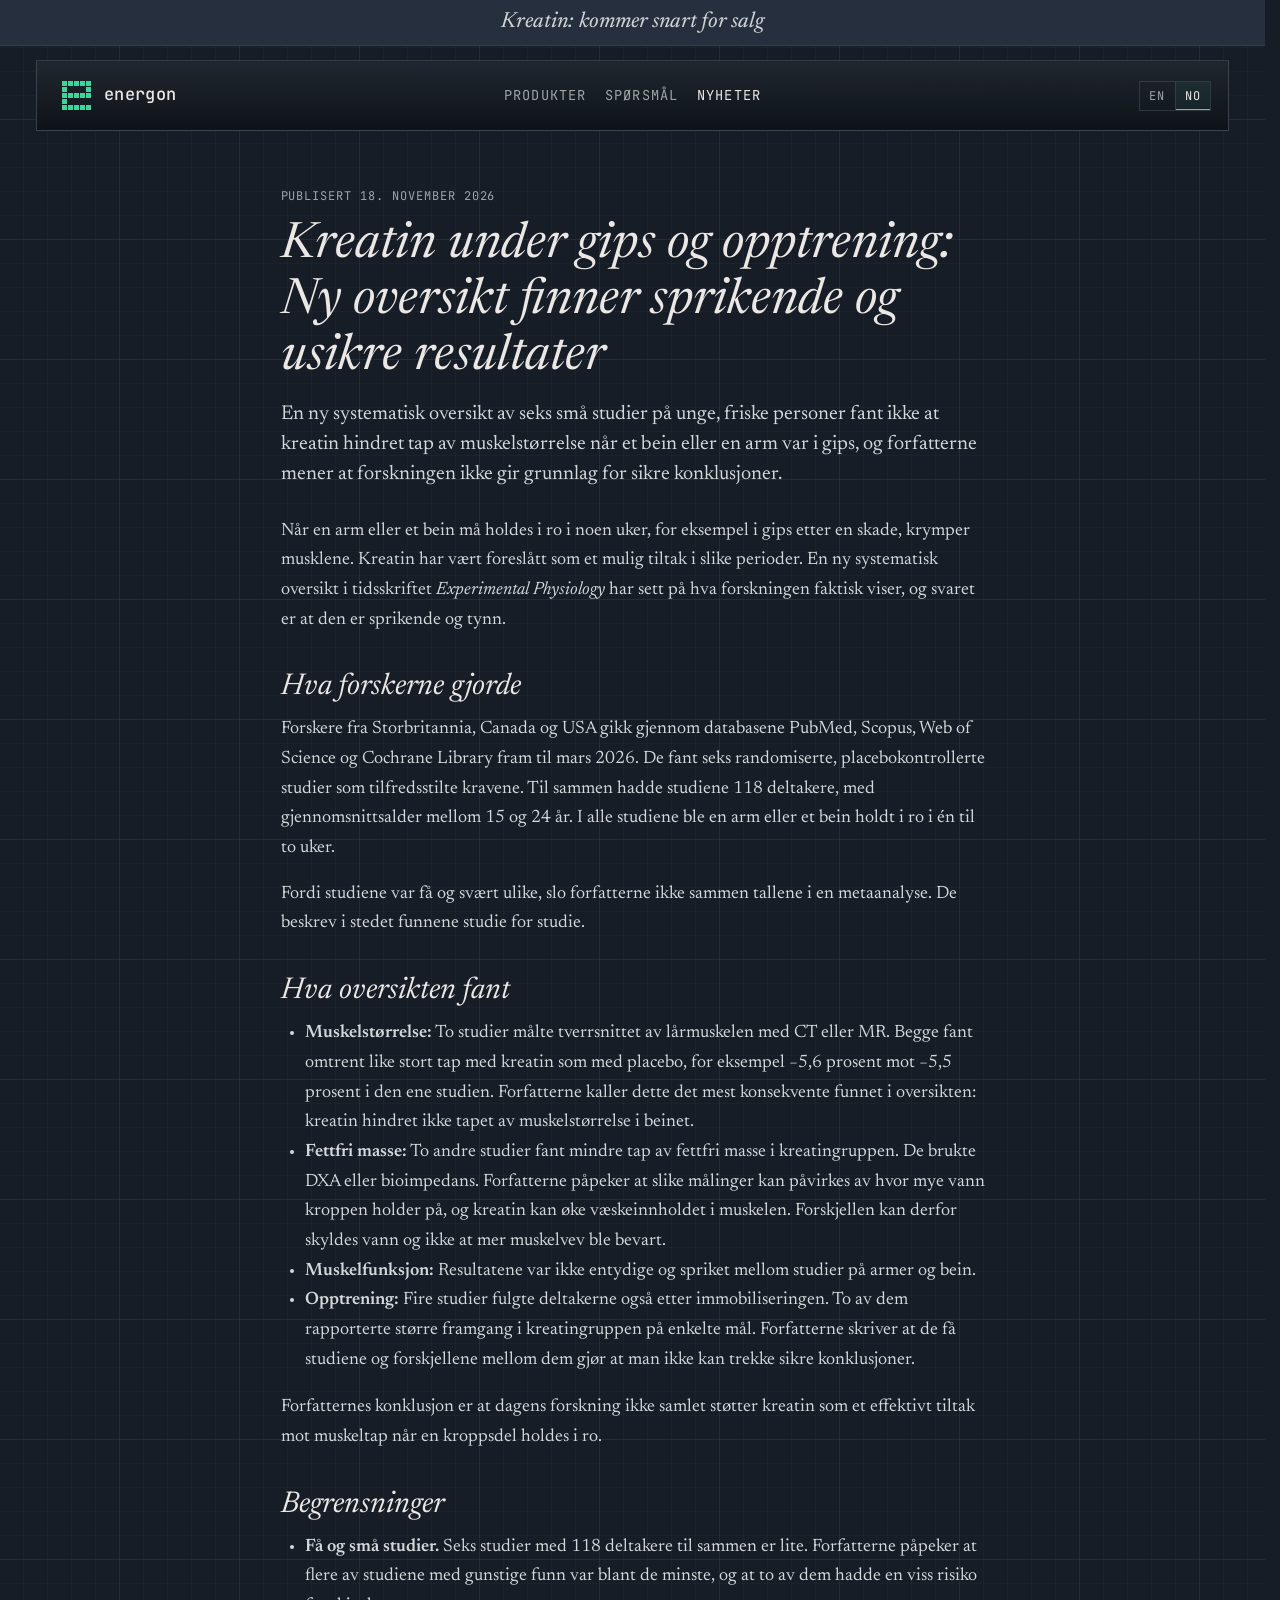
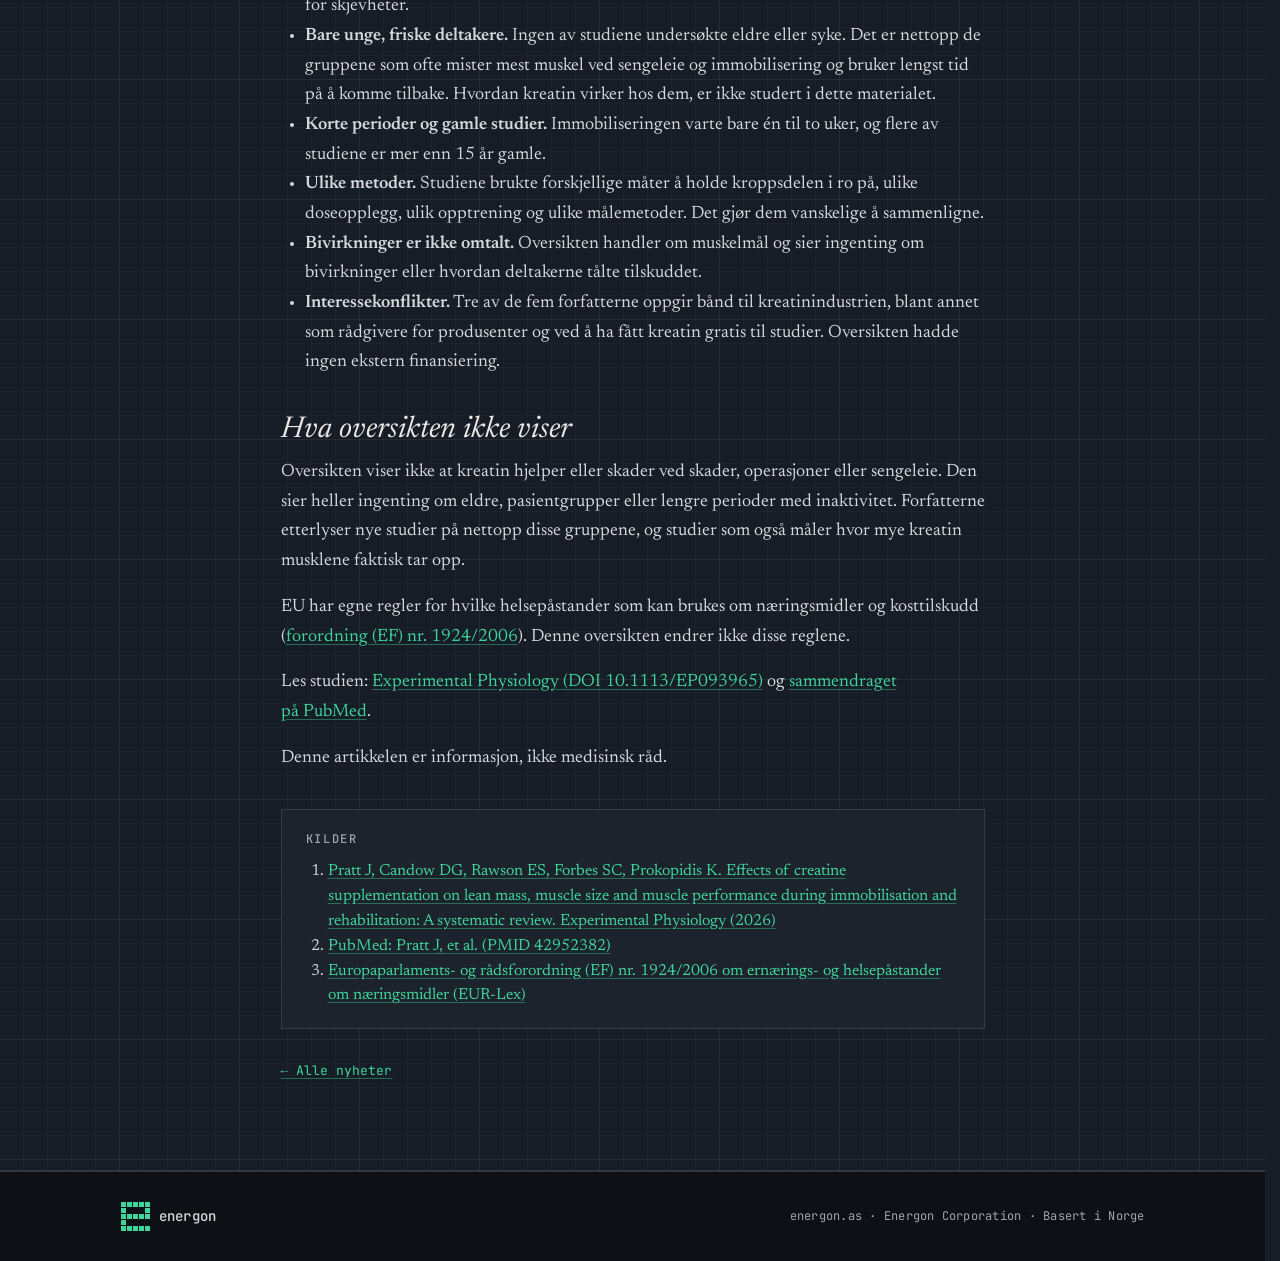
<file: no/nyheter/creatine-immobilisation-systematic-review/index.html>
<!doctype html>
<html lang="nb">
<head>
  <meta charset="utf-8">
  <meta name="viewport" content="width=device-width, initial-scale=1">
  <title>Kreatin under gips og opptrening: Ny oversikt finner sprikende og usikre resultater · Energon Corporation</title>
  <meta name="description" content="En ny systematisk oversikt av seks små studier på unge, friske personer fant ikke at kreatin hindret tap av muskelstørrelse når et bein eller en arm var i gips, og forfatterne mener at forskningen ikke gir grunnlag for sikre konklusjoner.">
  <link rel="canonical" href="https://energon.as/no/nyheter/creatine-immobilisation-systematic-review/">
  <link rel="alternate" hreflang="en" href="https://energon.as/news/creatine-immobilisation-systematic-review/">
  <link rel="alternate" hreflang="nb" href="https://energon.as/no/nyheter/creatine-immobilisation-systematic-review/">
  <link rel="alternate" hreflang="x-default" href="https://energon.as/news/creatine-immobilisation-systematic-review/">
  <link rel="icon" href="/favicon.svg" type="image/svg+xml">
  <link rel="icon" href="/favicon-32.png" type="image/png" sizes="32x32">
  <link rel="apple-touch-icon" href="/apple-touch-icon.png" sizes="180x180">
  <meta name="theme-color" content="#161d27">
  <script src="/lang.js"></script>
  <link rel="stylesheet" href="/fonts.css">
  <link rel="stylesheet" href="/styles.css">
  <link rel="stylesheet" href="/nutrition.css">
</head>
<body>
  <header class="site-header">
    <aside class="site-announcement" aria-label="Kunngjøring"><p>Kreatin: kommer snart for salg</p></aside>
    <div class="nav" data-nav-root data-nav-open="false">
      <div class="nav-inner">
        <a class="logo" href="/no/" aria-label="Energon Corporation – forsiden"><span class="logo-box"><svg xmlns="http://www.w3.org/2000/svg" class="nav-logo-anim" viewBox="0 0 29 29" width="29" height="29" shape-rendering="crispEdges" aria-hidden="true" focusable="false"><rect class="on i10" x="0" y="0" width="5" height="5"/><rect class="on i9" x="6" y="0" width="5" height="5"/><rect class="on i8" x="12" y="0" width="5" height="5"/><rect class="on i7" x="18" y="0" width="5" height="5"/><rect class="on i6" x="24" y="0" width="5" height="5"/><rect class="on i11" x="0" y="6" width="5" height="5"/><rect class="off" x="6" y="6" width="5" height="5"/><rect class="off" x="12" y="6" width="5" height="5"/><rect class="off" x="18" y="6" width="5" height="5"/><rect class="on i5" x="24" y="6" width="5" height="5"/><rect class="on i0" x="0" y="12" width="5" height="5"/><rect class="on i1" x="6" y="12" width="5" height="5"/><rect class="on i2" x="12" y="12" width="5" height="5"/><rect class="on i3" x="18" y="12" width="5" height="5"/><rect class="on i4" x="24" y="12" width="5" height="5"/><rect class="on i12" x="0" y="18" width="5" height="5"/><rect class="off" x="6" y="18" width="5" height="5"/><rect class="off" x="12" y="18" width="5" height="5"/><rect class="off" x="18" y="18" width="5" height="5"/><rect class="off" x="24" y="18" width="5" height="5"/><rect class="on i13" x="0" y="24" width="5" height="5"/><rect class="on i14" x="6" y="24" width="5" height="5"/><rect class="on i15" x="12" y="24" width="5" height="5"/><rect class="on i16" x="18" y="24" width="5" height="5"/><rect class="on i17" x="24" y="24" width="5" height="5"/></svg></span><span class="wordmark">energon</span></a>
        <nav class="nav-links" aria-label="Hovedmeny">
          <a href="/no/#products">Produkter</a>
          <a href="/no/#faq">Spørsmål</a>
          <a href="/no/nyheter/" aria-current="page">Nyheter</a>
        </nav>
        <div class="nav-end">
          <nav class="lang-switch" aria-label="Språk"><a href="/news/creatine-immobilisation-systematic-review/" hreflang="en" lang="en" data-lang="en">EN</a><a href="/no/nyheter/creatine-immobilisation-systematic-review/" hreflang="nb" lang="nb" data-lang="nb" aria-current="page">NO</a></nav>
          <button type="button" class="nav-toggle" aria-controls="navSheet" aria-expanded="false" aria-label="Åpne menyen" data-label-open="Åpne menyen" data-label-close="Lukk menyen" data-nav-toggle>
<span class="bt-bar" aria-hidden="true"><span></span><span></span><span></span><span></span></span>
<span class="bt-bar" aria-hidden="true"><span></span><span></span><span></span><span></span></span>
<span class="bt-bar" aria-hidden="true"><span></span><span></span><span></span><span></span></span>
          </button>
        </div>
      </div>
      <div class="nav-backdrop" data-nav-close></div>
      <div class="nav-sheet" id="navSheet">
        <nav class="nav-sheet-inner" aria-label="Hovedmeny (mobil)">
          <a href="/no/#products" data-nav-close>Produkter</a>
          <a href="/no/#faq" data-nav-close>Spørsmål</a>
          <a href="/no/nyheter/" data-nav-close aria-current="page">Nyheter</a>
        </nav>
      </div>
    </div>
  </header>

  <article class="article">
    <div class="wrap narrow">
      <p class="news-meta">Publisert <time datetime="2026-11-18">18. november 2026</time></p>
      <h1>Kreatin under gips og opptrening: Ny oversikt finner sprikende og usikre resultater</h1>
      <p class="lead">En ny systematisk oversikt av seks små studier på unge, friske personer fant ikke at kreatin hindret tap av muskelstørrelse når et bein eller en arm var i gips, og forfatterne mener at forskningen ikke gir grunnlag for sikre konklusjoner.</p>
      <div class="article-body">
<p>Når en arm eller et bein må holdes i ro i noen uker, for eksempel i gips etter en skade, krymper musklene. Kreatin har vært foreslått som et mulig tiltak i slike perioder. En ny systematisk oversikt i tidsskriftet <em>Experimental Physiology</em> har sett på hva forskningen faktisk viser, og svaret er at den er sprikende og tynn.</p>
<h2>Hva forskerne gjorde</h2>
<p>Forskere fra Storbritannia, Canada og USA gikk gjennom databasene PubMed, Scopus, Web of Science og Cochrane Library fram til mars 2026. De fant seks randomiserte, placebokontrollerte studier som tilfredsstilte kravene. Til sammen hadde studiene 118 deltakere, med gjennomsnittsalder mellom 15 og 24 år. I alle studiene ble en arm eller et bein holdt i ro i én til to uker.</p>
<p>Fordi studiene var få og svært ulike, slo forfatterne ikke sammen tallene i en metaanalyse. De beskrev i stedet funnene studie for studie.</p>
<h2>Hva oversikten fant</h2>
<ul><li><strong>Muskelstørrelse:</strong> To studier målte tverrsnittet av lårmuskelen med CT eller MR. Begge fant omtrent like stort tap med kreatin som med placebo, for eksempel −5,6 prosent mot −5,5 prosent i den ene studien. Forfatterne kaller dette det mest konsekvente funnet i oversikten: kreatin hindret ikke tapet av muskelstørrelse i beinet.</li><li><strong>Fettfri masse:</strong> To andre studier fant mindre tap av fettfri masse i kreatingruppen. De brukte DXA eller bioimpedans. Forfatterne påpeker at slike målinger kan påvirkes av hvor mye vann kroppen holder på, og kreatin kan øke væskeinnholdet i muskelen. Forskjellen kan derfor skyldes vann og ikke at mer muskelvev ble bevart.</li><li><strong>Muskelfunksjon:</strong> Resultatene var ikke entydige og spriket mellom studier på armer og bein.</li><li><strong>Opptrening:</strong> Fire studier fulgte deltakerne også etter immobiliseringen. To av dem rapporterte større framgang i kreatingruppen på enkelte mål. Forfatterne skriver at de få studiene og forskjellene mellom dem gjør at man ikke kan trekke sikre konklusjoner.</li></ul>
<p>Forfatternes konklusjon er at dagens forskning ikke samlet støtter kreatin som et effektivt tiltak mot muskeltap når en kroppsdel holdes i ro.</p>
<h2>Begrensninger</h2>
<ul><li><strong>Få og små studier.</strong> Seks studier med 118 deltakere til sammen er lite. Forfatterne påpeker at flere av studiene med gunstige funn var blant de minste, og at to av dem hadde en viss risiko for skjevheter.</li><li><strong>Bare unge, friske deltakere.</strong> Ingen av studiene undersøkte eldre eller syke. Det er nettopp de gruppene som ofte mister mest muskel ved sengeleie og immobilisering og bruker lengst tid på å komme tilbake. Hvordan kreatin virker hos dem, er ikke studert i dette materialet.</li><li><strong>Korte perioder og gamle studier.</strong> Immobiliseringen varte bare én til to uker, og flere av studiene er mer enn 15 år gamle.</li><li><strong>Ulike metoder.</strong> Studiene brukte forskjellige måter å holde kroppsdelen i ro på, ulike doseopplegg, ulik opptrening og ulike målemetoder. Det gjør dem vanskelige å sammenligne.</li><li><strong>Bivirkninger er ikke omtalt.</strong> Oversikten handler om muskelmål og sier ingenting om bivirkninger eller hvordan deltakerne tålte tilskuddet.</li><li><strong>Interessekonflikter.</strong> Tre av de fem forfatterne oppgir bånd til kreatinindustrien, blant annet som rådgivere for produsenter og ved å ha fått kreatin gratis til studier. Oversikten hadde ingen ekstern finansiering.</li></ul>
<h2>Hva oversikten ikke viser</h2>
<p>Oversikten viser ikke at kreatin hjelper eller skader ved skader, operasjoner eller sengeleie. Den sier heller ingenting om eldre, pasientgrupper eller lengre perioder med inaktivitet. Forfatterne etterlyser nye studier på nettopp disse gruppene, og studier som også måler hvor mye kreatin musklene faktisk tar opp.</p>
<p>EU har egne regler for hvilke helsepåstander som kan brukes om næringsmidler og kosttilskudd (<a href="https://eur-lex.europa.eu/eli/reg/2006/1924/oj" rel="nofollow noopener noreferrer">forordning (EF) nr. 1924/2006</a>). Denne oversikten endrer ikke disse reglene.</p>
<p>Les studien: <a href="https://doi.org/10.1113/EP093965" rel="nofollow noopener noreferrer">Experimental Physiology (DOI 10.1113/EP093965)</a> og <a href="https://pubmed.ncbi.nlm.nih.gov/42952382/" rel="nofollow noopener noreferrer">sammendraget på PubMed</a>.</p>
<p>Denne artikkelen er informasjon, ikke medisinsk råd.</p>
      </div>
      <section class="sources" aria-label="Kilder">
        <h2>Kilder</h2>
        <ol>
        <li><a href="https://doi.org/10.1113/EP093965" rel="nofollow noopener noreferrer">Pratt J, Candow DG, Rawson ES, Forbes SC, Prokopidis K. Effects of creatine supplementation on lean mass, muscle size and muscle performance during immobilisation and rehabilitation: A systematic review. Experimental Physiology (2026)</a></li>
        <li><a href="https://pubmed.ncbi.nlm.nih.gov/42952382/" rel="nofollow noopener noreferrer">PubMed: Pratt J, et al. (PMID 42952382)</a></li>
        <li><a href="https://eur-lex.europa.eu/eli/reg/2006/1924/oj" rel="nofollow noopener noreferrer">Europaparlaments- og rådsforordning (EF) nr. 1924/2006 om ernærings- og helsepåstander om næringsmidler (EUR-Lex)</a></li>
        </ol>
      </section>
      <p class="back-link"><a href="/no/nyheter/">← Alle nyheter</a></p>
    </div>
  </article>

  <footer class="footer">
    <div class="wrap footer-inner">
      <span class="logo small"><img src="/logo-mark-29.svg" alt="" width="29" height="29"><span class="wordmark">energon</span></span>
      <span>energon.as · Energon Corporation · Basert i Norge</span>
    </div>
  </footer>
  <script src="/nav.js" defer></script>
</body>
</html>
</file>
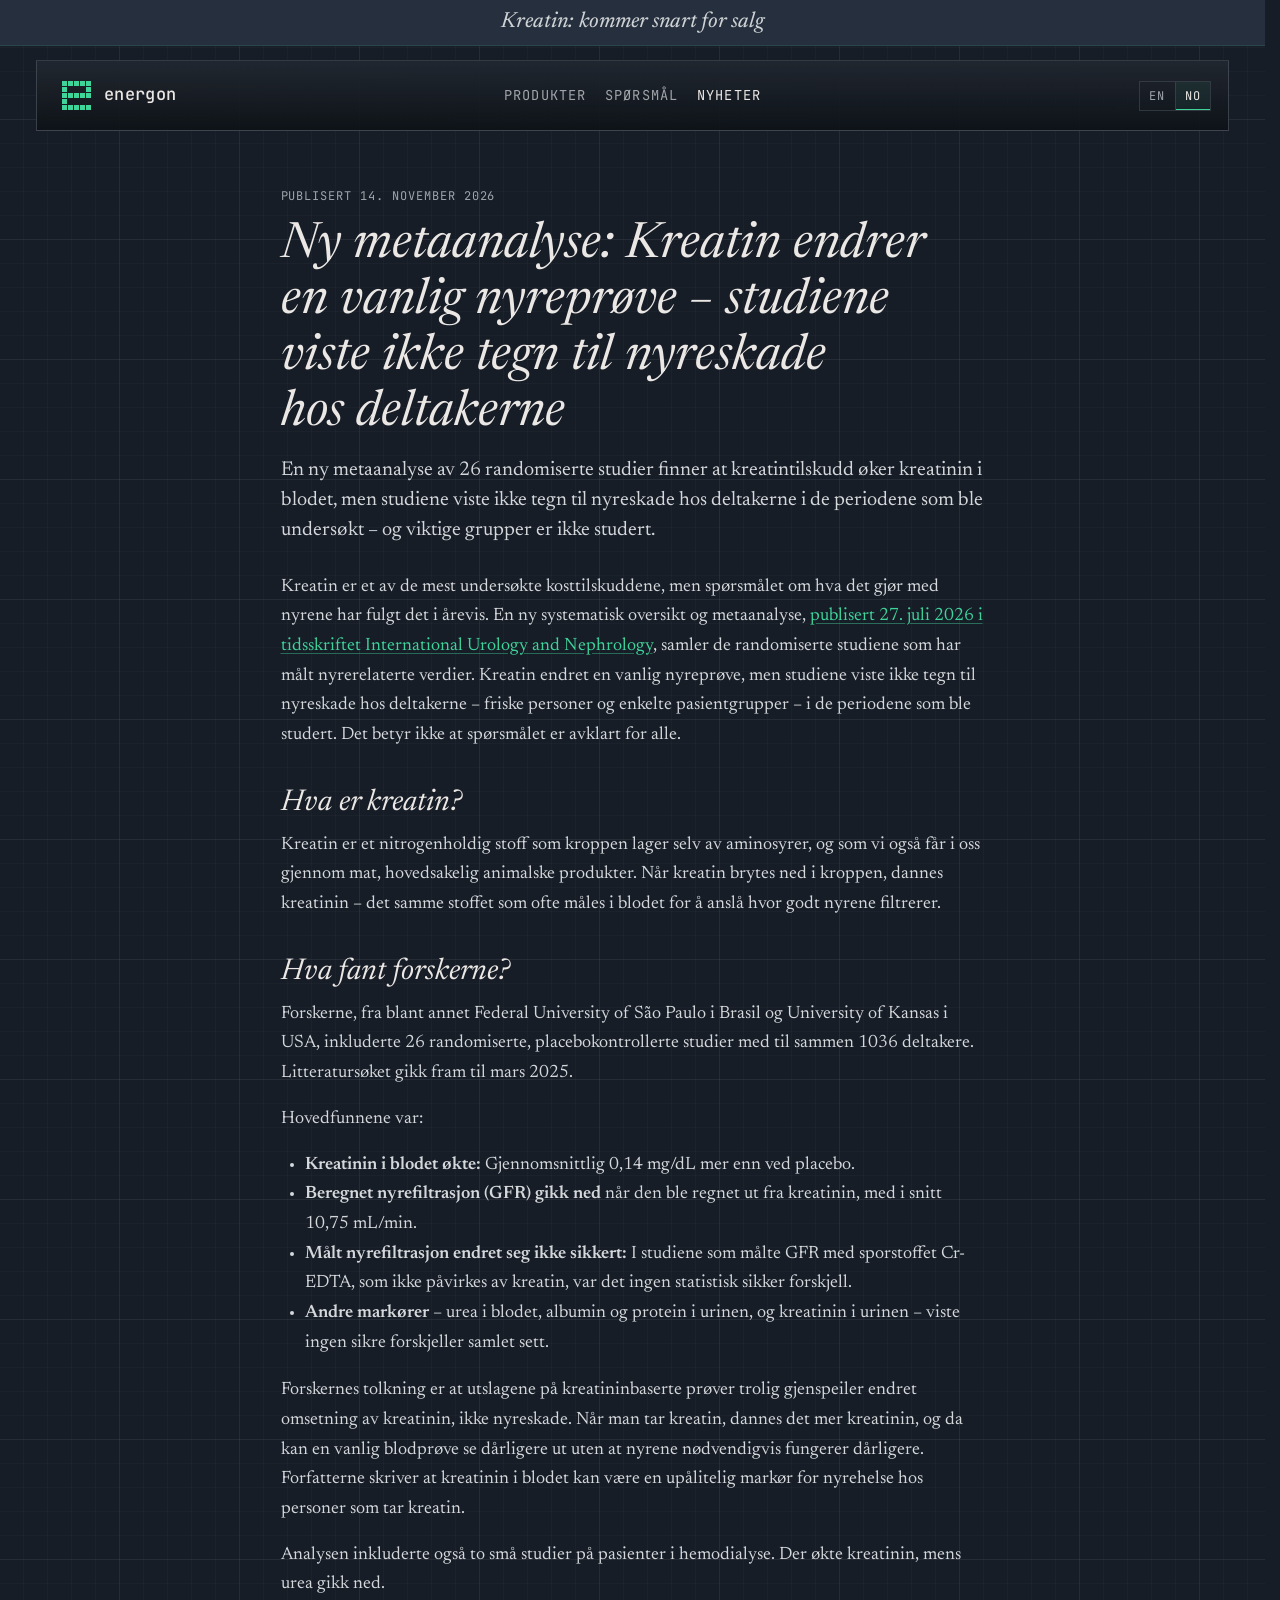
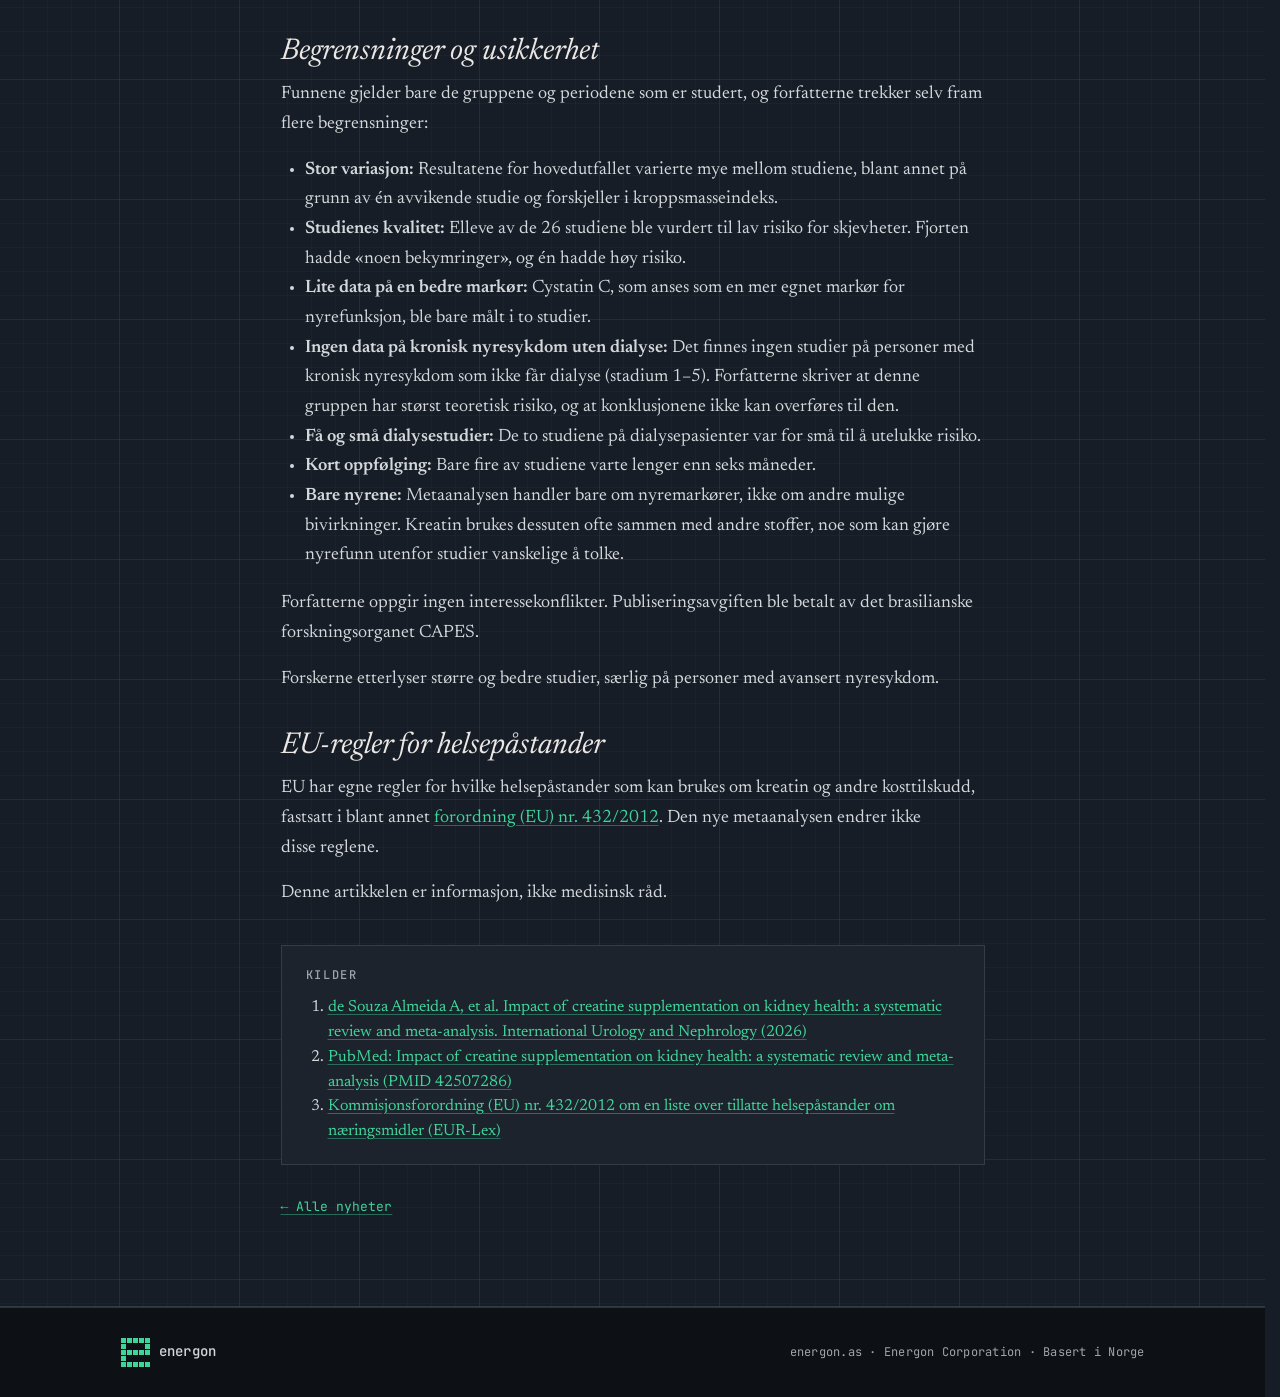
<file: no/nyheter/creatine-kidney-health-meta-analysis/index.html>
<!doctype html>
<html lang="nb">
<head>
  <meta charset="utf-8">
  <meta name="viewport" content="width=device-width, initial-scale=1">
  <title>Ny metaanalyse: Kreatin endrer en vanlig nyreprøve – studiene viste ikke tegn til nyreskade hos deltakerne · Energon Corporation</title>
  <meta name="description" content="En ny metaanalyse av 26 randomiserte studier finner at kreatintilskudd øker kreatinin i blodet, men studiene viste ikke tegn til nyreskade hos deltakerne i de periodene som ble undersøkt – og viktige grupper er ikke studert.">
  <link rel="canonical" href="https://energon.as/no/nyheter/creatine-kidney-health-meta-analysis/">
  <link rel="alternate" hreflang="en" href="https://energon.as/news/creatine-kidney-health-meta-analysis/">
  <link rel="alternate" hreflang="nb" href="https://energon.as/no/nyheter/creatine-kidney-health-meta-analysis/">
  <link rel="alternate" hreflang="x-default" href="https://energon.as/news/creatine-kidney-health-meta-analysis/">
  <link rel="icon" href="/favicon.svg" type="image/svg+xml">
  <link rel="icon" href="/favicon-32.png" type="image/png" sizes="32x32">
  <link rel="apple-touch-icon" href="/apple-touch-icon.png" sizes="180x180">
  <meta name="theme-color" content="#161d27">
  <script src="/lang.js"></script>
  <link rel="stylesheet" href="/fonts.css">
  <link rel="stylesheet" href="/styles.css">
  <link rel="stylesheet" href="/nutrition.css">
</head>
<body>
  <header class="site-header">
    <aside class="site-announcement" aria-label="Kunngjøring"><p>Kreatin: kommer snart for salg</p></aside>
    <div class="nav" data-nav-root data-nav-open="false">
      <div class="nav-inner">
        <a class="logo" href="/no/" aria-label="Energon Corporation – forsiden"><span class="logo-box"><svg xmlns="http://www.w3.org/2000/svg" class="nav-logo-anim" viewBox="0 0 29 29" width="29" height="29" shape-rendering="crispEdges" aria-hidden="true" focusable="false"><rect class="on i10" x="0" y="0" width="5" height="5"/><rect class="on i9" x="6" y="0" width="5" height="5"/><rect class="on i8" x="12" y="0" width="5" height="5"/><rect class="on i7" x="18" y="0" width="5" height="5"/><rect class="on i6" x="24" y="0" width="5" height="5"/><rect class="on i11" x="0" y="6" width="5" height="5"/><rect class="off" x="6" y="6" width="5" height="5"/><rect class="off" x="12" y="6" width="5" height="5"/><rect class="off" x="18" y="6" width="5" height="5"/><rect class="on i5" x="24" y="6" width="5" height="5"/><rect class="on i0" x="0" y="12" width="5" height="5"/><rect class="on i1" x="6" y="12" width="5" height="5"/><rect class="on i2" x="12" y="12" width="5" height="5"/><rect class="on i3" x="18" y="12" width="5" height="5"/><rect class="on i4" x="24" y="12" width="5" height="5"/><rect class="on i12" x="0" y="18" width="5" height="5"/><rect class="off" x="6" y="18" width="5" height="5"/><rect class="off" x="12" y="18" width="5" height="5"/><rect class="off" x="18" y="18" width="5" height="5"/><rect class="off" x="24" y="18" width="5" height="5"/><rect class="on i13" x="0" y="24" width="5" height="5"/><rect class="on i14" x="6" y="24" width="5" height="5"/><rect class="on i15" x="12" y="24" width="5" height="5"/><rect class="on i16" x="18" y="24" width="5" height="5"/><rect class="on i17" x="24" y="24" width="5" height="5"/></svg></span><span class="wordmark">energon</span></a>
        <nav class="nav-links" aria-label="Hovedmeny">
          <a href="/no/#products">Produkter</a>
          <a href="/no/#faq">Spørsmål</a>
          <a href="/no/nyheter/" aria-current="page">Nyheter</a>
        </nav>
        <div class="nav-end">
          <nav class="lang-switch" aria-label="Språk"><a href="/news/creatine-kidney-health-meta-analysis/" hreflang="en" lang="en" data-lang="en">EN</a><a href="/no/nyheter/creatine-kidney-health-meta-analysis/" hreflang="nb" lang="nb" data-lang="nb" aria-current="page">NO</a></nav>
          <button type="button" class="nav-toggle" aria-controls="navSheet" aria-expanded="false" aria-label="Åpne menyen" data-label-open="Åpne menyen" data-label-close="Lukk menyen" data-nav-toggle>
<span class="bt-bar" aria-hidden="true"><span></span><span></span><span></span><span></span></span>
<span class="bt-bar" aria-hidden="true"><span></span><span></span><span></span><span></span></span>
<span class="bt-bar" aria-hidden="true"><span></span><span></span><span></span><span></span></span>
          </button>
        </div>
      </div>
      <div class="nav-backdrop" data-nav-close></div>
      <div class="nav-sheet" id="navSheet">
        <nav class="nav-sheet-inner" aria-label="Hovedmeny (mobil)">
          <a href="/no/#products" data-nav-close>Produkter</a>
          <a href="/no/#faq" data-nav-close>Spørsmål</a>
          <a href="/no/nyheter/" data-nav-close aria-current="page">Nyheter</a>
        </nav>
      </div>
    </div>
  </header>

  <article class="article">
    <div class="wrap narrow">
      <p class="news-meta">Publisert <time datetime="2026-11-14">14. november 2026</time></p>
      <h1>Ny metaanalyse: Kreatin endrer en vanlig nyreprøve – studiene viste ikke tegn til nyreskade hos deltakerne</h1>
      <p class="lead">En ny metaanalyse av 26 randomiserte studier finner at kreatintilskudd øker kreatinin i blodet, men studiene viste ikke tegn til nyreskade hos deltakerne i de periodene som ble undersøkt – og viktige grupper er ikke studert.</p>
      <div class="article-body">
<p>Kreatin er et av de mest undersøkte kosttilskuddene, men spørsmålet om hva det gjør med nyrene har fulgt det i årevis. En ny systematisk oversikt og metaanalyse, <a href="https://doi.org/10.1007/s11255-026-05287-x" rel="nofollow noopener noreferrer">publisert 27. juli 2026 i tidsskriftet International Urology and Nephrology</a>, samler de randomiserte studiene som har målt nyrerelaterte verdier. Kreatin endret en vanlig nyreprøve, men studiene viste ikke tegn til nyreskade hos deltakerne – friske personer og enkelte pasientgrupper – i de periodene som ble studert. Det betyr ikke at spørsmålet er avklart for alle.</p>
<h2>Hva er kreatin?</h2>
<p>Kreatin er et nitrogenholdig stoff som kroppen lager selv av aminosyrer, og som vi også får i oss gjennom mat, hovedsakelig animalske produkter. Når kreatin brytes ned i kroppen, dannes kreatinin – det samme stoffet som ofte måles i blodet for å anslå hvor godt nyrene filtrerer.</p>
<h2>Hva fant forskerne?</h2>
<p>Forskerne, fra blant annet Federal University of São Paulo i Brasil og University of Kansas i USA, inkluderte 26 randomiserte, placebokontrollerte studier med til sammen 1036 deltakere. Litteratursøket gikk fram til mars 2025.</p>
<p>Hovedfunnene var:</p>
<ul><li><strong>Kreatinin i blodet økte:</strong> Gjennomsnittlig 0,14 mg/dL mer enn ved placebo.</li><li><strong>Beregnet nyrefiltrasjon (GFR) gikk ned</strong> når den ble regnet ut fra kreatinin, med i snitt 10,75 mL/min.</li><li><strong>Målt nyrefiltrasjon endret seg ikke sikkert:</strong> I studiene som målte GFR med sporstoffet Cr-EDTA, som ikke påvirkes av kreatin, var det ingen statistisk sikker forskjell.</li><li><strong>Andre markører</strong> – urea i blodet, albumin og protein i urinen, og kreatinin i urinen – viste ingen sikre forskjeller samlet sett.</li></ul>
<p>Forskernes tolkning er at utslagene på kreatininbaserte prøver trolig gjenspeiler endret omsetning av kreatinin, ikke nyreskade. Når man tar kreatin, dannes det mer kreatinin, og da kan en vanlig blodprøve se dårligere ut uten at nyrene nødvendigvis fungerer dårligere. Forfatterne skriver at kreatinin i blodet kan være en upålitelig markør for nyrehelse hos personer som tar kreatin.</p>
<p>Analysen inkluderte også to små studier på pasienter i hemodialyse. Der økte kreatinin, mens urea gikk ned.</p>
<h2>Begrensninger og usikkerhet</h2>
<p>Funnene gjelder bare de gruppene og periodene som er studert, og forfatterne trekker selv fram flere begrensninger:</p>
<ul><li><strong>Stor variasjon:</strong> Resultatene for hovedutfallet varierte mye mellom studiene, blant annet på grunn av én avvikende studie og forskjeller i kroppsmasseindeks.</li><li><strong>Studienes kvalitet:</strong> Elleve av de 26 studiene ble vurdert til lav risiko for skjevheter. Fjorten hadde «noen bekymringer», og én hadde høy risiko.</li><li><strong>Lite data på en bedre markør:</strong> Cystatin C, som anses som en mer egnet markør for nyrefunksjon, ble bare målt i to studier.</li><li><strong>Ingen data på kronisk nyresykdom uten dialyse:</strong> Det finnes ingen studier på personer med kronisk nyresykdom som ikke får dialyse (stadium 1–5). Forfatterne skriver at denne gruppen har størst teoretisk risiko, og at konklusjonene ikke kan overføres til den.</li><li><strong>Få og små dialysestudier:</strong> De to studiene på dialysepasienter var for små til å utelukke risiko.</li><li><strong>Kort oppfølging:</strong> Bare fire av studiene varte lenger enn seks måneder.</li><li><strong>Bare nyrene:</strong> Metaanalysen handler bare om nyremarkører, ikke om andre mulige bivirkninger. Kreatin brukes dessuten ofte sammen med andre stoffer, noe som kan gjøre nyrefunn utenfor studier vanskelige å tolke.</li></ul>
<p>Forfatterne oppgir ingen interessekonflikter. Publiseringsavgiften ble betalt av det brasilianske forskningsorganet CAPES.</p>
<p>Forskerne etterlyser større og bedre studier, særlig på personer med avansert nyresykdom.</p>
<h2>EU-regler for helsepåstander</h2>
<p>EU har egne regler for hvilke helsepåstander som kan brukes om kreatin og andre kosttilskudd, fastsatt i blant annet <a href="https://eur-lex.europa.eu/eli/reg/2012/432/oj" rel="nofollow noopener noreferrer">forordning (EU) nr. 432/2012</a>. Den nye metaanalysen endrer ikke disse reglene.</p>
<p>Denne artikkelen er informasjon, ikke medisinsk råd.</p>
      </div>
      <section class="sources" aria-label="Kilder">
        <h2>Kilder</h2>
        <ol>
        <li><a href="https://doi.org/10.1007/s11255-026-05287-x" rel="nofollow noopener noreferrer">de Souza Almeida A, et al. Impact of creatine supplementation on kidney health: a systematic review and meta-analysis. International Urology and Nephrology (2026)</a></li>
        <li><a href="https://pubmed.ncbi.nlm.nih.gov/42507286/" rel="nofollow noopener noreferrer">PubMed: Impact of creatine supplementation on kidney health: a systematic review and meta-analysis (PMID 42507286)</a></li>
        <li><a href="https://eur-lex.europa.eu/eli/reg/2012/432/oj" rel="nofollow noopener noreferrer">Kommisjonsforordning (EU) nr. 432/2012 om en liste over tillatte helsepåstander om næringsmidler (EUR-Lex)</a></li>
        </ol>
      </section>
      <p class="back-link"><a href="/no/nyheter/">← Alle nyheter</a></p>
    </div>
  </article>

  <footer class="footer">
    <div class="wrap footer-inner">
      <span class="logo small"><img src="/logo-mark-29.svg" alt="" width="29" height="29"><span class="wordmark">energon</span></span>
      <span>energon.as · Energon Corporation · Basert i Norge</span>
    </div>
  </footer>
  <script src="/nav.js" defer></script>
</body>
</html>
</file>
<file: fonts.css>
/* Self-hosted Google Fonts (latin subset). Newsreader and JetBrains Mono, both SIL Open Font License 1.1. */
@font-face {
  font-family: 'JetBrains Mono';
  font-style: normal;
  font-weight: 400;
  font-display: swap;
  src: url(fonts/JetBrainsMono-normal.woff2) format('woff2');
  unicode-range: U+0000-00FF, U+0131, U+0152-0153, U+02BB-02BC, U+02C6, U+02DA, U+02DC, U+0304, U+0308, U+0329, U+2000-206F, U+20AC, U+2122, U+2191, U+2193, U+2212, U+2215, U+FEFF, U+FFFD;
}
@font-face {
  font-family: 'JetBrains Mono';
  font-style: normal;
  font-weight: 500;
  font-display: swap;
  src: url(fonts/JetBrainsMono-normal.woff2) format('woff2');
  unicode-range: U+0000-00FF, U+0131, U+0152-0153, U+02BB-02BC, U+02C6, U+02DA, U+02DC, U+0304, U+0308, U+0329, U+2000-206F, U+20AC, U+2122, U+2191, U+2193, U+2212, U+2215, U+FEFF, U+FFFD;
}
@font-face {
  font-family: 'Newsreader';
  font-style: italic;
  font-weight: 400 500;
  font-display: swap;
  src: url(fonts/Newsreader-italic.woff2) format('woff2');
  unicode-range: U+0000-00FF, U+0131, U+0152-0153, U+02BB-02BC, U+02C6, U+02DA, U+02DC, U+0304, U+0308, U+0329, U+2000-206F, U+20AC, U+2122, U+2191, U+2193, U+2212, U+2215, U+FEFF, U+FFFD;
}
@font-face {
  font-family: 'Newsreader';
  font-style: normal;
  font-weight: 400 600;
  font-display: swap;
  src: url(fonts/Newsreader-normal.woff2) format('woff2');
  unicode-range: U+0000-00FF, U+0131, U+0152-0153, U+02BB-02BC, U+02C6, U+02DA, U+02DC, U+0304, U+0308, U+0329, U+2000-206F, U+20AC, U+2122, U+2191, U+2193, U+2212, U+2215, U+FEFF, U+FFFD;
}
</file>
<file: styles.css>
/* Energon: dark theme. Navy canvas, hairline grid, serif text, mono labels, square panels. */
:root{
  --bg-deep:#0d1116;
  --bg:#161d27;
  --panel:#1c232d;
  --panel-2:#212730;
  --panel-3:#252f3d;
  --line:rgba(73,80,89,.55);
  --line-strong:rgba(120,128,140,.55);
  --text:#ebe7e4;
  --text-2:#d5d8db;
  --muted:#9fa4ab;
  --accent:#3fd49a;            /* Energon mint (muted from the original #07F695) */
  --accent-soft:rgba(63,212,154,.42);
  --accent-wash:rgba(63,212,154,.07);
  --blue:#6a9fcc;              /* former accent, kept as secondary */
  --accent-deep:#4b607c;
  --warm:#e1b06e;
  --rust:#b86b52;
  --sage:#a3a473;
  --grid-minor:rgba(255,255,255,.022);
  --grid-major:rgba(255,255,255,.045);
  --serif:"Newsreader", "Iowan Old Style", "Palatino Linotype", Georgia, serif;
  --mono:"JetBrains Mono", ui-monospace, "SFMono-Regular", Menlo, Consolas, monospace;
}
*{box-sizing:border-box}
html{scroll-behavior:smooth;background:var(--bg);scroll-padding-top:150px;scrollbar-gutter:stable}
*{scrollbar-color:rgba(75,96,124,.28) transparent}
body{
  margin:0;color:var(--text);font-family:var(--serif);font-size:18px;line-height:1.6;
  font-optical-sizing:auto;text-wrap:pretty;
  background-color:var(--bg);
  background-image:
    linear-gradient(var(--grid-major) 1px, transparent 1px),
    linear-gradient(90deg, var(--grid-major) 1px, transparent 1px),
    linear-gradient(var(--grid-minor) 1px, transparent 1px),
    linear-gradient(90deg, var(--grid-minor) 1px, transparent 1px);
  background-size:120px 120px,120px 120px,24px 24px,24px 24px;
  background-position:-1px -1px;
}
.wrap{max-width:1080px;margin:0 auto;padding:0 28px}
.narrow{max-width:760px}
a{color:var(--accent);text-decoration-color:var(--accent-soft);text-underline-offset:3px}
a:hover{text-decoration-color:var(--accent)}
.sr-only{position:absolute;width:1px;height:1px;overflow:hidden;clip:rect(0 0 0 0)}
::selection{background:rgba(63,212,154,.28);color:var(--text)}

/* Nav */
/* announcement bar: pi.dev .site-announcement measured live (padding 5.4px 18px, italic serif 21.96px/1.55,
   bg #252f3d, 1px bottom border in the accent at 14% alpha -> 45.8px tall; <=767px 19.44px/1.48, 69.3px tall) */
.site-announcement{position:relative;z-index:1;box-sizing:border-box;margin:0;padding:5.4px 18px;
  border-bottom:1px solid rgba(63,212,154,.1412);background:#252f3d;color:rgba(213,216,219,.96);
  font-family:var(--serif);font-size:21.96px;font-style:italic;font-weight:450;line-height:1.55;text-align:center}
.site-announcement p{margin:0}
.site-announcement a{color:var(--accent);white-space:nowrap}
.site-announcement a:hover,.site-announcement a:focus-visible{color:var(--text)}
@media (max-width:1023px){.site-announcement{font-size:18.36px;line-height:1.5}}
@media (max-width:767px){.site-announcement{font-size:19.44px;font-weight:440;line-height:1.48;min-height:69.3125px;display:flex;align-items:center;justify-content:center}}
/* nav: placement measured on live pi.dev (headless Chrome, dark, 1440x900 and 390x844, after intro JS settled).
   pi.dev: .site-header is position:sticky; top:0; z-index:20, transparent, and holds the announcement bar + nav.
   Nav wrapper padding 14.4px 36px 0 (<=1023px: 14.4px 11.7px 0). Panel: full width minus the side padding
   (max-width 96rem = 1728px, centred), 71.2px tall (66.9px on mobile), square corners. Content scrolls under it. */
.site-header{position:sticky;top:0;z-index:20}
.nav{position:relative;z-index:20;width:100%;padding:14.4px 36px 0}
.nav-inner{position:relative;z-index:1;display:flex;align-items:center;justify-content:space-between;gap:18px;
  width:min(100%,1728px);margin:0 auto;padding:12.6px 17.1px;
  background:linear-gradient(rgba(33,39,48,.97),rgba(13,17,22,.91)),linear-gradient(90deg,rgba(75,96,124,.14),rgba(47,95,138,.08));
  border:1px solid rgba(73,80,89,.7412);border-top-color:rgba(159,164,171,.2784);border-radius:0}
.logo{display:inline-flex;align-items:center;gap:6px;text-decoration:none;color:var(--text);font-family:var(--mono);font-weight:500;font-size:17px;letter-spacing:.02em;line-height:1}
.logo-box{display:inline-flex;align-items:center;justify-content:center;width:44px;height:44px;flex:0 0 44px}
.logo img,.logo svg{display:block;width:29px;height:29px;image-rendering:pixelated}
.logo .wordmark{color:var(--text);transform:translateY(-1px)}
.logo.small{font-size:14px;color:var(--muted);gap:9px}
.logo.small .wordmark{color:var(--text-2)}
.nav-links{position:absolute;left:50%;transform:translateX(-50%);display:flex;align-items:center;justify-content:center;gap:clamp(11.7px,1.5vw,22.5px)}
.nav-links a{font-family:var(--mono);font-size:13.68px;letter-spacing:.08em;line-height:1;text-transform:uppercase;white-space:nowrap;color:rgba(213,216,219,.7216);text-decoration:none;position:relative}
.nav-links a:hover,.nav-links a:focus-visible{color:var(--text);outline:none}
.nav-links a:hover::after{content:"";position:absolute;left:0;right:0;bottom:-.5em;height:1px;background:var(--accent)}

/* Hero */
.hero{padding:64.6px 0 96px;text-align:center;border-bottom:1px solid var(--line)}
.eyebrow{font-family:var(--mono);font-size:12px;letter-spacing:.14em;text-transform:uppercase;color:var(--muted);margin:0 0 26px}
.hero h1{font-family:var(--serif);font-style:italic;font-weight:400;font-size:clamp(40px,6vw,68px);line-height:1.08;letter-spacing:-.015em;margin:0 0 26px;color:var(--text)}
.hero h1 em{color:var(--accent);font-style:italic}
.lead{font-size:21px;line-height:1.5;color:var(--text-2);max-width:640px;margin:0 auto 40px}
.fine{font-family:var(--mono);font-size:12px;color:var(--muted);margin:16px 0 0;letter-spacing:.02em}

/* Sections */
.section{padding:88px 0;border-bottom:1px solid var(--line)}
.section.alt{background:rgba(13,17,22,.45)}
.section h2{font-family:var(--serif);font-style:italic;font-weight:400;font-size:42px;line-height:1.1;margin:0 0 10px;letter-spacing:-.01em}
.section-lead{color:var(--muted);margin:0 0 30px;font-size:18px}
.group{font-family:var(--mono);font-weight:500;font-size:12px;text-transform:uppercase;letter-spacing:.14em;color:var(--muted);margin:52px 0 0;padding:10px 14px;border:1px solid var(--line);border-bottom:0;display:inline-block;background:var(--panel-2)}
.group::before{content:"";display:inline-block;width:8px;height:8px;background:var(--accent);margin-right:10px;vertical-align:1px}

/* Product panels */
.grid{display:grid;grid-template-columns:repeat(3,1fr);gap:16px}
.grid > .card{border:1px solid var(--line);background-color:var(--panel)}
.grid.two{grid-template-columns:repeat(2,1fr)}
.card{position:relative;padding:24px 24px 22px;display:flex;flex-direction:column;background:transparent;transition:background 200ms ease}
.card:hover{background-image:linear-gradient(rgba(255,255,255,.018),rgba(255,255,255,.018))}
.card.featured{background:linear-gradient(180deg,var(--accent-wash),transparent 65%) var(--panel);box-shadow:inset 0 2px 0 var(--accent)}
.card.muted{opacity:.78}
.card-top{display:flex;justify-content:space-between;align-items:baseline;gap:12px;margin-bottom:10px}
.card h4{margin:0;font-family:var(--serif);font-weight:500;font-size:22px;line-height:1.2;color:var(--text)}
.price{font-family:var(--mono);font-size:20px;font-weight:500;color:var(--warm);white-space:nowrap}
.card p{margin:0 0 14px;color:var(--text-2);font-size:16.5px;line-height:1.5}
.card ul{margin:0 0 18px;padding:0;list-style:none;font-family:var(--mono);font-size:12px;line-height:1.55;color:var(--muted)}
.card ul li{margin:5px 0;padding-left:16px;position:relative}
.card ul li::before{content:"›";position:absolute;left:0;color:var(--accent)}
.buy{margin-top:auto;align-self:flex-start;font-family:var(--mono);font-size:12px;letter-spacing:.12em;text-transform:uppercase;background:rgba(255,255,255,.015);color:var(--muted);border:1px solid var(--line);padding:9px 14px;cursor:not-allowed}
.buy::before{content:"[ ";color:var(--accent)} .buy::after{content:" ]";color:var(--accent)}
a.buy{cursor:pointer;text-decoration:none;color:var(--text);border-color:var(--accent-soft)}
a.buy:hover{background:var(--accent-wash)}
.card.featured .buy{color:var(--text);border-color:var(--accent-soft);background:var(--accent-wash)}
.card-actions{margin-top:auto;display:flex;flex-wrap:wrap;gap:10px}
.card-actions .buy{margin-top:0}
.buy.placeholder{color:var(--muted);border-style:dashed;border-color:var(--line-strong);background:transparent;cursor:default}
.card.featured .buy.placeholder{color:var(--muted);border-color:var(--line-strong);background:transparent}
.tag{margin-top:auto;align-self:flex-start;font-family:var(--mono);font-size:11px;font-weight:500;letter-spacing:.14em;text-transform:uppercase;color:var(--sage);border:1px solid rgba(163,164,115,.45);padding:3px 8px}
.tag.inline{margin:0 0 0 10px;vertical-align:1px;border-color:rgba(163,164,115,.45)}
.card.small p{margin:0}

/* How it works */
.two-col{display:grid;grid-template-columns:1fr 1.6fr;gap:56px;align-items:start}
.steps{margin:0;padding:0;list-style:none;counter-reset:s;border:1px solid var(--line);background:var(--panel)}
.steps li{counter-increment:s;position:relative;padding:20px 24px 20px 74px;color:var(--text-2);font-size:17px;border-bottom:1px solid var(--line)}
.steps li:last-child{border-bottom:0}
.steps li::before{content:"0" counter(s);position:absolute;left:24px;top:21px;font-family:var(--mono);font-size:13px;color:var(--accent);letter-spacing:.06em}
.steps strong{color:var(--text);display:block;margin-bottom:2px;font-weight:500;font-size:19px}

/* FAQ */
details{border:1px solid var(--line);border-top:0;background:var(--panel);padding:0}
details:first-of-type{border-top:1px solid var(--line);margin-top:20px}
summary{cursor:pointer;list-style:none;padding:16px 20px;font-size:19px;color:var(--text)}
summary::-webkit-details-marker{display:none}
summary::before{content:"+";font-family:var(--mono);color:var(--accent);display:inline-block;width:22px}
details[open] summary::before{content:"–"}
details p{color:var(--text-2);margin:0;padding:0 20px 18px 42px;font-size:17px}

/* Terms */
.terms{padding:64px 0;background:rgba(13,17,22,.45)}
.terms h2{font-size:30px}
.terms ul{color:var(--text-2);padding-left:0;list-style:none;margin:16px 0 0;font-size:17px}
.terms li{margin:8px 0;padding-left:22px;position:relative}
.terms li::before{content:"›";position:absolute;left:4px;color:var(--accent);font-family:var(--mono)}
.terms strong{color:var(--text);font-weight:500}
.section-lead a{color:var(--accent)}

/* Footer */
.footer{background:var(--bg-deep);color:var(--muted);font-family:var(--mono);font-size:12px;letter-spacing:.02em;padding:30px 0;border-top:1px solid var(--line)}
.footer-inner{display:flex;flex-wrap:wrap;gap:12px 28px;justify-content:space-between;align-items:center}

:focus-visible{outline:1px solid var(--accent);outline-offset:3px}

/* nav logo: plays once on load; the 5x5 grid starts dim grey, the 18 logo cells light up in stroke order,
   the 7 other cells fade out. Reduced motion shows the final logo. Generated by tools/logo_build.py */
.nav-logo-anim .on{fill:#3FD49A;animation:nav-logo-anim-light 220ms cubic-bezier(.2,.7,.3,1) calc(250ms + var(--i) * 60ms) both}
.nav-logo-anim .off{fill:#4a525d;opacity:0;animation:nav-logo-anim-off 420ms ease 1450ms backwards}
.nav-logo-anim{animation:nav-logo-anim-in 200ms ease both}
.nav-logo-anim .i0{--i:0}.nav-logo-anim .i1{--i:1}.nav-logo-anim .i2{--i:2}.nav-logo-anim .i3{--i:3}.nav-logo-anim .i4{--i:4}.nav-logo-anim .i5{--i:5}.nav-logo-anim .i6{--i:6}.nav-logo-anim .i7{--i:7}.nav-logo-anim .i8{--i:8}.nav-logo-anim .i9{--i:9}.nav-logo-anim .i10{--i:10}.nav-logo-anim .i11{--i:11}.nav-logo-anim .i12{--i:12}.nav-logo-anim .i13{--i:13}.nav-logo-anim .i14{--i:14}.nav-logo-anim .i15{--i:15}.nav-logo-anim .i16{--i:16}.nav-logo-anim .i17{--i:17}
@keyframes nav-logo-anim-light{0%{fill:#4a525d;opacity:.55}55%{fill:#8ee8c4;opacity:1}100%{fill:#3FD49A;opacity:1}}
@keyframes nav-logo-anim-off{0%{opacity:.55}100%{opacity:0}}
@keyframes nav-logo-anim-in{0%{opacity:0}100%{opacity:1}}
@media (prefers-reduced-motion: reduce){.nav-logo-anim,.nav-logo-anim .on,.nav-logo-anim .off{animation:none}}

/* mobile menu (pi.dev: links hidden and a pixel-block burger + drop-down sheet at <=1023px) */
.nav-toggle,.nav-backdrop,.nav-sheet{display:none}
.nav-toggle{--bw:4.25px;--bh:3.5px;--bg:1.5px;--bar-gap:4.5px;width:44px;height:44px;flex-direction:column;justify-content:center;align-items:center;gap:var(--bar-gap);
  margin:0 -1.8px 0 0;padding:0;border:0;border-radius:4.5px;background:transparent;cursor:pointer;-webkit-appearance:none;appearance:none}
.nav-toggle:hover,.nav-toggle:focus-visible{background:rgba(255,255,255,.0157)}
.nav-toggle .bt-bar{display:flex;gap:var(--bg);transform-origin:50% 50%;transition:transform 280ms cubic-bezier(.22,1,.36,1),opacity 200ms ease}
.nav-toggle .bt-bar>span{width:var(--bw);height:var(--bh);background:var(--muted);border-radius:1px;transition:background-color 200ms ease}
.nav-toggle .bt-bar:first-child>span:first-child,.nav-toggle .bt-bar:first-child>span:last-child,
.nav-toggle .bt-bar:last-child>span:first-child,.nav-toggle .bt-bar:last-child>span:last-child{background:var(--accent-deep)}
.nav-toggle:hover .bt-bar:first-child>span:first-child,.nav-toggle:hover .bt-bar:first-child>span:last-child,
.nav-toggle:hover .bt-bar:last-child>span:first-child,.nav-toggle:hover .bt-bar:last-child>span:last-child{background:var(--accent)}
.nav[data-nav-open="true"] .bt-bar:nth-of-type(1){transform:translateY(calc(var(--bh) + var(--bar-gap))) rotate(45deg)}
.nav[data-nav-open="true"] .bt-bar:nth-of-type(2){opacity:0;transform:scaleX(0)}
.nav[data-nav-open="true"] .bt-bar:nth-of-type(3){transform:translateY(calc((var(--bh) + var(--bar-gap)) * -1)) rotate(-45deg)}
.nav[data-nav-open="true"] .nav-inner{border-bottom-color:transparent}
.nav-backdrop{position:fixed;inset:0;z-index:0;background:rgba(13,17,22,.66);opacity:0;pointer-events:none;transition:opacity 180ms ease}
.nav-sheet{position:absolute;top:calc(100% - 1px);left:50%;z-index:1;width:calc(100% - 23.4px);max-height:0;overflow:hidden;opacity:0;pointer-events:none;
  transform:translate(-50%,-6px);transition:max-height 240ms cubic-bezier(.22,1,.36,1),opacity 180ms ease,transform 240ms cubic-bezier(.22,1,.36,1)}
.nav[data-nav-open="true"] .nav-backdrop{opacity:1;pointer-events:auto}
.nav[data-nav-open="true"] .nav-sheet{max-height:24rem;opacity:1;pointer-events:auto;transform:translate(-50%,0)}
.nav-sheet-inner{display:grid;gap:9.9px;padding:6.3px 12.24px 14.4px;
  background:linear-gradient(rgba(33,39,48,.97),rgba(13,17,22,.91)),linear-gradient(90deg,rgba(75,96,124,.14),rgba(47,95,138,.08));
  border:1px solid rgba(73,80,89,.7412);border-top:0}
.nav-sheet-inner a{display:flex;justify-content:space-between;align-items:center;padding:11.9px 13px;border:1px solid var(--line);background:rgba(255,255,255,.0157);
  color:rgba(213,216,219,.8);font-family:var(--mono);font-size:16px;text-decoration:none}
.nav-sheet-inner a::after{content:"→";color:var(--muted);font-size:16.5px;line-height:1}
.nav-sheet-inner a:hover{color:var(--text);border-color:var(--accent-soft)}
@media (max-width:1023px){
  .nav{padding:14.4px 11.7px 0}
  .nav-inner{padding:10.44px 12.24px;gap:13.5px}
  .nav-links{display:none}
  .nav-toggle{display:inline-flex}
  .nav-backdrop,.nav-sheet{display:block}
}

@media (max-width:900px){
  .grid{grid-template-columns:1fr 1fr}
  .two-col{grid-template-columns:1fr;gap:18px}
}
@media (max-width:600px){
  body{font-size:17px}
  .grid{grid-template-columns:1fr}
  .grid.two{grid-template-columns:1fr}
  .hero{padding:65.4px 0 64px}
  .section h2{font-size:34px}
}

.checksum{margin:12px 0 0;font-family:var(--mono);font-size:11px;line-height:1.6;color:var(--muted);overflow-wrap:anywhere}.checksum code{color:var(--text)}.checksum a{color:var(--text)}
</file>
<file: nutrition.css>
/* Energon Corporation additions (E-072). Loaded after styles.css; styles.css itself is unchanged. */
.hero-actions{margin:0;display:flex;justify-content:center}
.hero-actions .buy{margin-top:0;align-self:center;color:var(--text);border-color:var(--accent-soft);background:var(--accent-wash)}
.product-media{display:block;margin:-22px -24px 20px;border-bottom:1px solid var(--line);background:var(--bg-deep)}
.product-media img{display:block;width:100%;height:auto;aspect-ratio:1/1}
.tag.soon{margin-top:0;align-self:center;white-space:nowrap;color:var(--accent);border-color:var(--accent-soft)}
/* language switch NO/EN in the header (E-072 round 2) */
.nav-end{display:flex;align-items:center;gap:10px}
.lang-switch{display:flex;border:1px solid var(--line)}
.lang-switch a{font-family:var(--mono);font-size:12px;letter-spacing:.1em;line-height:1;padding:8px 9px;color:var(--muted);text-decoration:none}
.lang-switch a + a{border-left:1px solid var(--line)}
.lang-switch a:hover,.lang-switch a:focus-visible{color:var(--text)}
.lang-switch a[aria-current="page"]{color:var(--text);background:var(--accent-wash);box-shadow:inset 0 -1px 0 var(--accent)}
/* news section (E-073): /news/ and /no/nyheter/ */
.nav-links a[aria-current="page"],.nav-sheet-inner a[aria-current="page"]{color:var(--text)}
.news-hero{padding:56px 0 40px;border-bottom:1px solid var(--line)}
.news-hero h1{font-family:var(--serif);font-style:italic;font-weight:400;font-size:clamp(36px,5vw,52px);line-height:1.1;margin:0 0 12px;color:var(--text)}
.news-hero .section-lead{margin:0}
.news-list{list-style:none;margin:0;padding:0;display:grid;gap:16px}
.news-list > li{border:1px solid var(--line);background-color:var(--panel);padding:22px 24px}
.news-list h2{font-family:var(--serif);font-style:normal;font-weight:500;font-size:24px;line-height:1.25;margin:6px 0 8px}
.news-list h2 a{color:var(--text);text-decoration:none}
.news-list h2 a:hover{color:var(--accent)}
.news-list p{margin:0;color:var(--text-2);font-size:16.5px;line-height:1.5}
.news-meta{font-family:var(--mono);font-size:12px;letter-spacing:.08em;text-transform:uppercase;color:var(--muted);margin:0}
.news-empty{border:1px dashed var(--line-strong);padding:22px 24px;color:var(--muted);font-family:var(--mono);font-size:13px;margin:0}
.article{padding:56px 0 88px;border-bottom:1px solid var(--line)}
.article h1{font-family:var(--serif);font-style:italic;font-weight:400;font-size:clamp(34px,5vw,50px);line-height:1.12;margin:10px 0 14px;color:var(--text)}
.article .lead{margin:0 0 28px;max-width:none;font-size:20px}
.article-body h2{font-family:var(--serif);font-style:italic;font-weight:400;font-size:30px;line-height:1.2;margin:34px 0 10px}
.article-body h3{font-family:var(--serif);font-weight:500;font-size:22px;margin:26px 0 8px}
.article-body p,.article-body li{color:var(--text-2);font-size:18px;line-height:1.65}
.article-body p{margin:0 0 16px}
.article-body ul,.article-body ol{margin:0 0 18px;padding-left:24px}
.article-body a,.sources a{overflow-wrap:anywhere}
.sources{margin:36px 0 0;border:1px solid var(--line);background-color:var(--panel);padding:20px 24px}
.sources h2{font-family:var(--mono);font-style:normal;font-weight:500;font-size:12px;letter-spacing:.14em;text-transform:uppercase;color:var(--muted);margin:0 0 10px}
.sources ol{margin:0;padding-left:22px;color:var(--text-2);font-size:16px;line-height:1.55}
.back-link{margin:32px 0 0;font-family:var(--mono);font-size:13px}
</file>
